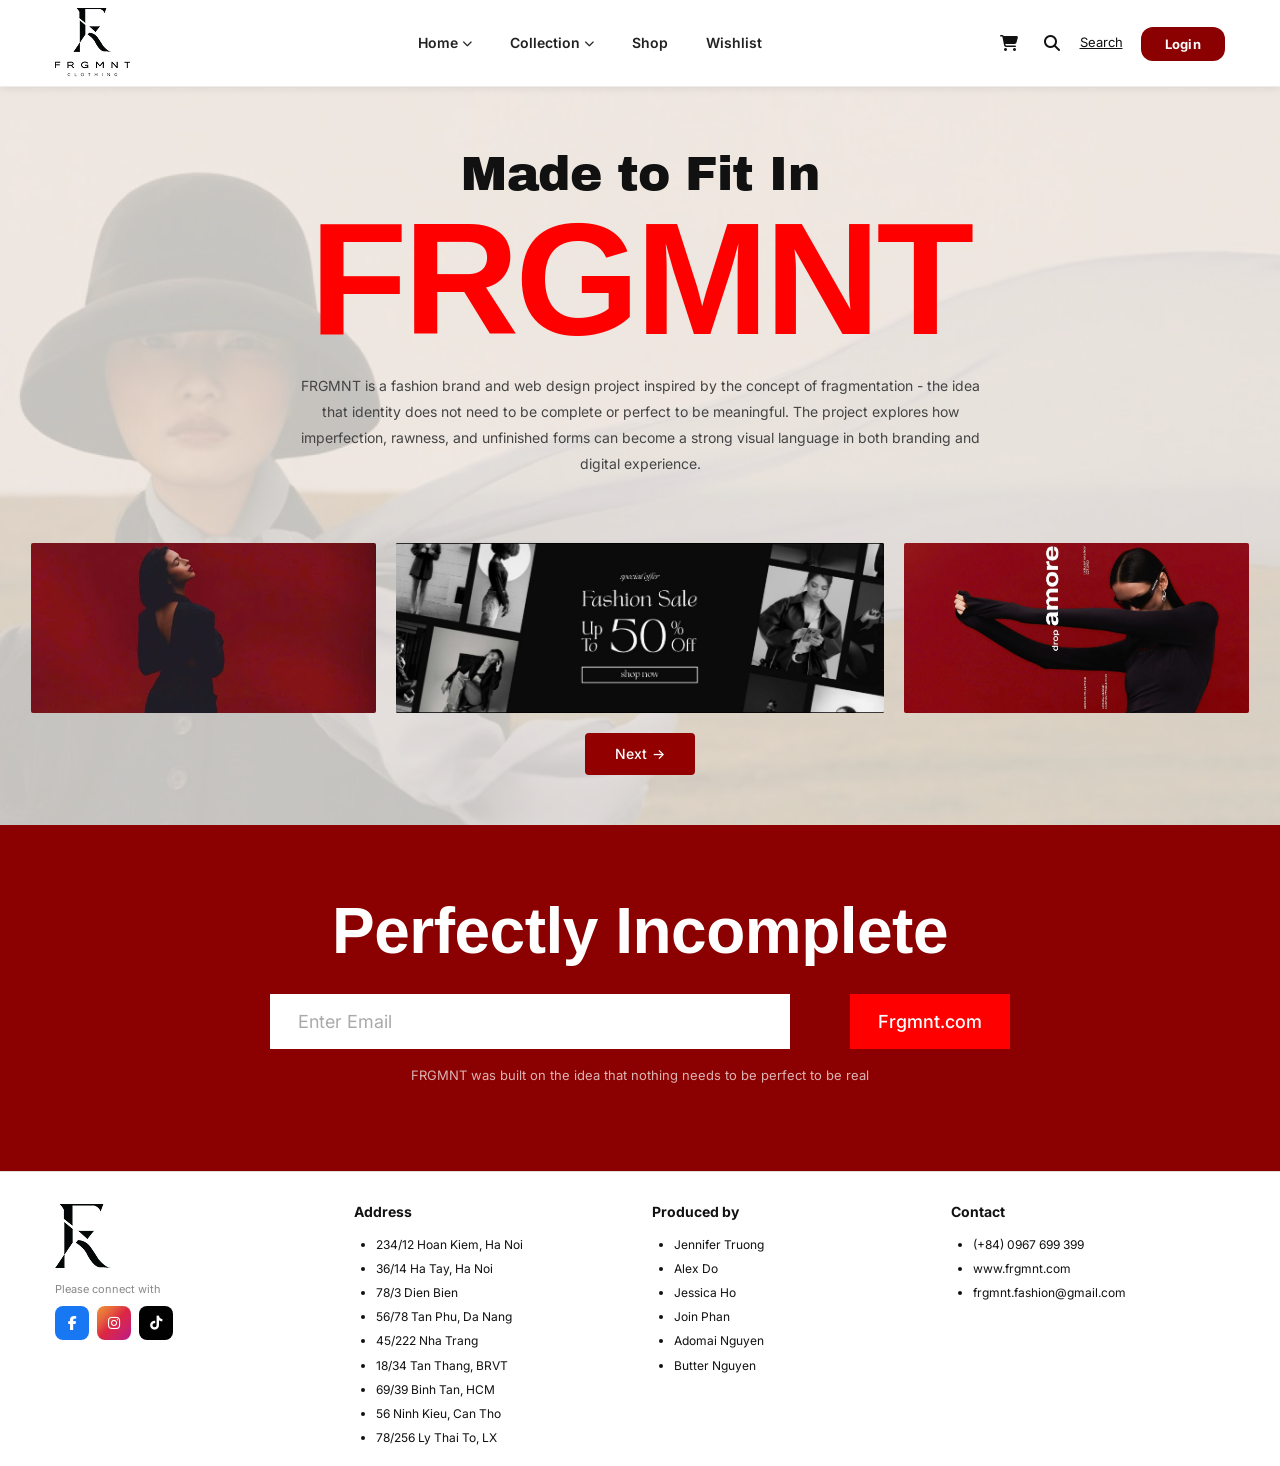
<file: index.html>
<!doctype html>
<html lang="en">
  <head>
    <meta charset="UTF-8" />
    <meta name="viewport" content="width=device-width, initial-scale=1.0" />
    <title>FRGMNT Made to Fit In</title>
    <meta
      name="description"
      content="FRGMNT is a fashion brand inspired by fragmentation – identity does not need to be complete to be meaningful."
    />

    <link
      rel="stylesheet"
      href="https://cdn.jsdelivr.net/npm/bootstrap@5.3.2/dist/css/bootstrap.min.css"
    />
    <link
      href="https://fonts.googleapis.com/css2?family=Archivo+Black&display=swap"
      rel="stylesheet"
    />
    <link
      rel="stylesheet"
      href="https://cdnjs.cloudflare.com/ajax/libs/font-awesome/6.5.0/css/all.min.css"
    />
    <link rel="stylesheet" href="assets/css/style.css" />
    <link rel="stylesheet" href="assets/css/responsive.css" />
    <style>
      .hero {
        position: relative;
        background: #f0ece6;
        overflow: hidden;
        min-height: 82vh;
        display: flex;
        flex-direction: column;
        align-items: center;
      }

      .hero-bg-img {
        position: absolute;
        inset: 0;
        background: url("assets/images/hero-bg.png") center/cover no-repeat;
        opacity: 0.18;
      }

      .hero-top {
        position: relative;
        z-index: 2;
        text-align: center;
        padding: 60px 20px 30px;
        width: 100%;
      }

      .hero-tagline {
        font-family: "Archivo Black", sans-serif;
        font-size: clamp(1.6rem, 3.8vw, 3.5rem);
        font-weight: 400;
        color: #111;
        letter-spacing: -0.5px;
        margin-bottom: 8px;
        line-height: 1.1;
      }

      .hero-brand {
        font-family: "Arial Black", "Impact", sans-serif;
        font-weight: 900;
        font-size: clamp(5rem, 14vw, 10rem);
        line-height: 0.88;
        color: #ff0000;
        letter-spacing: -4px;
        margin: 0 0 24px;
      }

      .hero-desc {
        font-size: 14px;
        color: #444;
        line-height: 1.85;
        max-width: 700px;
        margin: 0 auto 36px;
      }

      .hero-gallery {
        position: relative;
        z-index: 2;
        width: 100%;
        max-width: 1250px;
        padding: 0 16px;
      }

      .gallery-3 {
        display: grid;
        grid-template-columns: 1.7fr 2.4fr 1.7fr;
        gap: 20px;
        height: 170px;
      }

      .gallery-item {
        overflow: hidden;
        border-radius: 2px;
        cursor: pointer;
        background: #000;
      }

      .gallery-item img {
        width: 100%;
        height: 100%;
        background: #000;
        transition: transform 0.5s ease;
        display: block;
      }

      .gallery-item:nth-child(1) img {
        object-fit: cover;
        object-position: center;
      }

      .gallery-item:nth-child(2) img {
        object-fit: contain;
        object-position: center;
        transform: scale(1.04);
      }

      .gallery-item:nth-child(3) img {
        object-fit: cover;
        object-position: center;
      }

      .gallery-item:nth-child(1):hover img,
      .gallery-item:nth-child(3):hover img {
        transform: scale(1.03);
      }

      .gallery-item:nth-child(2):hover img {
        transform: scale(1.07);
      }

      .hero-next-row {
        position: relative;
        z-index: 2;
        padding: 20px 0 40px;
      }

      .btn-next {
        display: inline-flex;
        align-items: center;
        justify-content: center;
        gap: 8px;
        min-width: 110px;
        height: 42px;
        padding: 0 18px;
        border: 0;
        border-radius: 4px;
        background: #920000;
        color: #ffffff;
        font-size: 14px;
        font-weight: 500;
        cursor: pointer;
        letter-spacing: 0.3px;
        text-decoration: none;
        transition:
          background-color 0.2s ease,
          transform 0.2s ease;
      }

      .btn-next:hover {
        background: #700000;
        color: #ffffff;
        transform: translateY(-1px);
      }

      @media (max-width: 768px) {
        .hero-gallery {
          max-width: 100%;
        }

        .gallery-3 {
          grid-template-columns: 1.4fr 2fr 1.4fr;
          height: 130px;
          gap: 8px;
        }

        .gallery-item:nth-child(2) img {
          transform: scale(1.04);
        }

        .gallery-item:nth-child(2):hover img {
          transform: scale(1.07);
        }

        .hero-brand {
          letter-spacing: -2px;
        }
      }

      @media (max-width: 576px) {
        .gallery-3 {
          grid-template-columns: 1fr;
          height: auto;
        }

        .gallery-item {
          height: 220px;
        }

        .gallery-item:nth-child(1) img,
        .gallery-item:nth-child(2) img,
        .gallery-item:nth-child(3) img {
          object-fit: cover;
          object-position: center;
          transform: none;
        }

        .gallery-item:nth-child(1):hover img,
        .gallery-item:nth-child(2):hover img,
        .gallery-item:nth-child(3):hover img {
          transform: scale(1.03);
        }
      }

    </style>
  </head>

  <body>

    <div id="nav-root"></div>

    <section class="hero">
      <div class="hero-bg-img"></div>

      <div class="hero-top">
        <p class="hero-tagline">Made to Fit In</p>
        <h1 class="hero-brand">FRGMNT</h1>
        <p class="hero-desc">
          FRGMNT is a fashion brand and web design project inspired by the
          concept of fragmentation - the idea that identity does not need to be
          complete or perfect to be meaningful. The project explores how
          imperfection, rawness, and unfinished forms can become a strong visual
          language in both branding and digital experience.
        </p>
      </div>

      <div class="hero-gallery">
        <div class="gallery-3">
          <div class="gallery-item">
            <img src="assets/images/homepage/1.jpg" alt="FRGMNT Fashion" />
          </div>

          <div class="gallery-item">
            <img src="assets/images/homepage/3.png" alt="Fashion Sale" />
          </div>

          <div class="gallery-item">
            <img src="assets/images/homepage/2.jpg" alt="FRGMNT Collection" />
          </div>
        </div>
      </div>

      <div class="hero-next-row text-center">
        <a class="btn-next" href="pages/about.html">Next &rarr;</a>
      </div>
    </section>

    <div id="cta-root"></div>

    <div id="footer-root"></div>

    <script src="https://cdn.jsdelivr.net/npm/bootstrap@5.3.2/dist/js/bootstrap.bundle.min.js"></script>
    <script src="./assets/js/components.js"></script>
    <script src="assets/js/main.js"></script>

  </body>
</html>
</file>
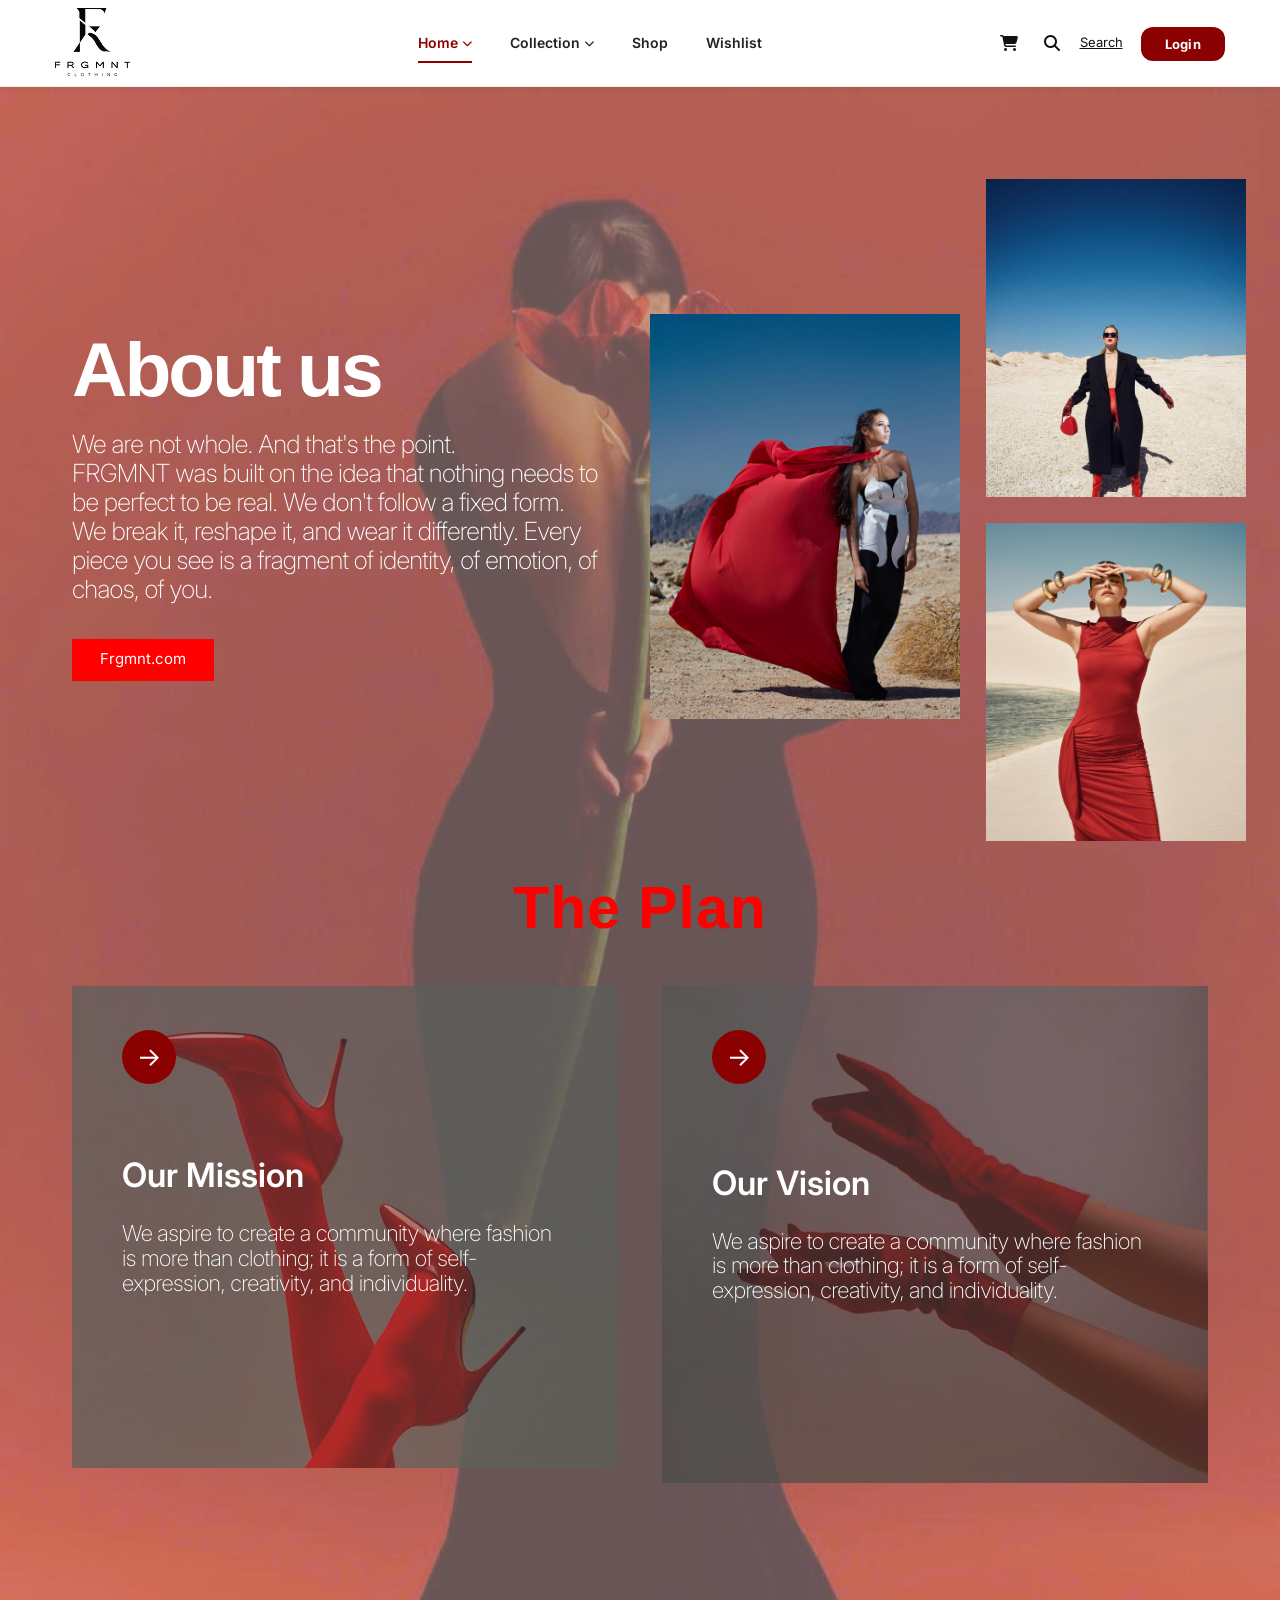
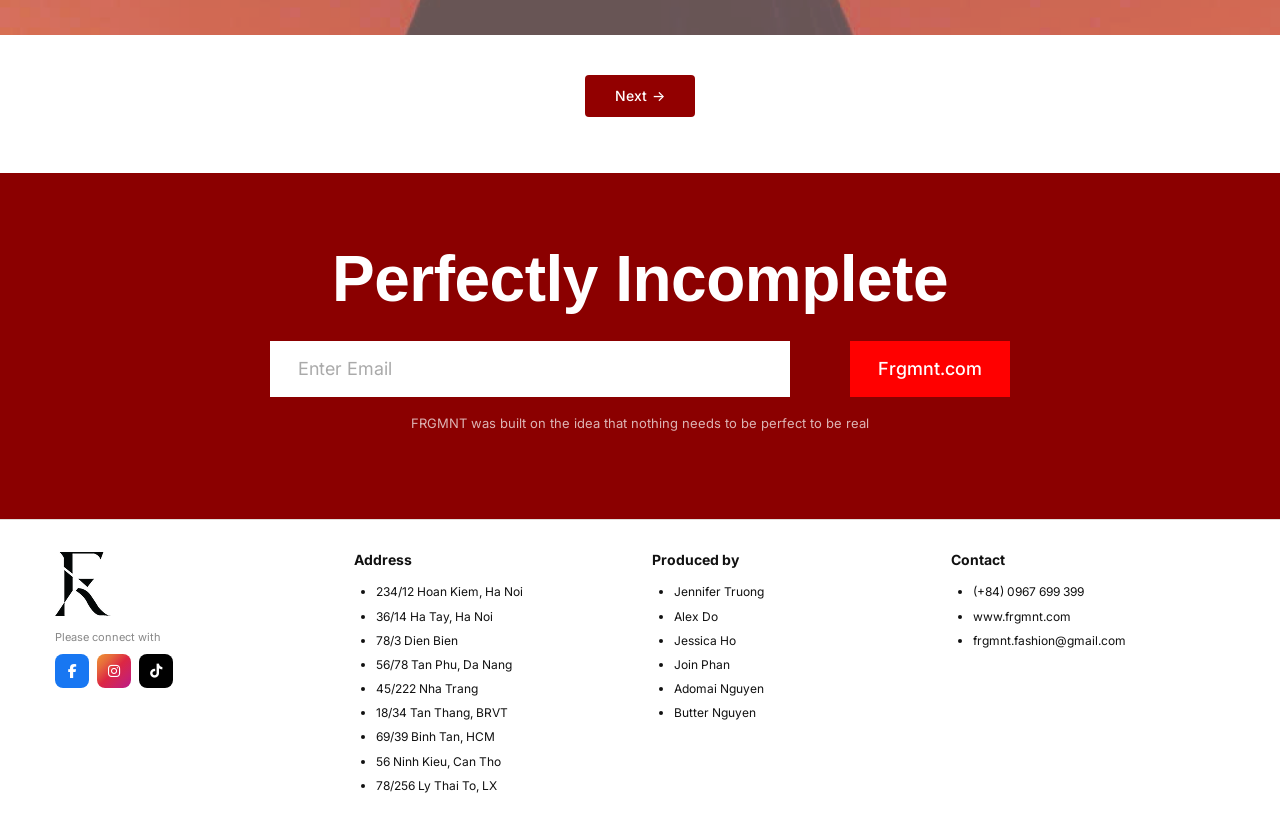
<file: pages/about.html>
<!doctype html>
<html lang="en">
  <head>
    <meta charset="UTF-8" />
    <meta name="viewport" content="width=device-width, initial-scale=1.0" />
    <title>About Us</title>
    <meta
      name="description"
      content="We are not whole. And that's the point. FRGMNT was built on the idea that nothing needs to be perfect to be real."
    />

    <link
      rel="stylesheet"
      href="https://cdn.jsdelivr.net/npm/bootstrap@5.3.2/dist/css/bootstrap.min.css"
    />
    <link
      rel="stylesheet"
      href="https://cdnjs.cloudflare.com/ajax/libs/font-awesome/6.5.0/css/all.min.css"
    />
    <link rel="stylesheet" href="../assets/css/style.css" />
    <link rel="stylesheet" href="../assets/css/responsive.css" />

    <style>
      html,
      body {
        margin: 0;
        padding: 0;
      }

      body {
        background: #fff;
      }

      .about-page {
        width: 100%;
        margin: 0;
        padding: 0;
        background: #fff;
        overflow: hidden;
      }

      .about-page .frgmnt-nav {
        position: sticky;
        top: 0;
        box-shadow: var(--shadow-sm);
        border-bottom: 1px solid rgba(0, 0, 0, 0.07);
        z-index: 1000;
      }
      .about-main {
        position: relative;
        width: 100%;
        overflow: hidden;
        background: #b65a52;
      }

      .about-main::before {
        content: "";
        position: absolute;
        inset: 0;
        background: url("../assets/images/about/4.jpg") center top / cover
          no-repeat;
        opacity: 0.72;
        z-index: 1;
      }

      .about-main::after {
        content: "";
        position: absolute;
        inset: 0;
        background: rgba(255, 255, 255, 0.26);
        z-index: 2;
      }

      .about-content {
        position: relative;
        z-index: 5;
        width: 100%;
        padding: 92px 72px 76px;
      }

      .about-hero {
        display: grid;
        grid-template-columns: 38% 62%;
        gap: 38px;
        align-items: start;
        min-height: 620px;
        margin-bottom: 34px;
      }

      .about-text {
        padding-top: 155px;
      }

      .about-title {
        font-family: "Arial Black", Impact, sans-serif;
        font-size: clamp(4.4rem, 6vw, 7rem);
        font-weight: 900;
        color: #fff;
        line-height: 0.92;
        letter-spacing: -3px;
        margin-bottom: 26px;
      }

      .about-desc {
        width: 900px;
        max-width: 900px;
        color: #fff;
        font-family: "Inter", sans-serif;
        font-size: 25px;
        font-weight: 200 !important;
        line-height: 1.16;
        letter-spacing: -0.7px;
        margin-bottom: 34px;
        -webkit-font-smoothing: antialiased;
        text-rendering: geometricPrecision;
      }

      .btn-about {
        width: 142px;
        height: 42px;
        background: #ff0000;
        color: #fff;
        font-family: "Inter", sans-serif;
        font-size: 15px;
        font-weight: 400;
        display: inline-flex;
        align-items: center;
        justify-content: center;
        text-decoration: none;
        border-radius: 0;
        transition: 0.25s ease;
      }

      .btn-about:hover {
        background: #cc0000;
        color: #fff;
      }
      .about-images {
        display: grid;
        grid-template-columns: 310px 260px;
        gap: 26px;
        justify-content: end;
        align-items: start;
        padding-right: 0;
      }

      .about-img {
        overflow: hidden;
        background: #ddd;
      }

      .about-img img {
        width: 100%;
        height: 100%;
        object-fit: cover;
        display: block;
        transition: transform 0.35s ease;
      }

      .about-img:hover img {
        transform: scale(1.04);
      }

      .about-img-main {
        width: 310px;
        height: 405px;
        margin-top: 135px;
      }

      .about-img-main img {
        object-position: center center;
      }

      .about-side-stack {
        display: grid;
        grid-template-columns: 1fr;
        gap: 26px;
      }

      .about-img-top,
      .about-img-bottom {
        width: 260px;
        height: 318px;
      }

      .about-img-top img,
      .about-img-bottom img {
        object-position: center top;
      }

      .the-plan-section {
        position: relative;
        z-index: 6;
        padding-top: 4px;
        padding-bottom: 76px;
      }

      .the-plan-title {
        font-family: "Arial Black", Impact, sans-serif;
        font-size: clamp(3rem, 4.6vw, 4.8rem);
        font-weight: 900;
        color: #ff0000;
        text-align: center;
        line-height: 1;
        letter-spacing: 1px;
        margin-bottom: 48px;
      }

      .plan-grid {
        display: grid;
        grid-template-columns: 1fr 1fr;
        gap: 44px;
        width: 100%;
        align-items: start;
      }

      .plan-card {
        position: relative;
        width: 100%;
        height: auto;
        overflow: hidden;
        background: transparent;
      }

      .plan-card-img {
        width: 100%;
        height: auto;
        display: block;
        object-fit: contain;
        object-position: center;
        filter: saturate(1.9) contrast(1.12) brightness(0.92);
      }

      .plan-card::after {
        content: "";
        position: absolute;
        inset: 0;
        background: rgba(65, 65, 65, 0.28);
        z-index: 2;
        pointer-events: none;
      }

      .plan-card-content {
        position: absolute;
        inset: 0;
        z-index: 3;
        padding: 0 50px;
        display: flex;
        flex-direction: column;
        justify-content: center;
        align-items: flex-start;
      }

      .plan-arrow-btn {
        position: absolute;
        top: 44px;
        left: 50px;
        width: 54px;
        height: 54px;
        border-radius: 50%;
        background: #8b0000;
        color: #fff;
        font-size: 26px;
        line-height: 1;
        display: inline-flex;
        align-items: center;
        justify-content: center;
        margin: 0;
      }

      .plan-card-title {
        font-family: "Inter", sans-serif;
        font-size: 2.1rem;
        font-weight: 600;
        color: #fff;
        line-height: 1.1;
        margin-bottom: 28px;
      }

      .plan-card-desc {
        width: 580px;
        max-width: 580px;
        color: #fff;
        font-family: "Inter", sans-serif;
        font-size: 22px;
        font-weight: 200 !important;
        line-height: 1.12;
        letter-spacing: -0.6px;
        margin: 0;
        -webkit-font-smoothing: antialiased;
        text-rendering: geometricPrecision;
      }

      .about-white-gap {
        height: 58px;
        background: #fff;
      }

      @media (max-width: 991.98px) {
        .about-content {
          padding: 56px 36px 60px;
        }

        .about-hero {
          grid-template-columns: 1fr;
          gap: 28px;
          min-height: auto;
          margin-bottom: 28px;
        }

        .about-text {
          padding-top: 32px;
        }

        .about-title {
          font-size: clamp(3.2rem, 8vw, 5.5rem);
          letter-spacing: -2px;
        }

        .about-desc {
          width: 100%;
          max-width: 100%;
          font-size: clamp(16px, 2.2vw, 22px);
        }

        .about-images {
          grid-template-columns: 1fr 1fr;
          justify-content: stretch;
          gap: 16px;
        }

        .about-img-main {
          width: 100%;
          height: 320px;
          margin-top: 0;
          grid-column: 1 / 3;
        }

        .about-side-stack {
          grid-column: 1 / 3;
          grid-template-columns: 1fr 1fr;
          gap: 16px;
        }

        .about-img-top,
        .about-img-bottom {
          width: 100%;
          height: 240px;
        }

        .plan-grid {
          grid-template-columns: 1fr;
          gap: 28px;
        }

        .plan-card-desc {
          width: 100%;
          max-width: 100%;
          font-size: clamp(16px, 2vw, 20px);
        }

        .plan-card-content {
          padding: 0 32px;
        }

        .plan-arrow-btn {
          left: 32px;
          top: 32px;
          width: 44px;
          height: 44px;
          font-size: 20px;
        }
      }
      @media (max-width: 767.98px) {
        .about-content {
          padding: 36px 20px 44px;
        }

        .about-text {
          padding-top: 16px;
        }

        .about-title {
          font-size: clamp(2.6rem, 10vw, 4rem);
          letter-spacing: -1px;
          margin-bottom: 16px;
        }

        .about-desc {
          font-size: 15px;
          line-height: 1.45;
          margin-bottom: 20px;
        }

        .about-desc br {
          display: none;
        }

        .btn-about {
          width: 120px;
          height: 38px;
          font-size: 13px;
        }

        .about-images {
          grid-template-columns: 1fr;
        }

        .about-img-main {
          grid-column: auto;
          height: 260px;
        }

        .about-side-stack {
          grid-column: auto;
          grid-template-columns: 1fr;
        }

        .about-img-top,
        .about-img-bottom {
          height: 220px;
        }

        .the-plan-section {
          padding-bottom: 44px;
        }

        .plan-card-title {
          font-size: 1.5rem;
          margin-bottom: 16px;
        }

        .plan-card-desc {
          font-size: 14px;
          line-height: 1.4;
        }

        .plan-card-desc br {
          display: none;
        }

        .plan-card-content {
          padding: 0 20px;
        }

        .plan-arrow-btn {
          left: 20px;
          top: 20px;
          width: 38px;
          height: 38px;
          font-size: 18px;
        }

        .about-white-gap {
          height: 32px;
        }

        .about-next-wrap {
          padding: 32px 20px 40px;
        }
      }
      @media (max-width: 479.98px) {
        .about-content {
          padding: 28px 16px 36px;
        }

        .about-title {
          font-size: clamp(2.2rem, 11vw, 3.2rem);
        }

        .about-images {
          gap: 10px;
        }

        .about-img-main,
        .about-img-top,
        .about-img-bottom {
          height: 190px;
        }
      }
    </style>
  </head>

  <body>
    <div class="about-page">
      <div id="nav-root"></div>

      <main class="about-main">
        <div class="about-content">

          <section class="about-hero">
            <div class="about-text">
              <h1 class="about-title">About us</h1>

              <p class="about-desc">
                We are not whole. And that's the point.<br />
                FRGMNT was built on the idea that nothing needs to<br />
                be perfect to be real. We don't follow a fixed form.<br />
                We break it, reshape it, and wear it differently. Every<br />
                piece you see is a fragment of identity, of emotion, of<br />
                chaos, of you.
              </p>

              <a href="#" class="btn-about">Frgmnt.com</a>
            </div>

            <div class="about-images">
              <div class="about-img about-img-main">
                <img
                  src="../assets/images/about/5.jpg"
                  alt="FRGMNT Red flowing dress"
                />
              </div>

              <div class="about-side-stack">
                <div class="about-img about-img-top">
                  <img
                    src="../assets/images/about/6.jpg"
                    alt="FRGMNT Desert outfit"
                  />
                </div>

                <div class="about-img about-img-bottom">
                  <img
                    src="../assets/images/about/1.jpg"
                    alt="FRGMNT Red dress"
                  />
                </div>
              </div>
            </div>
          </section>

          <section class="the-plan-section">
            <h2 class="the-plan-title">The Plan</h2>

            <div class="plan-grid">
              <div class="plan-card">
                <img
                  class="plan-card-img"
                  src="../assets/images/about/2.jpg"
                  alt="Our Mission"
                />

                <div class="plan-card-content">
                  <div class="plan-arrow-btn">&#8594;</div>

                  <h3 class="plan-card-title">Our Mission</h3>

                  <p class="plan-card-desc">
                    We aspire to create a community where fashion<br />
                    is more than clothing; it is a form of self-<br />
                    expression, creativity, and individuality.
                  </p>
                </div>
              </div>

              <div class="plan-card">
                <img
                  class="plan-card-img"
                  src="../assets/images/about/3.jpg"
                  alt="Our Vision"
                />

                <div class="plan-card-content">
                  <div class="plan-arrow-btn">&#8594;</div>

                  <h3 class="plan-card-title">Our Vision</h3>

                  <p class="plan-card-desc">
                    We aspire to create a community where fashion<br />
                    is more than clothing; it is a form of self-<br />
                    expression, creativity, and individuality.
                  </p>
                </div>
              </div>
            </div>
          </section>
        </div>
      </main>

      <div class="next-row">
        <a href="story.html" class="btn-next">Next &rarr;</a>
      </div>
      <div id="cta-root"></div>
      <div id="footer-root"></div>
    </div>

    <script src="https://cdn.jsdelivr.net/npm/bootstrap@5.3.2/dist/js/bootstrap.bundle.min.js"></script>
    <script src="../assets/js/components.js"></script>
    <script src="../assets/js/main.js"></script>
  </body>
</html>
</file>
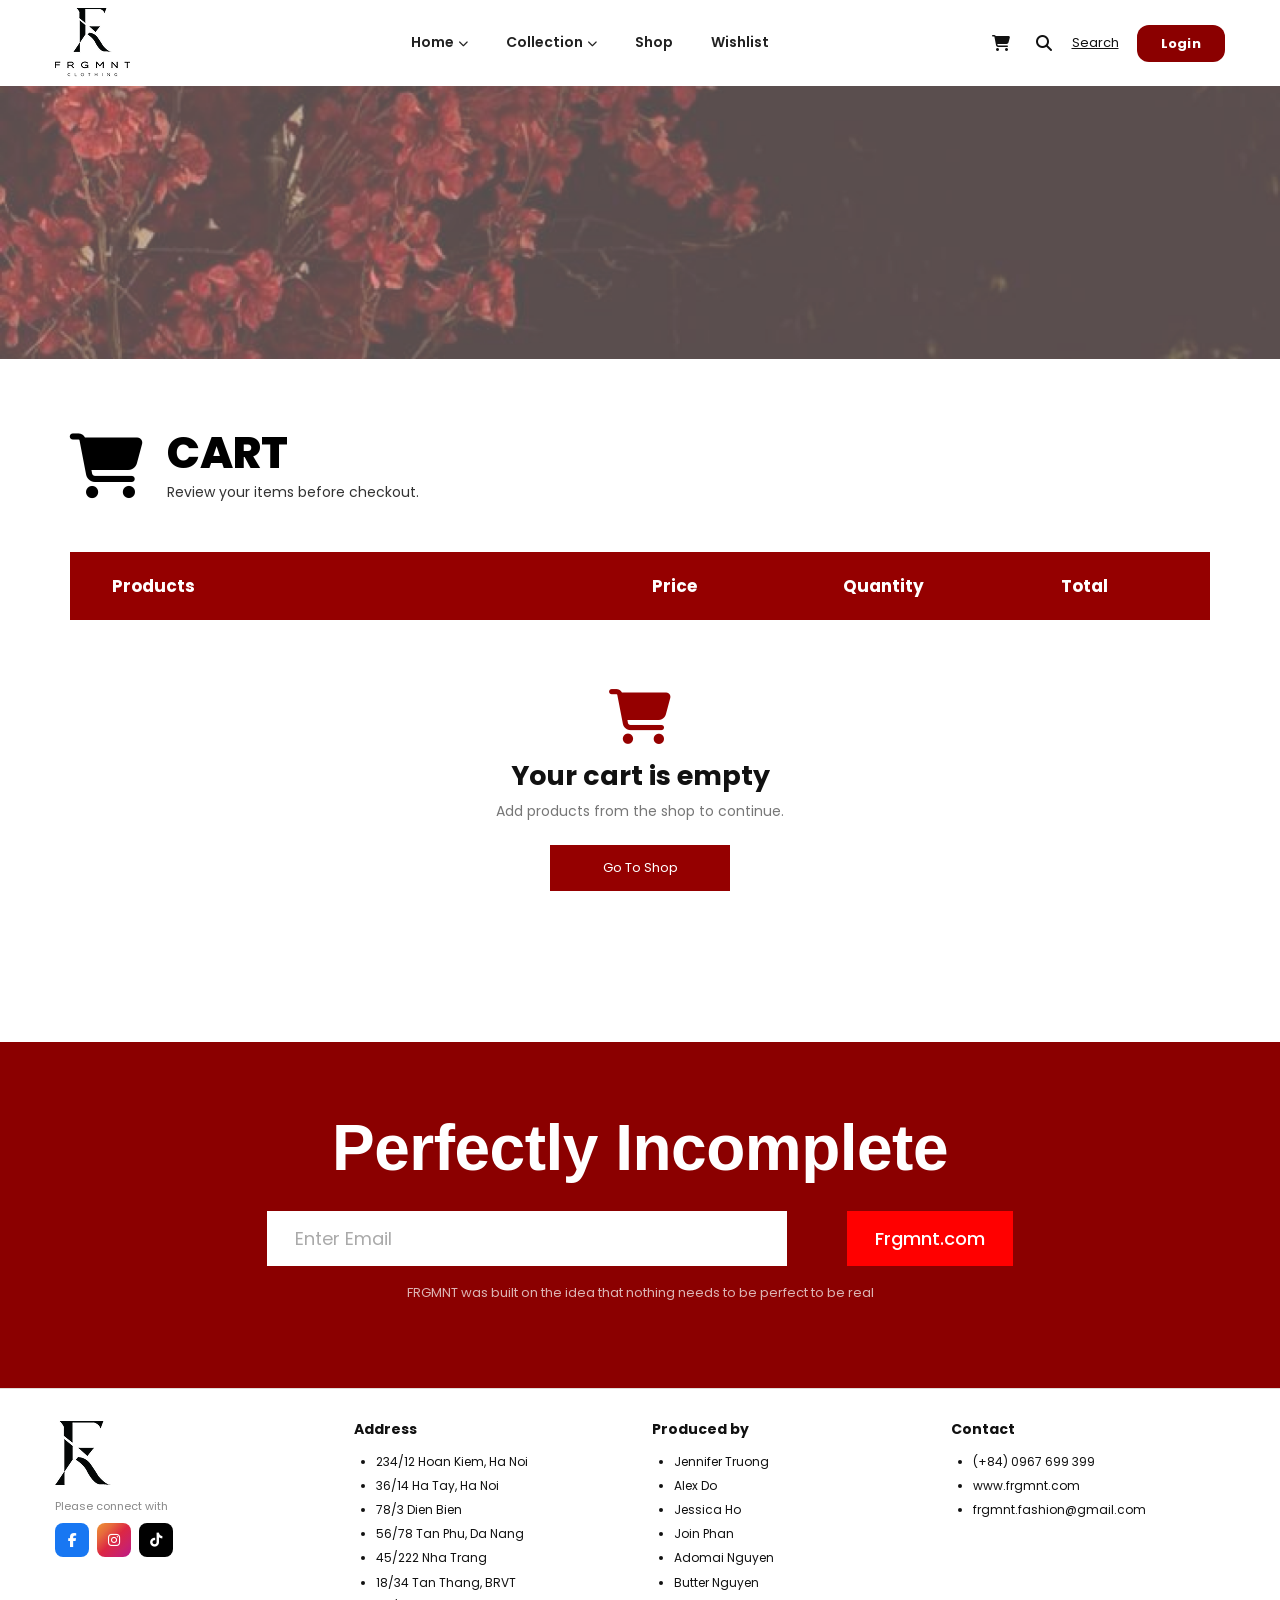
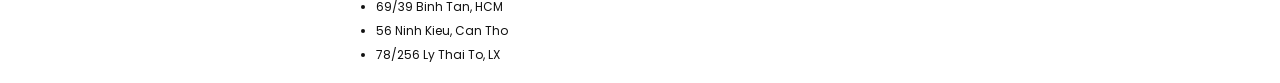
<file: pages/cart.html>
<!DOCTYPE html>
<html lang="en">

<head>
  <meta charset="UTF-8">

  <meta name="viewport" content="width=device-width, initial-scale=1.0">

  <title>Cart - FRGMNT</title>

  <meta name="description" content="Review your FRGMNT shopping cart before checkout.">

  <link rel="preconnect" href="https://fonts.googleapis.com">

  <link rel="preconnect" href="https://fonts.gstatic.com" crossorigin>

  <link href="https://fonts.googleapis.com/css2?family=Poppins:wght@300;400;500;600;700;800;900&display=swap"
    rel="stylesheet">

  <link rel="stylesheet" href="https://cdn.jsdelivr.net/npm/bootstrap@5.3.2/dist/css/bootstrap.min.css">

  <link rel="stylesheet" href="https://cdnjs.cloudflare.com/ajax/libs/font-awesome/6.5.0/css/all.min.css">

  <link rel="stylesheet" href="../assets/css/style.css">

  <link rel="stylesheet" href="../assets/css/responsive.css">

  <style>
    *,
    *::before,
    *::after {
      box-sizing: border-box;
    }

    html {
      scroll-behavior: smooth;
    }

    body {
      margin: 0;
      min-height: 100vh;
      overflow-x: hidden;

      background: #ffffff;
      color: #111111;

      font-family: "Poppins", sans-serif;
    }

    img {
      display: block;
      max-width: 100%;
    }

    button,
    input {
      font-family: "Poppins", sans-serif;
    }

    button {
      cursor: pointer;
    }

    a {
      color: inherit;
      text-decoration: none;
    }

    #nav-root,
    #nav-root>* {
      margin-bottom: 0 !important;

      border: 0 !important;
      border-bottom: 0 !important;

      box-shadow: none !important;
    }

    #cta-root,
    #footer-root {
      width: 100%;
    }

    .cart-page {
      width: 100%;
      min-height: 100vh;

      background: #ffffff;
    }

    .cart-hero {
      width: 100%;
      height: auto;
      overflow: hidden;
    }

    .cart-hero img {
      width: 100%;
      height: auto;
      object-fit: contain;
    }

    .cart-main {
      width: 100%;
      max-width: 1380px;

      margin: 0 auto;

      padding:
        72px 70px 82px;
    }

    .cart-heading {
      display: flex;
      align-items: center;

      gap: 24px;

      margin-bottom: 48px;
    }

    .cart-heading-icon {
      color: #000000;

      font-size: 65px;
      line-height: 1;
    }

    .cart-heading-text h1 {
      margin: 0 0 6px;

      color: #000000;

      font-size: 44px;
      font-weight: 800;
      line-height: 1;

      text-transform: uppercase;
    }

    .cart-heading-text p {
      margin: 0;

      color: #333333;

      font-size: 14px;
      font-weight: 400;
    }

    .cart-table-header {
      display: grid;

      grid-template-columns:
        minmax(0, 1.7fr) minmax(120px, 0.65fr) minmax(170px, 0.85fr) minmax(120px, 0.6fr);

      align-items: center;

      min-height: 68px;

      padding:
        0 42px;

      background: #950000;
      color: #ffffff;
    }

    .cart-table-header span {
      font-size: 17px;
      font-weight: 700;
    }

    .cart-table-header span:not(:first-child) {
      text-align: center;
    }

    .cart-item {
      display: grid;

      grid-template-columns:
        minmax(0, 1.7fr) minmax(120px, 0.65fr) minmax(170px, 0.85fr) minmax(120px, 0.6fr);

      align-items: center;

      min-height: 145px;

      padding:
        20px 42px;

      border-bottom:
        6px solid #950000;
    }

    .cart-product-cell {
      min-width: 0;

      display: grid;

      grid-template-columns:
        25px 96px minmax(0, 1fr);

      align-items: center;

      gap: 18px;
    }

    .cart-remove {
      width: 25px;
      height: 25px;

      display: inline-flex;
      align-items: center;
      justify-content: center;

      padding: 0;

      border: 0;
      border-radius: 50%;

      background: transparent;
      color: #111111;

      font-size: 13px;
    }

    .cart-remove:hover {
      background: #950000;
      color: #ffffff;
    }

    .cart-product-image-link {
      width: 96px;
      height: 96px;

      display: block;

      overflow: hidden;

      background: #eeeeee;
    }

    .cart-product-image {
      width: 100%;
      height: 100%;

      object-fit: contain;
      object-position: center;
    }

    .cart-product-info {
      min-width: 0;
    }

    .cart-product-name {
      display: inline-block;

      margin-bottom: 7px;

      color: #111111;

      font-size: 16px;
      font-weight: 700;
      line-height: 1.3;

      text-transform: uppercase;
    }

    .cart-product-name:hover {
      color: #950000;
    }

    .cart-product-meta {
      margin: 0;

      color: #555555;

      font-size: 10px;
      line-height: 1.5;
    }

    .cart-price,
    .cart-item-total {
      color: #111111;

      font-size: 18px;
      font-weight: 700;

      text-align: center;
    }

    .cart-quantity-wrapper {
      display: flex;
      justify-content: center;
    }

    .cart-quantity {
      width: 118px;
      height: 48px;

      display: grid;

      grid-template-columns:
        36px 1fr 36px;

      align-items: center;

      border:
        2px solid #222222;

      background: #ffffff;
    }

    .cart-quantity button {
      width: 100%;
      height: 100%;

      padding: 0;

      border: 0;

      background: transparent;
      color: #950000;

      font-size: 16px;
    }

    .cart-quantity button:hover {
      background: #950000;
      color: #ffffff;
    }

    .cart-quantity-value {
      color: #111111;

      font-size: 16px;
      font-weight: 500;

      text-align: center;
    }

    .cart-empty {
      display: none;

      min-height: 340px;

      align-items: center;
      justify-content: center;

      text-align: center;
    }

    .cart-empty.show {
      display: flex;
    }

    .cart-empty i {
      margin-bottom: 16px;

      color: #950000;

      font-size: 55px;
    }

    .cart-empty h2 {
      margin: 0 0 8px;

      font-size: 27px;
      font-weight: 700;
    }

    .cart-empty p {
      margin: 0 0 22px;

      color: #777777;

      font-size: 14px;
    }

    .cart-empty-link {
      min-width: 180px;
      height: 46px;

      display: inline-flex;
      align-items: center;
      justify-content: center;

      background: #950000;
      color: #ffffff;

      font-size: 13px;
    }

    .cart-empty-link:hover {
      background: #720000;
      color: #ffffff;
    }

    .cart-bottom {
      display: grid;

      grid-template-columns:
        minmax(0, 1fr) 460px;

      align-items: start;

      gap: 60px;

      margin-top: 54px;
    }

    .continue-shopping {
      min-width: 220px;
      height: 48px;

      display: inline-flex;
      align-items: center;
      justify-content: center;

      gap: 8px;

      padding:
        0 24px;

      background: #950000;
      color: #ffffff;

      font-size: 12px;
      font-weight: 500;
    }

    .continue-shopping:hover {
      background: #720000;
      color: #ffffff;
    }

    .cart-summary-box {
      padding:
        30px 45px;

      background: #dddddd;
    }

    .cart-summary-row {
      display: flex;
      align-items: center;
      justify-content: space-between;

      gap: 20px;

      margin-bottom: 28px;

      color: #222222;

      font-size: 17px;
    }

    .cart-summary-row:last-child {
      margin-bottom: 0;
    }

    .cart-summary-row.total strong {
      color: #950000;

      font-size: 20px;
      font-weight: 700;
    }

    .checkout-button {
      width: 100%;
      min-height: 64px;

      display: inline-flex;
      align-items: center;
      justify-content: center;

      margin-top: 28px;

      background: #950000;
      color: #ffffff;

      font-size: 15px;
      font-weight: 700;

      text-transform: uppercase;
    }

    .checkout-button:hover {
      background: #720000;
      color: #ffffff;
    }

    @media (max-width: 991.98px) {
      .cart-main {
        padding:
          55px 28px 65px;
      }

      .cart-table-header,
      .cart-item {
        grid-template-columns:
          minmax(0, 1.5fr) 100px 145px 100px;

        padding-left: 20px;
        padding-right: 20px;
      }

      .cart-product-cell {
        grid-template-columns:
          22px 76px minmax(0, 1fr);

        gap: 12px;
      }

      .cart-product-image-link {
        width: 76px;
        height: 82px;
      }

      .cart-bottom {
        grid-template-columns: 1fr;
      }

      .cart-summary {
        width: 100%;
        max-width: 520px;

        margin-left: auto;
      }
    }

    @media (max-width: 767.98px) {
      .cart-hero {
        height: 155px;
      }

      .cart-main {
        padding:
          40px 16px 55px;
      }

      .cart-heading {
        gap: 16px;
        margin-bottom: 35px;
      }

      .cart-heading-icon {
        font-size: 46px;
      }

      .cart-heading-text h1 {
        font-size: 32px;
      }

      .cart-heading-text p {
        font-size: 12px;
      }

      .cart-table-header {
        display: none;
      }

      .cart-item {
        grid-template-columns: 1fr;

        gap: 18px;

        padding:
          22px 8px;

        border-bottom-width: 4px;
      }

      .cart-product-cell {
        grid-template-columns:
          22px 82px minmax(0, 1fr);
      }

      .cart-product-image-link {
        width: 82px;
        height: 88px;
      }

      .cart-price,
      .cart-quantity-wrapper,
      .cart-item-total {
        display: flex;
        align-items: center;
        justify-content: space-between;

        padding:
          0 12px;

        text-align: left;
      }

      .cart-price::before {
        content: "Price";

        font-size: 13px;
        font-weight: 500;
      }

      .cart-quantity-wrapper::before {
        content: "Quantity";

        font-size: 13px;
        font-weight: 500;
      }

      .cart-item-total::before {
        content: "Total";

        font-size: 13px;
        font-weight: 500;
      }

      .cart-bottom {
        gap: 35px;
        margin-top: 40px;
      }

      .continue-shopping {
        width: 100%;
      }

      .cart-summary {
        max-width: none;
      }
    }

    @media (max-width: 479.98px) {
      .cart-product-cell {
        grid-template-columns:
          20px 70px minmax(0, 1fr);

        gap: 9px;
      }

      .cart-product-image-link {
        width: 70px;
        height: 78px;
      }

      .cart-product-name {
        font-size: 13px;
      }

      .cart-summary-box {
        padding:
          25px 26px;
      }
    }
  </style>
</head>

<body>

  <div class="cart-page">

    <div id="nav-root"></div>

    <main>

      <section class="cart-hero" aria-label="Shopping cart banner">
        <img src="../assets/images/cart/banner.png" alt="FRGMNT cart banner">
      </section>

      <section class="cart-main">

        <div class="cart-heading">

          <div class="cart-heading-icon">
            <i class="fa-solid fa-cart-shopping"></i>
          </div>

          <div class="cart-heading-text">

            <h1>
              Cart
            </h1>

            <p>
              Review your items before checkout.
            </p>

          </div>

        </div>

        <div class="cart-table">

          <div class="cart-table-header">

            <span>
              Products
            </span>

            <span>
              Price
            </span>

            <span>
              Quantity
            </span>

            <span>
              Total
            </span>

          </div>

          <div id="cartItems" class="cart-items"></div>

          <div id="cartEmpty" class="cart-empty">

            <div>

              <i class="fa-solid fa-cart-shopping"></i>

              <h2>
                Your cart is empty
              </h2>

              <p>
                Add products from the shop to continue.
              </p>

              <a href="shop.html" class="cart-empty-link">
                Go To Shop
              </a>

            </div>

          </div>

        </div>

        <div id="cartBottom" class="cart-bottom">

          <div>

            <a href="shop.html" class="continue-shopping">
              <i class="fa-solid fa-arrow-left"></i>

              Continue Shopping
            </a>

          </div>

          <aside class="cart-summary">

            <div class="cart-summary-box">

              <div class="cart-summary-row">

                <span>
                  Subtotal
                </span>

                <span id="cartSubtotal">
                  $0
                </span>

              </div>

              <div class="cart-summary-row">

                <span>
                  Shipping
                </span>

                <span id="cartShipping">
                  $0
                </span>

              </div>

              <div class="cart-summary-row total">

                <span>
                  Total
                </span>

                <strong id="cartTotal">
                  $0
                </strong>

              </div>

            </div>

            <a href="checkout.html" class="checkout-button">
              Check Out
            </a>

          </aside>

        </div>

      </section>

    </main>

    <div id="cta-root"></div>
    <div id="footer-root"></div>

  </div>

  <script src="https://cdn.jsdelivr.net/npm/bootstrap@5.3.2/dist/js/bootstrap.bundle.min.js"></script>

  <script src="../assets/js/components.js"></script>
  <script src="../assets/js/main.js"></script>

  <script>

    const CART_STORAGE_KEY =
      "frgmnt_cart";

    const SHIPPING_PRICE =
      10;

    const cartItems =
      document.getElementById(
        "cartItems"
      );

    const cartEmpty =
      document.getElementById(
        "cartEmpty"
      );

    const cartBottom =
      document.getElementById(
        "cartBottom"
      );

    const cartSubtotal =
      document.getElementById(
        "cartSubtotal"
      );

    const cartShipping =
      document.getElementById(
        "cartShipping"
      );

    const cartTotal =
      document.getElementById(
        "cartTotal"
      );

    function formatMoney(value) {
      return `$${(
        Number(value) || 0
      ).toLocaleString("en-US")}`;
    }

    function getProductUrl(product) {
      if (product.detailUrl) {
        return product.detailUrl;
      }

      if (product.id === "p01") {
        return "product.html?id=p01";
      }

      return "shop.html";
    }

    function readCart() {
      try {
        const saved =
          localStorage.getItem(
            CART_STORAGE_KEY
          );

        const parsed =
          saved
            ? JSON.parse(saved)
            : [];

        return Array.isArray(parsed)
          ? parsed
          : [];

      } catch (error) {
        console.error(
          "Cannot read cart:",
          error
        );

        return [];
      }
    }

    function saveCart(cart) {
      localStorage.setItem(
        CART_STORAGE_KEY,
        JSON.stringify(cart)
      );

      window.dispatchEvent(
        new CustomEvent(
          "frgmnt-cart-updated",
          {
            detail: {
              cart
            }
          }
        )
      );

      if (
        typeof updateCartCount ===
        "function"
      ) {
        updateCartCount();
      }
    }

    function renderCart() {
      const cart =
        readCart();

      const hasItems =
        cart.length > 0;

      cartItems.style.display =
        hasItems
          ? "block"
          : "none";

      cartEmpty.classList.toggle(
        "show",
        !hasItems
      );

      cartBottom.style.display =
        hasItems
          ? "grid"
          : "none";

      if (!hasItems) {
        cartItems.innerHTML =
          "";

        updateSummary([]);

        return;
      }

      cartItems.innerHTML =
        cart
          .map((product, index) => {
            const name =
              product.name ||
              "Product";

            const price =
              Number(
                product.price
              ) || 0;

            const quantity =
              Math.max(
                1,
                Number(
                  product.qty || product.quantity
                ) || 1
              );

            const image =
              product.image ||
              product.img ||
              "../assets/images/shop/product/FORM_TANK.png";

            const color =
              product.color ||
              "Red";

            const size =
              product.size ||
              "M";

            const itemTotal =
              price *
              quantity;

            const productUrl =
              getProductUrl(
                product
              );

            return `
              <article class="cart-item">

                <div class="cart-product-cell">

                  <button
                    type="button"
                    class="cart-remove"
                    data-remove-index="${index}"
                    aria-label="Remove ${name}"
                  >
                    <i class="fa-solid fa-xmark"></i>
                  </button>

                  <a
                    href="${productUrl}"
                    class="cart-product-image-link"
                  >
                    <img
                      src="${image}"
                      alt="${name}"
                      class="cart-product-image"
                    >
                  </a>

                  <div class="cart-product-info">

                    <a
                      href="${productUrl}"
                      class="cart-product-name"
                    >
                      ${name}
                    </a>

                    <p class="cart-product-meta">
                      Color: ${color} · Size: ${size}
                    </p>

                  </div>

                </div>

                <div class="cart-price">
                  ${formatMoney(price)}
                </div>

                <div class="cart-quantity-wrapper">

                  <div class="cart-quantity">

                    <button
                      type="button"
                      data-cart-index="${index}"
                      data-action="decrease"
                      aria-label="Decrease ${name} quantity"
                    >
                      −
                    </button>

                    <span class="cart-quantity-value">
                      ${quantity}
                    </span>

                    <button
                      type="button"
                      data-cart-index="${index}"
                      data-action="increase"
                      aria-label="Increase ${name} quantity"
                    >
                      +
                    </button>

                  </div>

                </div>

                <div class="cart-item-total">
                  ${formatMoney(itemTotal)}
                </div>

              </article>
            `;
          })
          .join("");

      updateSummary(
        cart
      );

      bindCartEvents();
    }

    function updateSummary(cart) {
      const subtotal =
        cart.reduce(
          (sum, product) => {
            const price =
              Number(
                product.price
              ) || 0;

            const quantity =
              Math.max(
                1,
                Number(
                  product.qty || product.quantity
                ) || 1
              );

            return (
              sum +
              price *
              quantity
            );
          },
          0
        );

      const shipping =
        subtotal > 0
          ? SHIPPING_PRICE
          : 0;

      const total =
        subtotal +
        shipping;

      cartSubtotal.textContent =
        formatMoney(
          subtotal
        );

      cartShipping.textContent =
        formatMoney(
          shipping
        );

      cartTotal.textContent =
        formatMoney(
          total
        );
    }

    function updateQuantity(
      index,
      amount
    ) {
      const cart =
        readCart();

      const product =
        cart[index];

      if (!product) {
        return;
      }

      const currentQuantity =
        Math.max(
          1,
          Number(
            product.qty || product.quantity
          ) || 1
        );

      const newQuantity =
        currentQuantity +
        amount;

      if (newQuantity < 1) {
        return;
      }

      if ('qty' in product) {
        product.qty = newQuantity;
      } else {
        product.quantity = newQuantity;
      }

      saveCart(
        cart
      );

      renderCart();
    }

    function removeProduct(index) {
      const cart =
        readCart();

      if (!cart[index]) {
        return;
      }

      cart.splice(
        index,
        1
      );

      saveCart(
        cart
      );

      renderCart();
    }

    function bindCartEvents() {
      document
        .querySelectorAll(
          "[data-remove-index]"
        )
        .forEach((button) => {
          button.addEventListener(
            "click",
            () => {
              removeProduct(
                Number(
                  button.dataset
                    .removeIndex
                )
              );
            }
          );
        });

      document
        .querySelectorAll(
          "[data-action]"
        )
        .forEach((button) => {
          button.addEventListener(
            "click",
            () => {
              const index =
                Number(
                  button.dataset
                    .cartIndex
                );

              const amount =
                button.dataset.action ===
                  "increase"
                  ? 1
                  : -1;

              updateQuantity(
                index,
                amount
              );
            }
          );
        });
    }

    window.addEventListener(
      "storage",
      (event) => {
        if (
          event.key ===
          CART_STORAGE_KEY
        ) {
          renderCart();
        }
      }
    );

    window.addEventListener(
      "pageshow",
      renderCart
    );

    renderCart();
  </script>

</body>

</html>
</file>
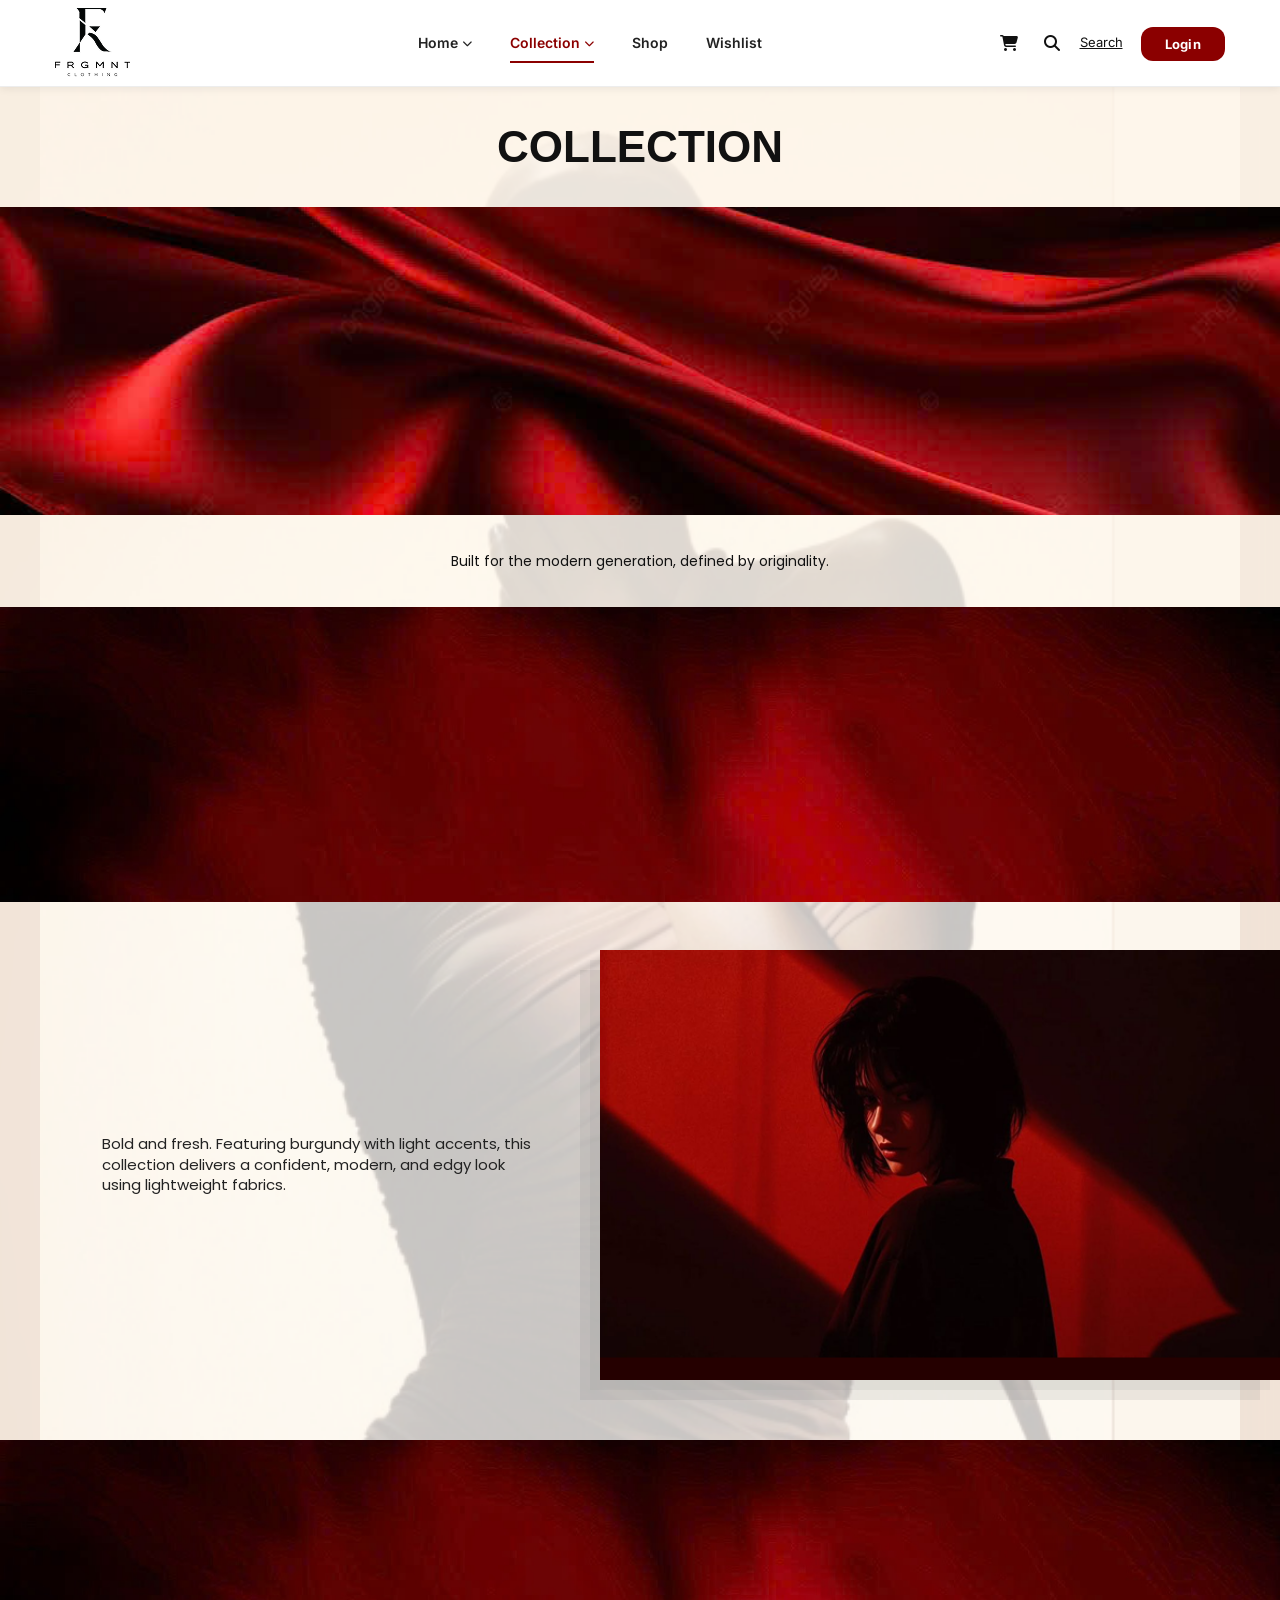
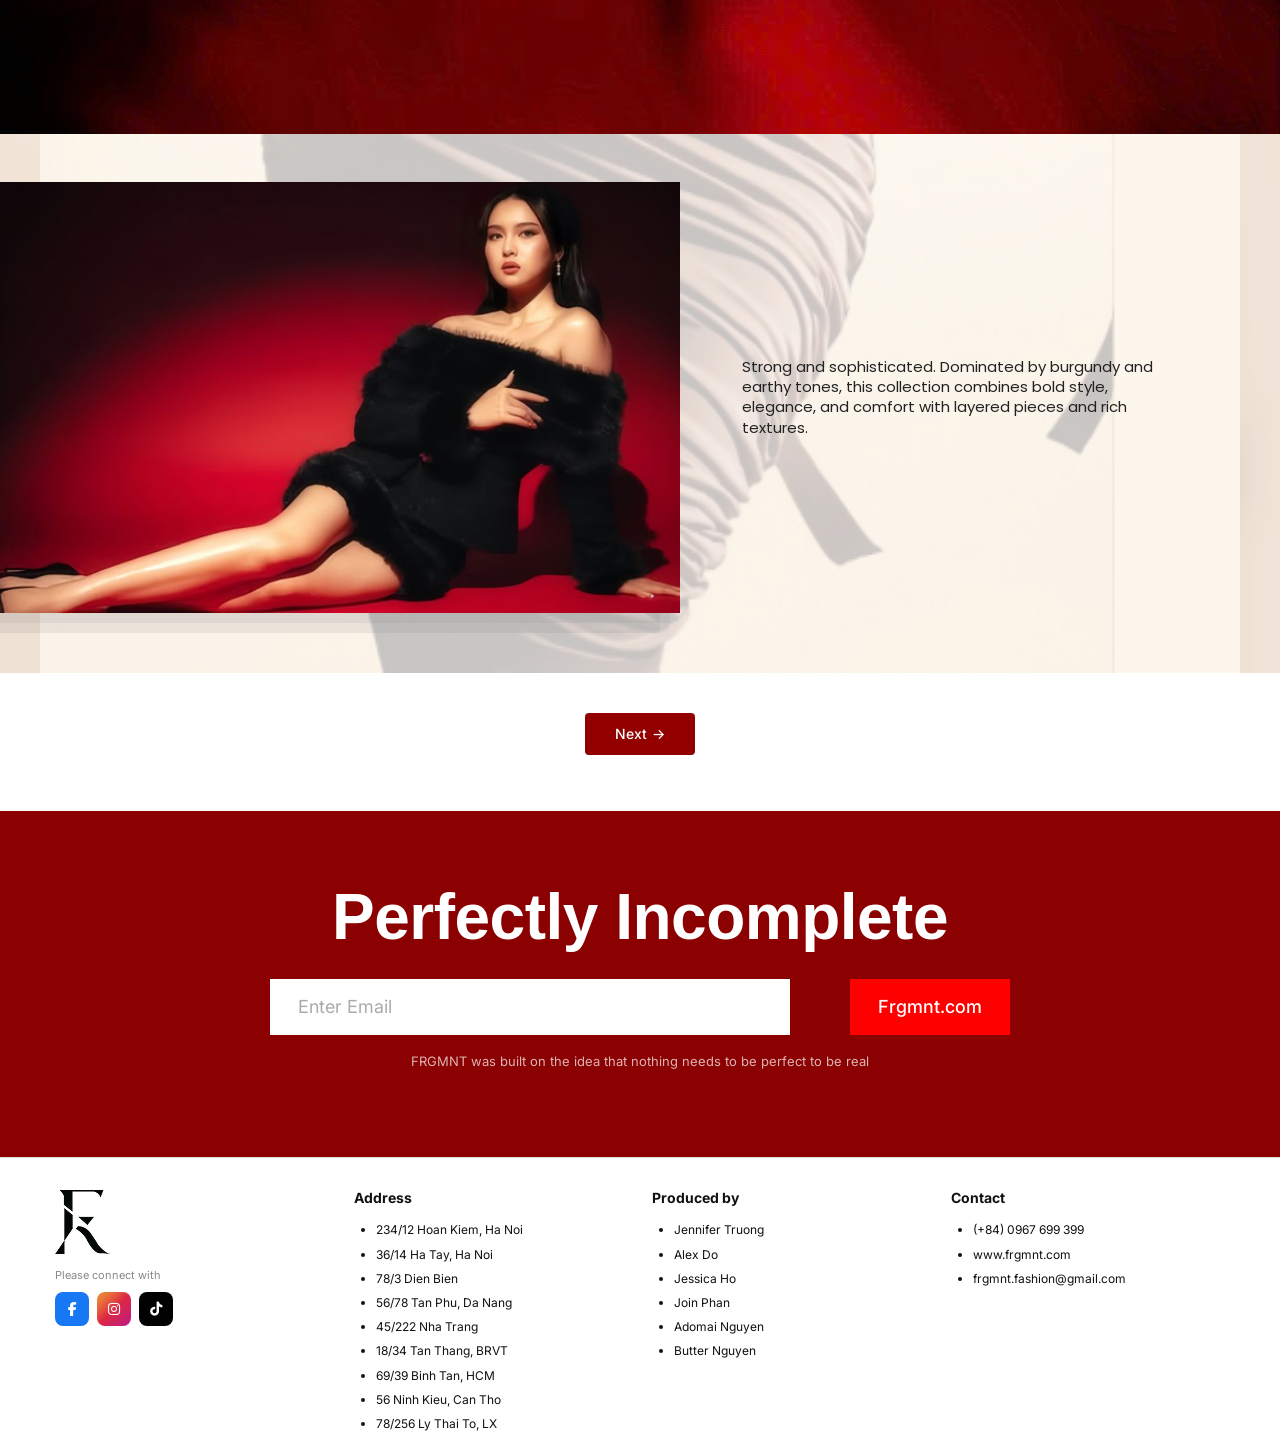
<file: pages/collection.html>
<!doctype html>
<html lang="en">
  <head>
    <meta charset="UTF-8" />

    <meta name="viewport" content="width=device-width, initial-scale=1.0" />

    <title>Collection</title>

    <meta
      name="description"
      content="Built for the modern generation, defined by originality. Explore FRGMNT collections."
    />

    <link
      rel="stylesheet"
      href="https://cdn.jsdelivr.net/npm/bootstrap@5.3.2/dist/css/bootstrap.min.css"
    />

    <link
      rel="stylesheet"
      href="https://cdnjs.cloudflare.com/ajax/libs/font-awesome/6.5.0/css/all.min.css"
    />

    <link
      rel="stylesheet"
      href="https://fonts.googleapis.com/css2?family=Poppins:wght@300;400;500;600;700;800&display=swap"
    />

    <link rel="stylesheet" href="../assets/css/style.css" />
    <link rel="stylesheet" href="../assets/css/responsive.css" />

    <style>
      :root {
        --collection-red: #790101;
        --collection-cream: #fff7ec;
        --collection-text: #111111;
        --collection-font: "Poppins", Arial, sans-serif;

        --collection-background-width: 1200px;
      }

      *,
      *::before,
      *::after {
        box-sizing: border-box;
      }

      html,
      body {
        margin: 0;
        padding: 0;
        overflow-x: hidden;
      }

      body {
        background: #ffffff;
      }

      .collection-page,
      .collection-page * {
        font-family: var(--collection-font);
      }

      .collection-page {
        position: relative;
        isolation: isolate;

        width: 100%;
        overflow: hidden;

        background: #b98d73;
      }

      .collection-background {
        position: absolute;
        inset: 0;
        z-index: -3;

        width: 100%;
        height: 100%;

        overflow: hidden;
        pointer-events: none;
      }

      .collection-background::before {
        content: "";

        position: absolute;
        inset: -35px;
        z-index: 1;

        background-image: url("../assets/images/collection/1.png");
        background-position: center top;
        background-size: cover;
        background-repeat: no-repeat;

        filter: blur(24px);
        transform: scale(1.08);
        opacity: 0.75;
      }

      .collection-background-image {
        position: absolute;
        top: 0;
        left: 50%;
        z-index: 2;

        display: block;

        width: min(100%, var(--collection-background-width));
        height: 100%;

        transform: translateX(-50%);

        object-fit: fill;
        object-position: center top;

        pointer-events: none;
        user-select: none;
      }

      .collection-page::after {
        content: "";

        position: absolute;
        inset: 0;
        z-index: -1;

        background: rgba(255, 255, 255, 0.08);

        pointer-events: none;
      }

      .collection-title-section {
        position: relative;
        z-index: 1;

        width: 100%;
        min-height: 120px;

        display: flex;
        align-items: center;
        justify-content: center;

        padding: 28px 20px;

        background: rgba(255, 247, 236, 0.72);
      }

      .collection-title {
        margin: 0;

        color: var(--collection-text);

        font-family: "Arial Black", Arial, sans-serif;
        font-size: 44px;
        font-weight: 900;
        line-height: 1;
        letter-spacing: 0;
        text-align: center;
      }

      .collection-main-banner {
        position: relative;
        z-index: 1;

        width: 100%;
        aspect-ratio: 4.15 / 1;

        overflow: hidden;
        background: #250000;
      }

      .collection-main-banner img {
        display: block;

        width: 100%;
        height: 100%;

        object-fit: cover;
        object-position: center;
      }

      .collection-tagline-section {
        position: relative;
        z-index: 1;

        min-height: 92px;

        display: flex;
        align-items: center;
        justify-content: center;

        padding: 22px 20px;

        background: rgba(255, 247, 236, 0.52);
      }

      .collection-tagline {
        margin: 0;

        color: var(--collection-text);

        font-size: 14px;
        font-weight: 400;
        line-height: 1.5;
        text-align: center;
      }

      .collection-season-banner {
        position: relative;
        z-index: 1;

        width: 100%;
        aspect-ratio: 4.35 / 1;

        overflow: hidden;
        background: #220000;
      }

      .collection-season-banner img {
        display: block;

        width: 100%;
        height: 100%;

        object-fit: cover;
        object-position: center;
      }

      .collection-detail {
        position: relative;
        z-index: 1;

        width: 100%;
        min-height: 340px;

        display: flex;
        align-items: center;

        padding: 48px 0 60px;

        background: rgba(255, 247, 236, 0.24);
      }

      .collection-detail-inner {
        width: 100%;
        max-width: none;
        margin: 0;

        display: grid;
        align-items: center;

        gap: 62px;
      }

      .collection-copy {
        position: relative;
        z-index: 2;
      }

      .collection-description {
        max-width: 430px;
        margin: 0;

        color: #222222;

        font-size: 15px;
        font-weight: 400;
        line-height: 1.35;
      }

      .collection-photo {
        position: relative;

        width: 100%;
        aspect-ratio: 1.58 / 1;

        overflow: hidden;
        background: #250000;

        box-shadow:
          -20px 20px 0 rgba(120, 120, 120, 0.13),
          -10px 10px 0 rgba(120, 120, 120, 0.1);
      }

      .collection-photo img {
        display: block;

        width: 100%;
        height: 100%;

        object-fit: cover;
        object-position: center;

        transition: transform 0.45s ease;
      }

      .collection-photo:hover img {
        transform: scale(1.035);
      }

      .collection-detail.spring .collection-detail-inner {
        grid-template-columns:
          minmax(300px, 42%)
          minmax(0, 58%);
      }

      .collection-detail.spring .collection-copy {
        padding-left: clamp(30px, 8vw, 130px);
      }

      .collection-detail.spring .collection-photo {
        width: min(100%, 680px);

        justify-self: end;

        margin-left: auto;
        margin-right: 0;
      }

      .collection-detail.spring .collection-photo img {
        object-position: center 30%;
      }

      .collection-detail.autumn .collection-detail-inner {
        grid-template-columns:
          minmax(0, 58%)
          minmax(300px, 42%);
      }

      .collection-detail.autumn .collection-photo {
        width: min(100%, 680px);

        justify-self: start;

        margin-left: 0;
        margin-right: auto;
      }

      .collection-detail.autumn .collection-copy {
        padding-right: clamp(30px, 8vw, 130px);
      }

      .collection-detail.autumn .collection-photo img {
        object-position: center 35%;
      }
      @media (max-width: 1199.98px) {

        .collection-background-image {
          width: 100%;
        }

        .collection-title-section {
          min-height: 105px;
        }

        .collection-title {
          font-size: 40px;
        }

        .collection-detail {
          min-height: 320px;
        }

        .collection-detail-inner {
          gap: 44px;
        }

        .collection-detail.spring .collection-copy {
          padding-left: clamp(28px, 6vw, 80px);
        }

        .collection-detail.autumn .collection-copy {
          padding-right: clamp(28px, 6vw, 80px);
        }

        .collection-description {
          font-size: 14px;
        }
      }

      @media (max-width: 991.98px) {
        .collection-title-section {
          min-height: 90px;
          padding: 22px 16px;
        }

        .collection-title {
          font-size: 34px;
        }

        .collection-tagline-section {
          min-height: 75px;
        }

        .collection-tagline {
          font-size: 13px;
        }

        .collection-detail {
          min-height: 285px;
          padding: 38px 0 55px;
        }

        .collection-detail.spring .collection-detail-inner {
          grid-template-columns:
            minmax(240px, 42%)
            minmax(0, 58%);
        }

        .collection-detail.autumn .collection-detail-inner {
          grid-template-columns:
            minmax(0, 58%)
            minmax(240px, 42%);
        }

        .collection-detail-inner {
          gap: 30px;
        }

        .collection-detail.spring .collection-copy {
          padding-left: 30px;
        }

        .collection-detail.autumn .collection-copy {
          padding-right: 30px;
        }

        .collection-description {
          font-size: 13px;
          line-height: 1.45;
        }

        .collection-photo {
          box-shadow:
            -12px 12px 0 rgba(120, 120, 120, 0.12),
            -6px 6px 0 rgba(120, 120, 120, 0.08);
        }
      }

      @media (max-width: 767.98px) {
        .collection-background::before {
          display: none;
        }

        .collection-background-image {
          width: 100%;
          height: 100%;

          object-fit: fill;
        }

        .collection-title-section {
          min-height: 75px;
          padding: 18px 14px;
        }

        .collection-title {
          font-size: 28px;
        }

        .collection-main-banner {
          aspect-ratio: 3.1 / 1;
        }

        .collection-season-banner {
          aspect-ratio: 3.4 / 1;
        }

        .collection-tagline-section {
          min-height: 68px;
          padding: 18px 16px;
        }

        .collection-tagline {
          font-size: 11px;
        }

        .collection-detail {
          min-height: auto;
          padding: 35px 0 58px;
        }

        .collection-detail-inner,
        .collection-detail.spring .collection-detail-inner,
        .collection-detail.autumn .collection-detail-inner {
          grid-template-columns: 1fr;
          gap: 24px;
        }

        .collection-detail.spring .collection-copy,
        .collection-detail.autumn .collection-copy {
          padding: 0 20px;
        }

        .collection-description {
          max-width: 100%;

          font-size: 12px;
          line-height: 1.5;
        }

        .collection-detail.spring .collection-copy {
          order: 1;
        }

        .collection-detail.spring .collection-photo {
          order: 2;

          width: calc(100% - 20px);

          justify-self: end;

          margin-left: 20px;
          margin-right: 0;
        }

        .collection-detail.autumn .collection-photo {
          order: 1;

          width: calc(100% - 20px);

          justify-self: start;

          margin-left: 0;
          margin-right: 20px;
        }

        .collection-detail.autumn .collection-copy {
          order: 2;
        }

        .collection-photo {
          aspect-ratio: 1.65 / 1;

          box-shadow: -9px 9px 0 rgba(120, 120, 120, 0.11);
        }

        .collection-next {
          bottom: 16px;
        }
      }

      @media (max-width: 479.98px) {
        .collection-title-section {
          min-height: 65px;
        }

        .collection-title {
          font-size: 24px;
        }

        .collection-main-banner {
          aspect-ratio: 2.8 / 1;
        }

        .collection-season-banner {
          aspect-ratio: 3 / 1;
        }

        .collection-detail {
          padding: 30px 0 54px;
        }

        .collection-detail-inner,
        .collection-detail.spring .collection-detail-inner,
        .collection-detail.autumn .collection-detail-inner {
          gap: 20px;
        }

        .collection-description {
          font-size: 11px;
        }

        .collection-next-button {
          min-width: 62px;
          height: 25px;

          font-size: 9px;
        }
      }
    </style>
  </head>

  <body>

    <div id="nav-root"></div>

    <main class="collection-page">

      <div class="collection-background" aria-hidden="true">
        <img
          class="collection-background-image"
          src="../assets/images/collection/1.png"
          alt=""
        />
      </div>

      <section class="collection-title-section">
        <h1 class="collection-title">COLLECTION</h1>
      </section>

      <section class="collection-main-banner">
        <img
          src="../assets/images/collection/2.jpg"
          alt="FRGMNT red fabric collection"
        />
      </section>

      <section class="collection-tagline-section">
        <p class="collection-tagline">
          Built for the modern generation, defined by originality.
        </p>
      </section>

      <section class="collection-season-banner">
        <img
          src="../assets/images/collection/3.jpg"
          alt="FRGMNT Spring Collection"
        />
      </section>

      <section class="collection-detail spring">
        <div class="collection-detail-inner">
          <div class="collection-copy">
            <p class="collection-description">
              Bold and fresh. Featuring burgundy with light accents, this
              collection delivers a confident, modern, and edgy look using
              lightweight fabrics.
            </p>
          </div>

          <div class="collection-photo">
            <img
              src="../assets/images/collection/4.jpg"
              alt="FRGMNT Spring fashion"
            />
          </div>
        </div>
      </section>

      <section class="collection-season-banner">
        <img
          src="../assets/images/collection/3.jpg"
          alt="FRGMNT Autumn Collection"
        />
      </section>

      <section class="collection-detail autumn">
        <div class="collection-detail-inner">

          <div class="collection-photo">
            <img
              src="../assets/images/collection/6.jpg"
              alt="FRGMNT Autumn fashion"
            />
          </div>

          <div class="collection-copy">
            <p class="collection-description">
              Strong and sophisticated. Dominated by burgundy and earthy tones,
              this collection combines bold style, elegance, and comfort with
              layered pieces and rich textures.
            </p>
          </div>
        </div>
      </section>
    </main>

    <div class="next-row">
      <a href="lookbook.html" class="btn-next">Next &rarr;</a>
    </div>

    <div id="cta-root"></div>
    <div id="footer-root"></div>

    <script src="https://cdn.jsdelivr.net/npm/bootstrap@5.3.2/dist/js/bootstrap.bundle.min.js"></script>
    <script src="../assets/js/components.js"></script>
    <script src="../assets/js/main.js"></script>
  </body>
</html>
</file>
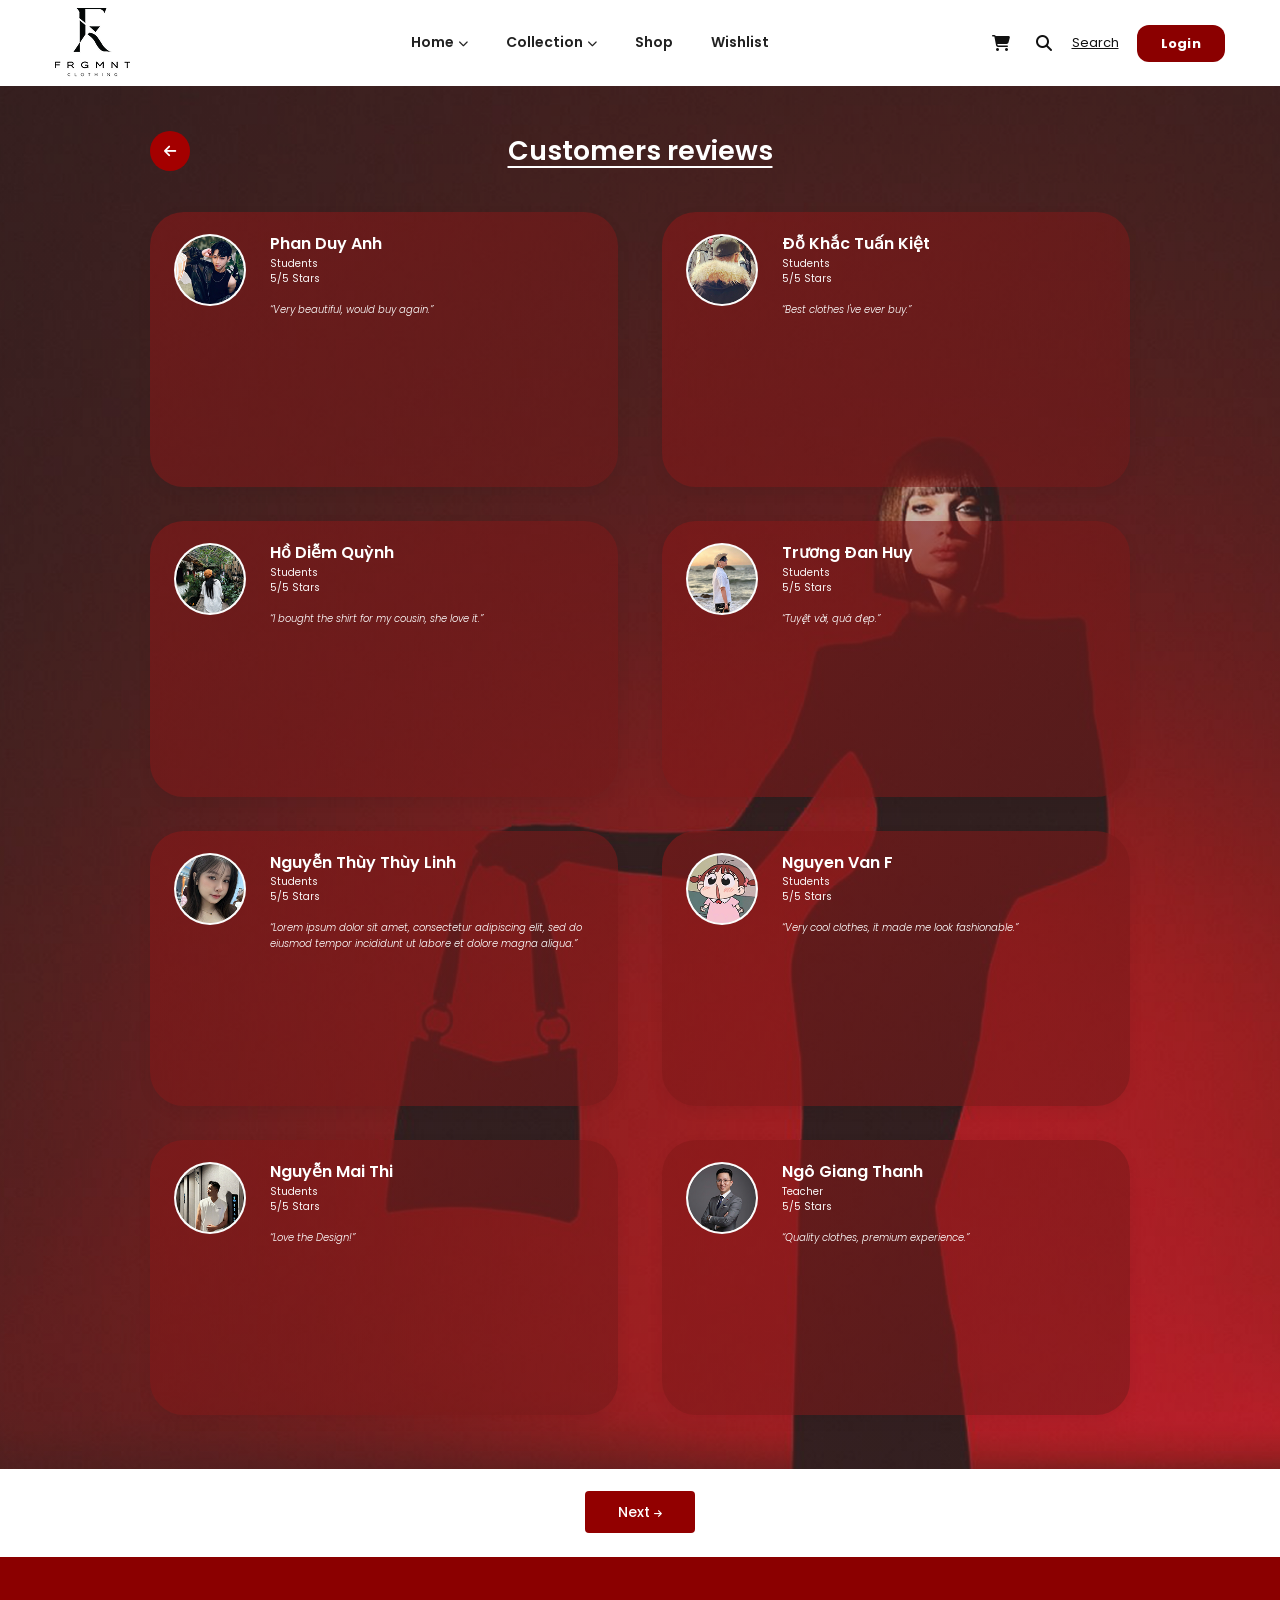
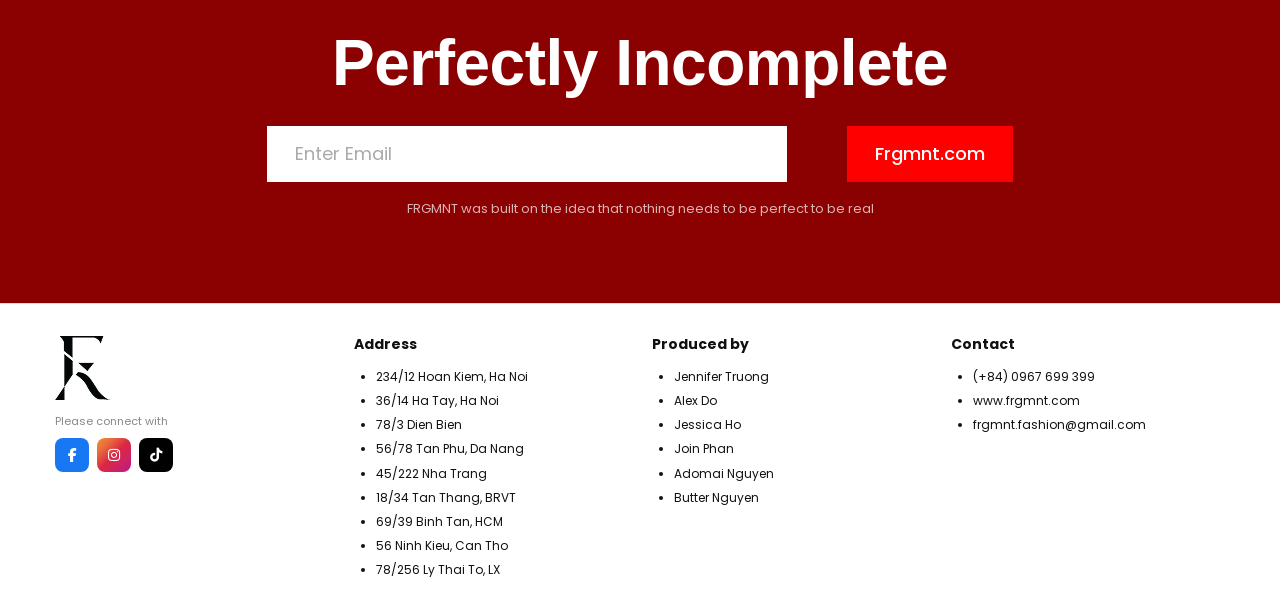
<file: pages/customer-review.html>
<!DOCTYPE html>
<html lang="en">

<head>
    <meta charset="UTF-8">

    <meta name="viewport" content="width=device-width, initial-scale=1.0">

    <title>Customers Reviews - FRGMNT</title>

    <meta name="description" content="Customer reviews for FORM TANK by FRGMNT.">

    <link rel="preconnect" href="https://fonts.googleapis.com">

    <link rel="preconnect" href="https://fonts.gstatic.com" crossorigin>

    <link href="https://fonts.googleapis.com/css2?family=Poppins:wght@300;400;500;600;700;800&display=swap"
        rel="stylesheet">

    <link rel="stylesheet" href="https://cdn.jsdelivr.net/npm/bootstrap@5.3.2/dist/css/bootstrap.min.css">

    <link rel="stylesheet" href="https://cdnjs.cloudflare.com/ajax/libs/font-awesome/6.5.0/css/all.min.css">

    <link rel="stylesheet" href="../assets/css/style.css">

    <link rel="stylesheet" href="../assets/css/responsive.css">

    <style>
        *,
        *::before,
        *::after {
            box-sizing: border-box;
        }

        html {
            scroll-behavior: smooth;
        }

        body {
            margin: 0;
            min-height: 100vh;
            overflow-x: hidden;

            background: #ffffff;
            color: #111111;

            font-family: "Poppins", sans-serif;
        }

        img {
            display: block;
            max-width: 100%;
        }

        button,
        input,
        select,
        textarea {
            font-family: "Poppins", sans-serif;
        }

        button {
            cursor: pointer;
        }

        .customer-review-page {
            width: 100%;
            min-height: 100vh;

            background: #ffffff;
        }

        #nav-root,
        #nav-root>* {
            width: 100%;

            margin-bottom: 0 !important;

            border: 0 !important;
            border-bottom: 0 !important;

            box-shadow: none !important;
        }

        .customer-review-section {
            position: relative;

            width: 100%;

            overflow: hidden;

            background: #805757;
        }

        .customer-review-background {
            position: absolute;
            inset: 0;
            z-index: 0;

            width: 100%;
            height: 100%;

            object-fit: cover;
            object-position: center top;

            pointer-events: none;
        }

        .customer-review-section::after {
            content: "";

            position: absolute;
            inset: 0;
            z-index: 1;

            background:
                linear-gradient(to bottom,
                    rgba(64, 32, 32, 0.08),
                    rgba(95, 34, 34, 0.13));

            pointer-events: none;
        }

        .customer-review-overlay {
            position: relative;
            z-index: 2;

            width: 100%;

            padding:
                42px 42px 54px;
        }

        .customer-review-container {
            width: 100%;
            max-width: 980px;

            margin: 0 auto;
        }

        .customer-review-header {
            position: relative;

            min-height: 46px;

            display: flex;
            align-items: center;
            justify-content: center;

            margin-bottom: 38px;
        }

        .customer-review-back {
            position: absolute;
            top: 50%;
            left: 0;

            width: 40px;
            height: 40px;

            display: inline-flex;
            align-items: center;
            justify-content: center;

            padding: 0;

            border: 0;
            border-radius: 50%;

            background: #a40000;
            color: #ffffff;

            font-size: 14px;

            transform: translateY(-50%);

            transition:
                background-color 0.2s ease,
                transform 0.2s ease;
        }

        .customer-review-back:hover {
            background: #7c0000;

            transform:
                translateY(-50%) translateX(-2px);
        }

        .customer-review-title {
            margin: 0;

            color: #ffffff;

            font-size: 27px;
            font-weight: 600;
            line-height: 1.2;

            text-align: center;

            text-decoration: underline;
            text-decoration-thickness: 2px;
            text-underline-offset: 6px;
        }

        .customer-review-grid {
            display: grid;

            grid-template-columns:
                repeat(2, minmax(0, 1fr));

            gap:
                34px 44px;
        }

        .customer-review-card {
            min-width: 0;

            aspect-ratio: 1.7 / 1;

            display: grid;

            grid-template-columns:
                76px minmax(0, 1fr);

            align-content: start;

            column-gap: 20px;

            padding:
                22px 24px;

            border: 0;
            border-radius: 34px;

            background:
                linear-gradient(135deg,
                    rgba(133, 24, 24, 0.64),
                    rgba(114, 25, 25, 0.55));

            color: #ffffff;

            box-shadow:
                0 5px 15px rgba(0, 0, 0, 0.06);

            transition:
                transform 0.22s ease,
                background-color 0.22s ease;
        }

        .customer-review-card:hover {
            transform: translateY(-3px);
        }

        .customer-review-avatar {
            width: 72px;
            height: 72px;

            overflow: hidden;

            border:
                2px solid rgba(255, 255, 255, 0.92);

            border-radius: 50%;

            background: #dddddd;
        }

        .customer-review-avatar img {
            width: 100%;
            height: 100%;

            object-fit: cover;
            object-position: center;
        }

        .customer-review-content {
            min-width: 0;
        }

        .customer-review-name {
            margin:
                0 0 2px;

            color: #ffffff;

            font-size: 16px;
            font-weight: 600;
            line-height: 1.3;
        }

        .customer-review-role {
            margin:
                0 0 1px;

            color:
                rgba(255, 255, 255, 0.96);

            font-size: 10px;
            font-weight: 400;
            line-height: 1.4;
        }

        .customer-review-rating {
            margin:
                0 0 16px;

            color:
                rgba(255, 255, 255, 0.96);

            font-size: 10px;
            font-weight: 400;
            line-height: 1.4;
        }

        .customer-review-text {
            margin: 0;

            color: #ffffff;

            font-size: 10px;
            font-style: italic;
            font-weight: 300;
            line-height: 1.55;
        }

        .customer-review-navigation {
            width: 100%;

            display: flex;
            align-items: center;
            justify-content: center;

            padding:
                22px 20px 24px;

            background: #ffffff;
        }

        .customer-review-next {
            min-width: 110px;
            height: 42px;

            padding:
                0 18px;

            border: 0;
            border-radius: 4px;

            background: #920000;
            color: #ffffff;

            font-size: 14px;
            font-weight: 500;

            transition:
                background-color 0.2s ease,
                transform 0.2s ease;
        }

        .customer-review-next:hover {
            background: #780000;

            transform: translateY(-1px);
        }

        .customer-review-next i {
            font-size: 9px;
        }

        #cta-root,
        #footer-root {
            width: 100%;
        }

        @media (max-width: 1199.98px) {
            .customer-review-overlay {
                padding:
                    40px 34px 50px;
            }

            .customer-review-container {
                max-width: 900px;
            }

            .customer-review-grid {
                gap:
                    30px 32px;
            }

            .customer-review-card {
                grid-template-columns:
                    70px minmax(0, 1fr);

                column-gap: 18px;

                padding:
                    21px 21px;
            }

            .customer-review-avatar {
                width: 66px;
                height: 66px;
            }

            .customer-review-name {
                font-size: 14px;
            }

            .customer-review-text {
                font-size: 9.5px;
            }
        }

        @media (max-width: 991.98px) {
            .customer-review-overlay {
                padding:
                    38px 28px 46px;
            }

            .customer-review-container {
                max-width: 690px;
            }

            .customer-review-title {
                font-size: 24px;
            }

            .customer-review-grid {
                grid-template-columns: 1fr;

                gap: 26px;
            }

            .customer-review-card {
                aspect-ratio: auto;
                min-height: 230px;
            }

            .customer-review-background {
                object-position: center top;
            }
        }

        @media (max-width: 767.98px) {
            .customer-review-overlay {
                padding:
                    31px 17px 40px;
            }

            .customer-review-header {
                margin-bottom: 30px;
            }

            .customer-review-title {
                width:
                    calc(100% - 92px);

                font-size: 20px;
            }

            .customer-review-back {
                width: 37px;
                height: 37px;

                font-size: 13px;
            }

            .customer-review-card {
                aspect-ratio: auto;
                min-height: 190px;

                grid-template-columns:
                    62px minmax(0, 1fr);

                column-gap: 16px;

                padding:
                    20px 18px;

                border-radius: 27px;
            }

            .customer-review-avatar {
                width: 58px;
                height: 58px;
            }

            .customer-review-name {
                font-size: 13px;
            }

            .customer-review-role,
            .customer-review-rating {
                font-size: 9px;
            }

            .customer-review-rating {
                margin-bottom: 11px;
            }

            .customer-review-text {
                font-size: 9.5px;
            }
        }

        @media (max-width: 479.98px) {
            .customer-review-title {
                font-size: 18px;
            }

            .customer-review-card {
                grid-template-columns: 1fr;

                row-gap: 12px;

                min-height: 215px;

                text-align: center;
            }

            .customer-review-avatar {
                margin: 0 auto;
            }

            .customer-review-grid {
                gap: 20px;
            }
        }
    </style>
</head>

<body>

    <div class="customer-review-page">

        <div id="nav-root"></div>

        <main>

            <section class="customer-review-section" aria-labelledby="customerReviewTitle">

                <img class="customer-review-background" src="../assets/images/customer-review/background.png" alt=""
                    aria-hidden="true">

                <div class="customer-review-overlay">

                    <div class="customer-review-container">

                        <div class="customer-review-header">

                            <button id="customerReviewBack" type="button" class="customer-review-back"
                                aria-label="Back to product">
                                <i class="fa-solid fa-arrow-left"></i>
                            </button>

                            <h1 id="customerReviewTitle" class="customer-review-title">
                                Customers reviews
                            </h1>

                        </div>

                        <div class="customer-review-grid">

                            <article class="customer-review-card">

                                <div class="customer-review-avatar">

                                    <img src="../assets/images/customer-review/1.png" alt="Phan Duy Anh">

                                </div>

                                <div class="customer-review-content">

                                    <h2 class="customer-review-name">
                                        Phan Duy Anh
                                    </h2>

                                    <p class="customer-review-role">
                                        Students
                                    </p>

                                    <p class="customer-review-rating">
                                        5/5 Stars
                                    </p>

                                    <p class="customer-review-text">
                                        “Very beautiful, would buy again.”
                                    </p>

                                </div>

                            </article>

                            <article class="customer-review-card">

                                <div class="customer-review-avatar">

                                    <img src="../assets/images/customer-review/2.png" alt="Đỗ Khắc Tuấn Kiệt">

                                </div>

                                <div class="customer-review-content">

                                    <h2 class="customer-review-name">
                                        Đỗ Khắc Tuấn Kiệt
                                    </h2>

                                    <p class="customer-review-role">
                                        Students
                                    </p>

                                    <p class="customer-review-rating">
                                        5/5 Stars
                                    </p>

                                    <p class="customer-review-text">
                                        “Best clothes I've ever buy.”
                                    </p>

                                </div>

                            </article>

                            <article class="customer-review-card">

                                <div class="customer-review-avatar">

                                    <img src="../assets/images/customer-review/3.png" alt="Hồ Diễm Quỳnh">

                                </div>

                                <div class="customer-review-content">

                                    <h2 class="customer-review-name">
                                        Hồ Diễm Quỳnh
                                    </h2>

                                    <p class="customer-review-role">
                                        Students
                                    </p>

                                    <p class="customer-review-rating">
                                        5/5 Stars
                                    </p>

                                    <p class="customer-review-text">
                                        “I bought the shirt for my cousin,
                                        she love it.”
                                    </p>

                                </div>

                            </article>

                            <article class="customer-review-card">

                                <div class="customer-review-avatar">

                                    <img src="../assets/images/customer-review/4.png" alt="Trương Đan Huy">

                                </div>

                                <div class="customer-review-content">

                                    <h2 class="customer-review-name">
                                        Trương Đan Huy
                                    </h2>

                                    <p class="customer-review-role">
                                        Students
                                    </p>

                                    <p class="customer-review-rating">
                                        5/5 Stars
                                    </p>

                                    <p class="customer-review-text">
                                        “Tuyệt vời, quá đẹp.”
                                    </p>

                                </div>

                            </article>

                            <article class="customer-review-card">

                                <div class="customer-review-avatar">

                                    <img src="../assets/images/customer-review/5.png" alt="Nguyễn Thùy Thùy Linh">

                                </div>

                                <div class="customer-review-content">

                                    <h2 class="customer-review-name">
                                        Nguyễn Thùy Thùy Linh
                                    </h2>

                                    <p class="customer-review-role">
                                        Students
                                    </p>

                                    <p class="customer-review-rating">
                                        5/5 Stars
                                    </p>

                                    <p class="customer-review-text">
                                        “Lorem ipsum dolor sit amet,
                                        consectetur adipiscing elit,
                                        sed do eiusmod tempor incididunt
                                        ut labore et dolore magna aliqua.”
                                    </p>

                                </div>

                            </article>

                            <article class="customer-review-card">

                                <div class="customer-review-avatar">

                                    <img src="../assets/images/customer-review/6.png" alt="Nguyen Van F">

                                </div>

                                <div class="customer-review-content">

                                    <h2 class="customer-review-name">
                                        Nguyen Van F
                                    </h2>

                                    <p class="customer-review-role">
                                        Students
                                    </p>

                                    <p class="customer-review-rating">
                                        5/5 Stars
                                    </p>

                                    <p class="customer-review-text">
                                        “Very cool clothes, it made me
                                        look fashionable.”
                                    </p>

                                </div>

                            </article>

                            <article class="customer-review-card">

                                <div class="customer-review-avatar">

                                    <img src="../assets/images/customer-review/7.png" alt="Nguyễn Mai Thi">

                                </div>

                                <div class="customer-review-content">

                                    <h2 class="customer-review-name">
                                        Nguyễn Mai Thi
                                    </h2>

                                    <p class="customer-review-role">
                                        Students
                                    </p>

                                    <p class="customer-review-rating">
                                        5/5 Stars
                                    </p>

                                    <p class="customer-review-text">
                                        “Love the Design!”
                                    </p>

                                </div>

                            </article>

                            <article class="customer-review-card">

                                <div class="customer-review-avatar">

                                    <img src="../assets/images/customer-review/8.png" alt="Ngô Giang Thanh">

                                </div>

                                <div class="customer-review-content">

                                    <h2 class="customer-review-name">
                                        Ngô Giang Thanh
                                    </h2>

                                    <p class="customer-review-role">
                                        Teacher
                                    </p>

                                    <p class="customer-review-rating">
                                        5/5 Stars
                                    </p>

                                    <p class="customer-review-text">
                                        “Quality clothes, premium experience.”
                                    </p>

                                </div>

                            </article>

                        </div>

                    </div>

                </div>

            </section>

            <div class="customer-review-navigation">

                <button id="customerReviewNext" type="button" class="customer-review-next">
                    Next

                    <i class="fa-solid fa-arrow-right"></i>
                </button>

            </div>

        </main>

        <div id="cta-root"></div>
        <div id="footer-root"></div>

    </div>

    <script src="https://cdn.jsdelivr.net/npm/bootstrap@5.3.2/dist/js/bootstrap.bundle.min.js"></script>

    <script src="../assets/js/components.js"></script>
    <script src="../assets/js/main.js"></script>

    <script>

        const urlParams = new URLSearchParams(window.location.search);
        const fromPage = urlParams.get('from') || 'product.html?id=p01';

        const customerReviewBack =
            document.getElementById(
                "customerReviewBack"
            );

        const customerReviewNext =
            document.getElementById(
                "customerReviewNext"
            );

        customerReviewBack.addEventListener(
            "click",
            () => {
                window.location.href = fromPage;
            }
        );

        customerReviewNext.addEventListener(
            "click",
            () => {
                window.location.href = fromPage;
            }
        );
    </script>

</body>

</html>
</file>
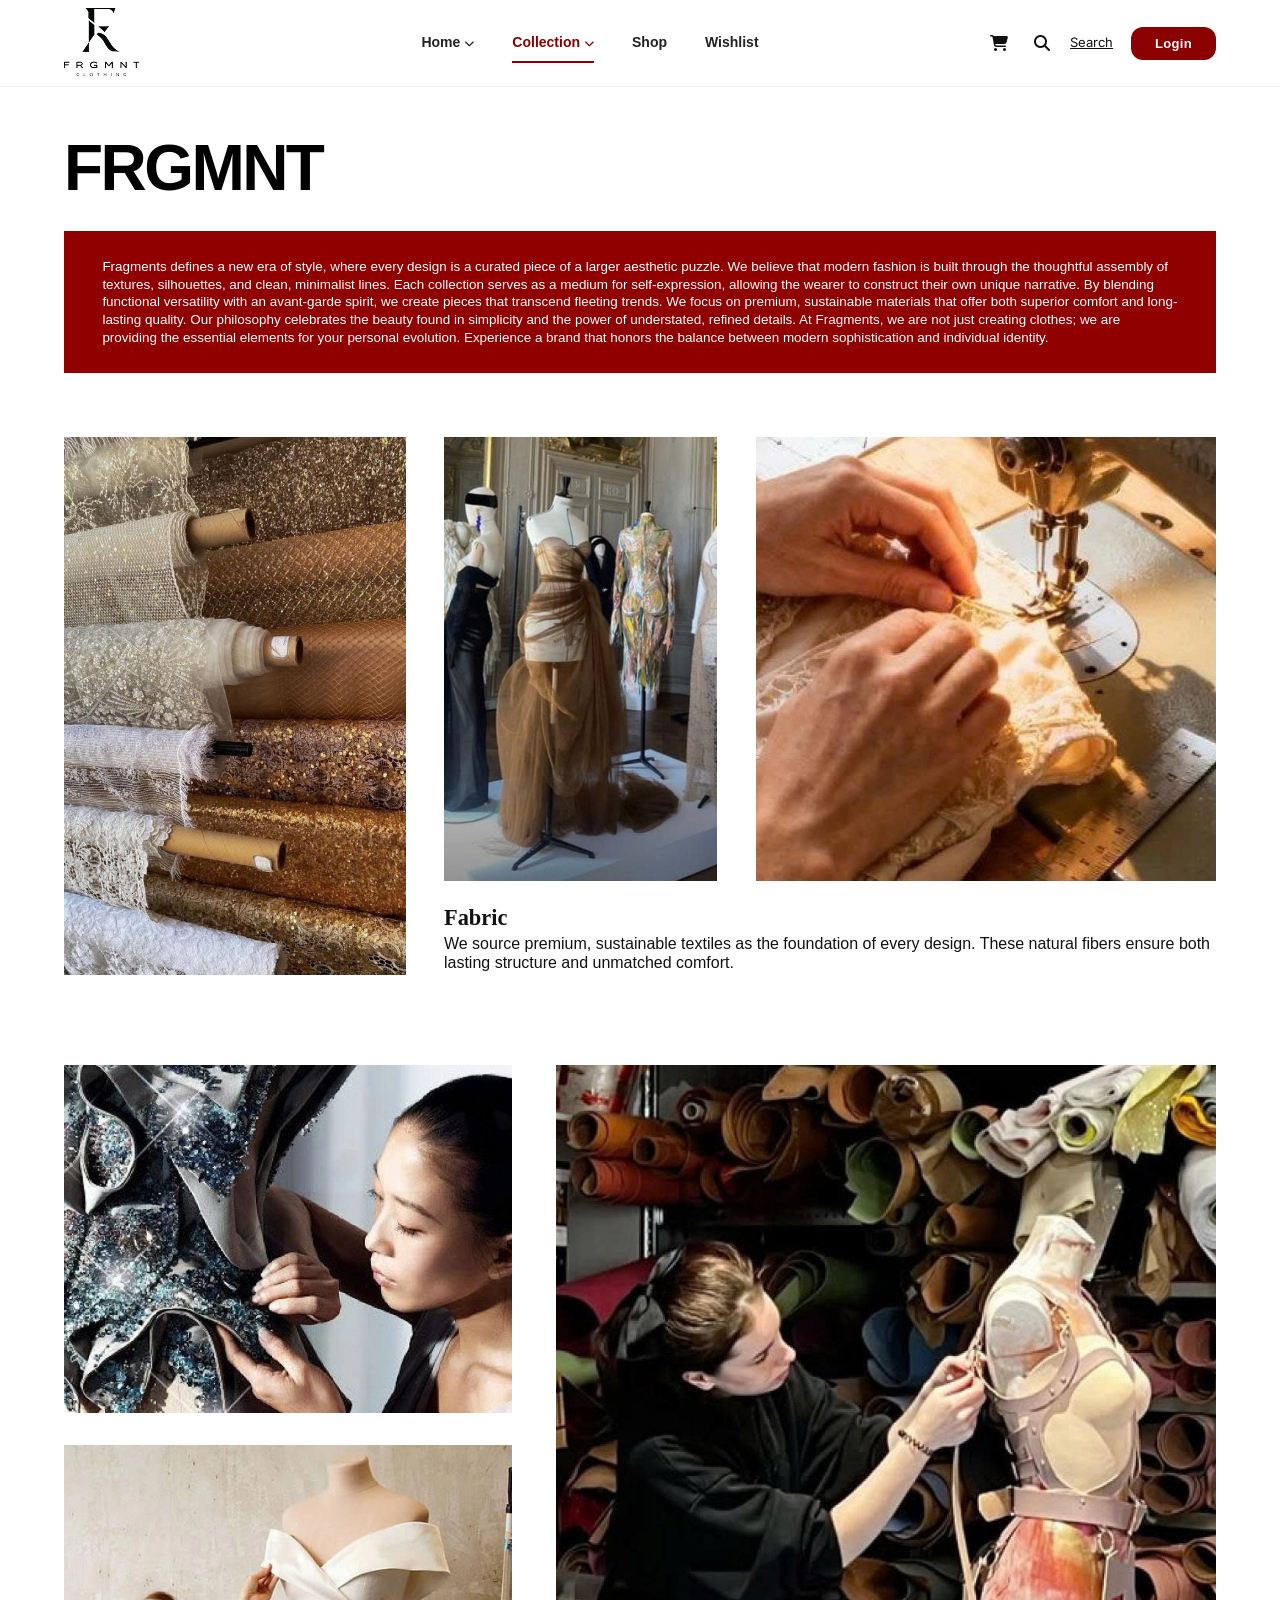
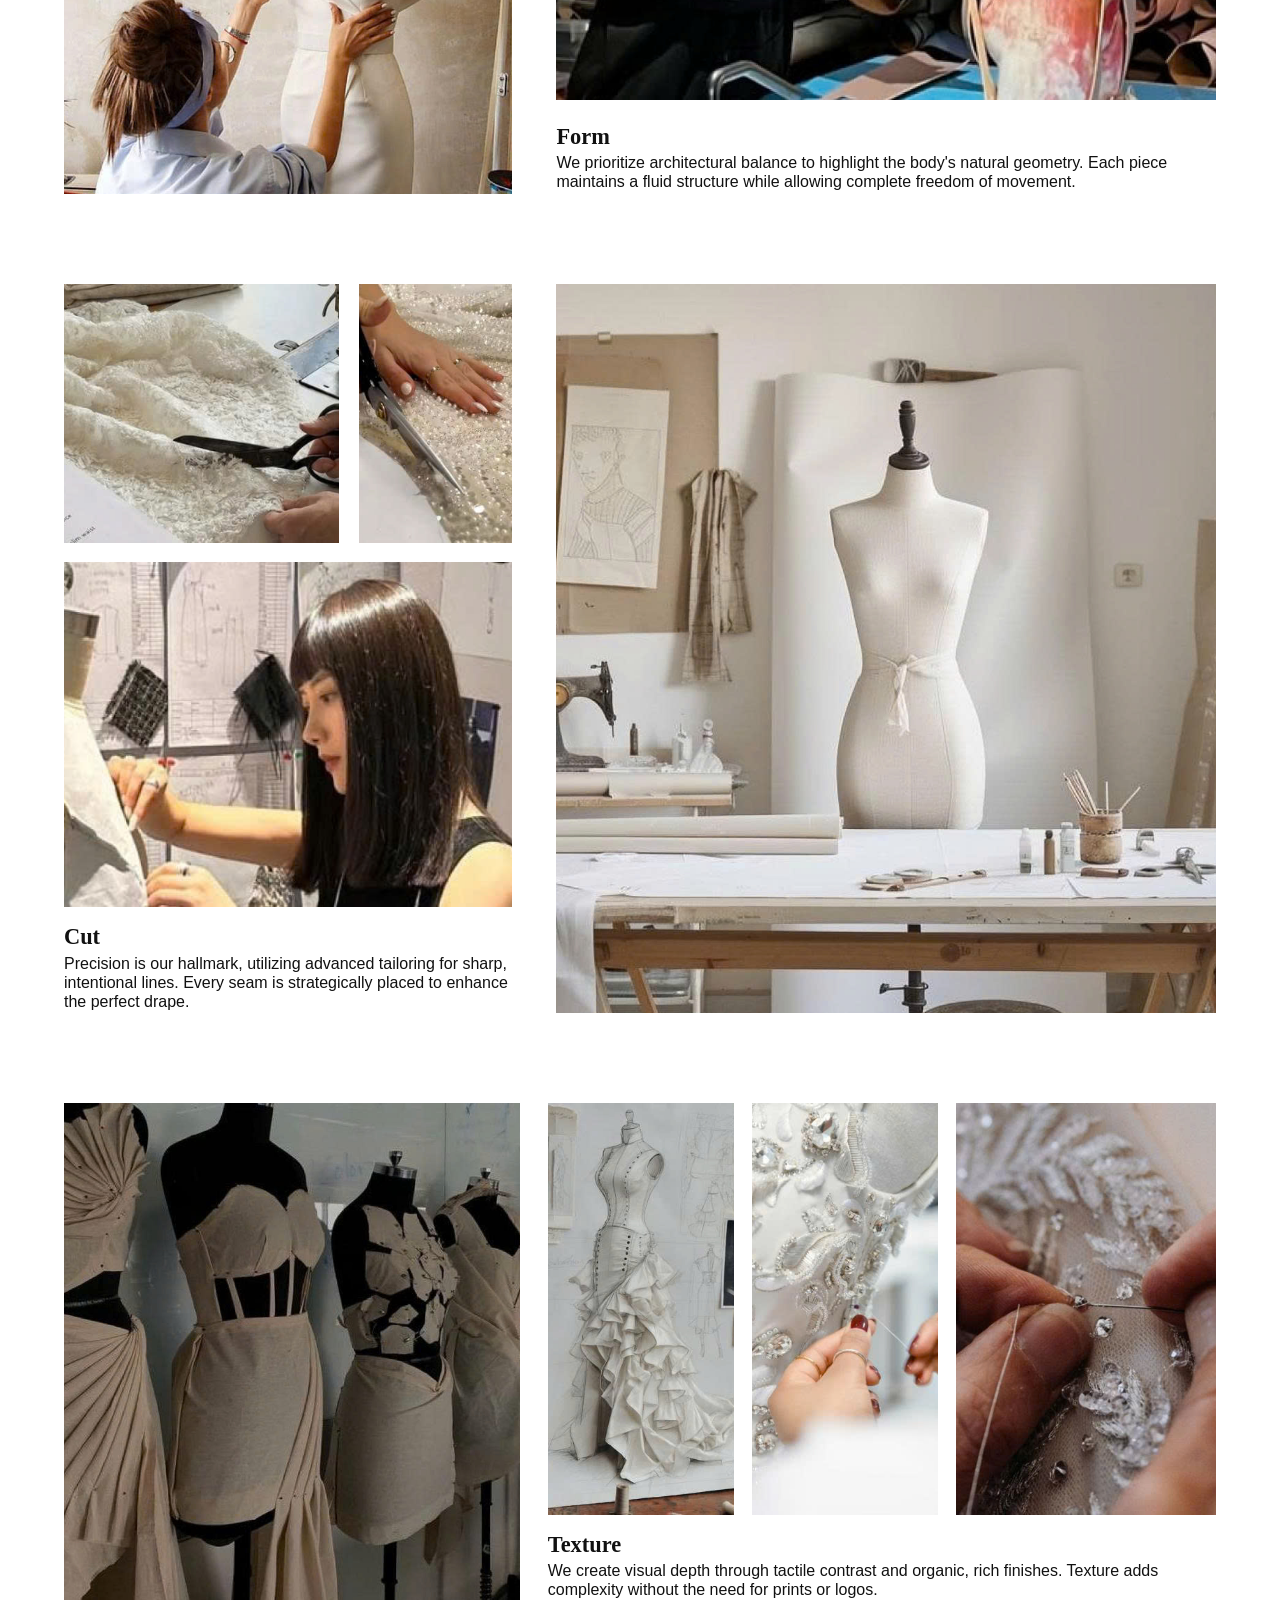
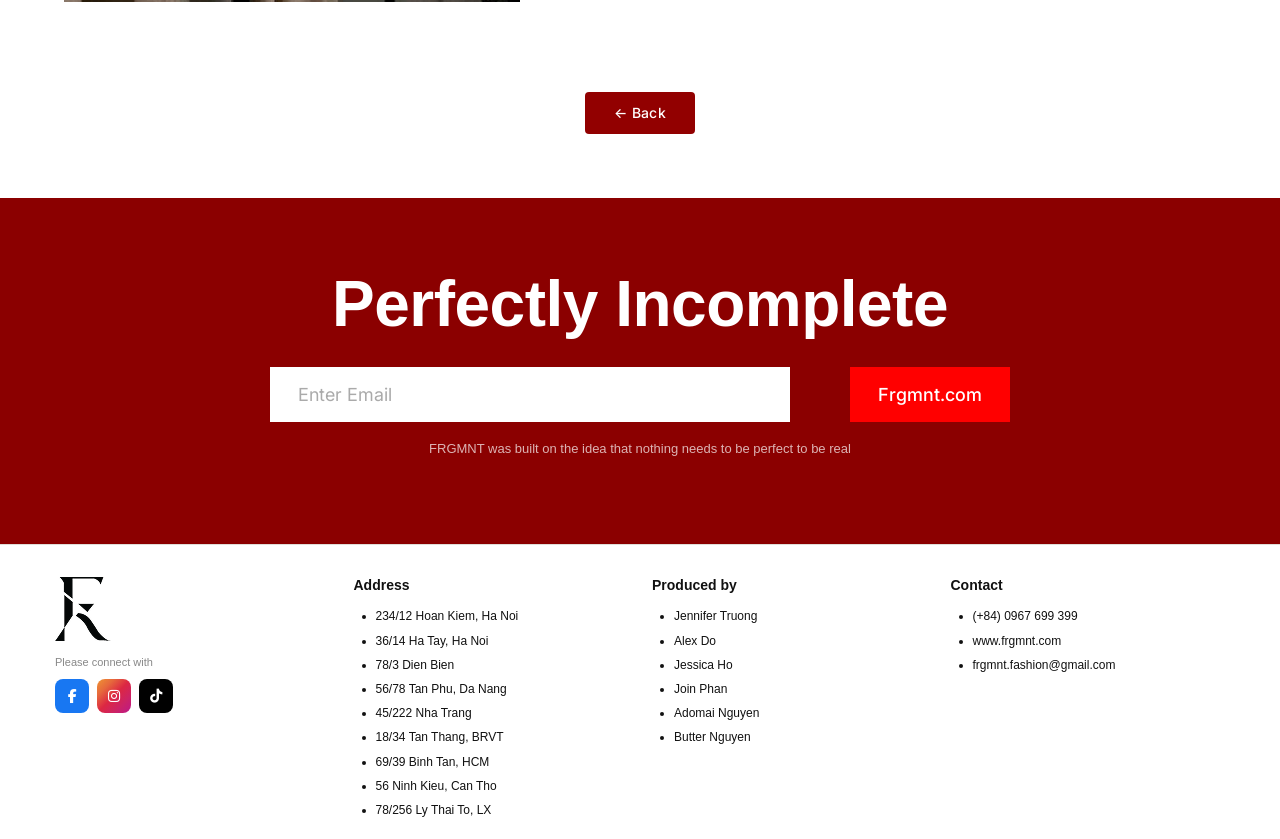
<file: pages/frgmnt.html>
<!doctype html>
<html lang="en">
  <head>
    <meta charset="UTF-8" />
    <meta name="viewport" content="width=device-width, initial-scale=1.0" />
    <title>FRGMNT - Brand Philosophy</title>
    <meta
      name="description"
      content="Fragments define a new era of style, where every design is a curated piece of a larger aesthetic puzzle."
    />
    <link
      rel="stylesheet"
      href="https://cdn.jsdelivr.net/npm/bootstrap@5.3.2/dist/css/bootstrap.min.css"
    />
    <link
      rel="stylesheet"
      href="https://cdnjs.cloudflare.com/ajax/libs/font-awesome/6.5.0/css/all.min.css"
    />

    <link rel="stylesheet" href="../assets/css/style.css" />
    <link rel="stylesheet" href="../assets/css/responsive.css" />

    <style>
      *,
      *::before,
      *::after {
        box-sizing: border-box;
      }

      html {
        scroll-behavior: smooth;
      }

      body {
        margin: 0;
        overflow-x: hidden;
        background: #ffffff;
        color: #111111;
        font-family: Arial, Helvetica, sans-serif;
      }

      img {
        max-width: 100%;
      }

      .frgmnt-page {
        width: 100%;
        min-height: 100vh;
        overflow-x: hidden;
        background: #ffffff;
      }

      .frgmnt-sheet {
        width: 100%;
        margin: 0;
        background: #ffffff;
      }

      .frgmnt-page .frgmnt-nav {
        position: relative;
        z-index: 100;
        width: 100%;
        background: #ffffff;
        box-shadow: none;
      }

      .frgmnt-page .frgmnt-nav .container {
        width: 100%;
        max-width: none;
        padding-left: clamp(24px, 5vw, 90px);
        padding-right: clamp(24px, 5vw, 90px);
      }

      .frgmnt-main {
        width: 100%;
        background: #ffffff;
      }

      .frgmnt-inner {
        width: 100%;

        padding: clamp(30px, 4vw, 64px) clamp(24px, 5vw, 90px) 0;
      }

      .frgmnt-heading {
        margin: 0 0 clamp(24px, 2.5vw, 42px);

        color: #000000;

        font-family: "Arial Black", Impact, Arial, sans-serif;
        font-size: clamp(42px, 5vw, 82px);
        font-weight: 900;
        line-height: 0.95;
        letter-spacing: -0.04em;

        text-transform: uppercase;
      }

      .frgmnt-intro-panel {
        width: 100%;

        margin: 0 0 clamp(42px, 5vw, 78px);

        padding: clamp(20px, 2.1vw, 36px) clamp(22px, 3vw, 50px);

        background: #900000;
        color: #ffffff;
      }

      .frgmnt-intro-panel p {
        width: 100%;
        margin: 0;

        color: #ffffff;

        font-size: clamp(13px, 1.05vw, 18px);
        font-weight: 400;
        line-height: 1.32;
      }

      .frgmnt-img {
        width: 100%;
        min-width: 0;

        overflow: hidden;

        background: #eeeeee;
      }

      .frgmnt-img img {
        width: 100%;
        height: 100%;

        display: block;

        object-fit: cover;
        object-position: center;

        transition: transform 0.45s ease;
      }

      .frgmnt-img:hover img {
        transform: scale(1.02);
      }

      .section-note {
        width: 100%;
        min-width: 0;
      }

      .section-note h2 {
        margin: 0 0 6px;
        color: #111111;
        font-family: "Times New Roman", Times, serif;
        font-size: clamp(22px, 1.75vw, 34px);
        font-weight: 700;
        line-height: 1;
      }

      .section-note p {
        margin: 0;
        color: #111111;
        font-size: clamp(14px, 1.25vw, 22px);
        font-weight: 400;
        line-height: 1.18;
      }

      .frgmnt-block {
        width: 100%;

        margin-bottom: clamp(58px, 7vw, 110px);
      }
      .fabric-grid {
        display: grid;

        grid-template-columns:
          minmax(0, 1.15fr)
          minmax(0, 0.92fr)
          minmax(0, 1.55fr);

        grid-template-rows:
          minmax(0, 1fr)
          auto;

        grid-template-areas:
          "fabric-rolls fabric-form fabric-stitch"
          "fabric-rolls fabric-copy fabric-copy";

        column-gap: clamp(20px, 3vw, 56px);
        row-gap: clamp(18px, 2vw, 32px);

        align-items: stretch;

        height: clamp(420px, 42vw, 760px);
      }

      .fabric-rolls {
        grid-area: fabric-rolls;
        width: 100%;
        height: 100%;
      }

      .fabric-form-img {
        grid-area: fabric-form;
        width: 100%;
        height: 100%;
      }

      .fabric-stitch-img {
        grid-area: fabric-stitch;
        width: 100%;
        height: 100%;
      }

      .fabric-copy {
        grid-area: fabric-copy;
        display: flex;
        flex-direction: column;
        justify-content: flex-end;
        align-self: stretch;
        padding-bottom: 2px;
      }

      .form-grid {
        display: grid;

        grid-template-columns:
          minmax(0, 0.95fr)
          minmax(0, 1.4fr);

        gap: clamp(26px, 3.5vw, 64px);

        align-items: stretch;

        height: clamp(610px, 57vw, 980px);
      }

      .form-left {
        min-width: 0;
        height: 100%;

        display: grid;

        grid-template-columns: 1fr;

        grid-template-rows:
          minmax(0, 1fr)
          minmax(0, 1fr);

        gap: clamp(22px, 2.5vw, 42px);
      }

      .form-embroidery,
      .form-drape {
        width: 100%;
        height: 100%;
      }

      .form-right {
        min-width: 0;
        height: 100%;
        display: grid;
        grid-template-columns: 1fr;
        grid-template-rows:
          minmax(0, 1fr)
          auto;
        gap: clamp(18px, 2vw, 32px);
      }

      .form-workshop {
        width: 100%;
        height: 100%;
      }

      .form-copy {
        width: 100%;
        align-self: end;
        margin: 0;
        padding: 0 0 2px;
      }
      .cut-grid {
        display: grid;

        grid-template-columns:
          minmax(0, 0.95fr)
          minmax(0, 1.4fr);

        gap: clamp(26px, 3.5vw, 64px);

        align-items: stretch;

        height: clamp(610px, 57vw, 980px);
      }

      .cut-left {
        min-width: 0;
        height: 100%;

        display: grid;

        grid-template-columns:
          minmax(0, 1.35fr)
          minmax(0, 0.75fr);

        grid-template-rows:
          minmax(0, 0.75fr)
          minmax(0, 1fr)
          auto;

        column-gap: clamp(14px, 1.5vw, 26px);
        row-gap: clamp(14px, 1.5vw, 26px);
      }

      .cut-detail-wide {
        grid-column: 1;
        grid-row: 1;

        width: 100%;
        height: 100%;
      }

      .cut-detail-square {
        grid-column: 2;
        grid-row: 1;

        width: 100%;
        height: 100%;
      }

      .cut-main {
        grid-column: 1 / 3;
        grid-row: 2;

        width: 100%;
        height: 100%;
      }

      .cut-copy {
        grid-column: 1 / 3;
        grid-row: 3;

        display: flex;
        flex-direction: column;
        justify-content: flex-end;

        align-self: end;

        padding-bottom: 2px;
      }

      .cut-studio {
        width: 100%;
        height: 100%;
      }

      .texture-grid {
        display: grid;

        grid-template-columns:
          minmax(0, 0.9fr)
          minmax(0, 1.32fr);

        gap: clamp(20px, 2.2vw, 40px);

        align-items: stretch;

        height: clamp(400px, 39vw, 700px);
      }

      .texture-dresses {
        width: 100%;
        height: 100%;
      }

      .texture-side {
        min-width: 0;
        height: 100%;

        display: grid;

        grid-template-columns: 1fr;

        grid-template-rows:
          minmax(0, 1fr)
          auto;

        gap: clamp(14px, 1.5vw, 26px);
      }

      .texture-strip {
        width: 100%;
        height: 100%;

        display: grid;

        grid-template-columns:
          minmax(0, 1fr)
          minmax(0, 1fr)
          minmax(0, 1.4fr);

        gap: clamp(12px, 1.4vw, 24px);
      }

      .texture-small {
        width: 100%;
        height: 100%;
      }

      .texture-copy {
        display: flex;
        flex-direction: column;
        justify-content: flex-end;

        align-self: end;

        margin: 0;
        padding-bottom: 2px;
      }

      .frgmnt-back {
        width: 100%;

        display: flex;
        justify-content: center;

        padding: 0 0 clamp(42px, 5vw, 76px);
      }

      @media (max-width: 1199.98px) {
        .fabric-grid {
          grid-template-columns:
            minmax(0, 1.05fr)
            minmax(0, 0.9fr)
            minmax(0, 1.4fr);
        }

        .form-grid,
        .cut-grid {
          grid-template-columns:
            minmax(0, 0.92fr)
            minmax(0, 1.28fr);
        }

        .texture-grid {
          grid-template-columns:
            minmax(0, 0.82fr)
            minmax(0, 1.18fr);
        }

        .section-note p {
          font-size: clamp(14px, 1.35vw, 19px);
        }
      }

      @media (max-width: 991.98px) {
        .frgmnt-inner {
          padding: 32px 34px 0;
        }

        .frgmnt-page .frgmnt-nav .container {
          padding-left: 34px;
          padding-right: 34px;
        }

        .frgmnt-heading {
          font-size: clamp(42px, 7vw, 64px);
        }

        .frgmnt-intro-panel p {
          font-size: 14px;
        }

        .fabric-grid {
          height: clamp(330px, 44vw, 500px);

          grid-template-columns:
            minmax(0, 1fr)
            minmax(0, 0.85fr)
            minmax(0, 1.25fr);

          column-gap: 26px;
        }

        .form-grid,
        .cut-grid {
          height: clamp(520px, 68vw, 700px);

          gap: 28px;
        }

        .texture-grid {
          height: clamp(350px, 43vw, 490px);
        }

        .section-note h2 {
          font-size: 23px;
        }

        .section-note p {
          font-size: 15px;
        }
      }

      @media (max-width: 767.98px) {
        .frgmnt-inner {
          padding: 28px 24px 0;
        }

        .frgmnt-page .frgmnt-nav .container {
          padding-left: 24px;
          padding-right: 24px;
        }

        .frgmnt-heading {
          font-size: 48px;
        }

        .frgmnt-intro-panel {
          margin-bottom: 42px;
          padding: 22px;
        }

        .frgmnt-intro-panel p {
          font-size: 13px;
          line-height: 1.35;
        }

        .frgmnt-block {
          margin-bottom: 56px;
        }

        .fabric-grid {
          height: auto;

          grid-template-columns: 1fr 1fr;

          grid-template-rows: auto;

          grid-template-areas:
            "fabric-rolls fabric-rolls"
            "fabric-form fabric-stitch"
            "fabric-copy fabric-copy";

          gap: 20px;
        }

        .fabric-rolls {
          height: auto;
          aspect-ratio: 16 / 9;
        }

        .fabric-form-img,
        .fabric-stitch-img {
          height: auto;
          aspect-ratio: 4 / 3;
        }

        .fabric-copy {
          justify-content: flex-start;
          padding-bottom: 0;
        }

        .form-grid {
          height: auto;

          grid-template-columns: 1fr;

          gap: 20px;
        }

        .form-left {
          height: auto;

          grid-template-columns: 1fr 1fr;
          grid-template-rows: auto;

          gap: 18px;
        }

        .form-embroidery,
        .form-drape {
          height: auto;
          aspect-ratio: 4 / 3;
        }

        .form-right {
          height: auto;

          grid-template-rows: auto auto;

          gap: 18px;
        }

        .form-workshop {
          height: auto;
          aspect-ratio: 16 / 10;
        }

        .form-copy {
          align-self: start;
          padding-bottom: 0;
        }

        .cut-grid {
          height: auto;

          grid-template-columns: 1fr;

          gap: 20px;
        }

        .cut-left {
          height: auto;

          grid-template-columns:
            minmax(0, 1.35fr)
            minmax(0, 0.75fr);

          grid-template-rows: auto auto auto;
        }

        .cut-detail-wide,
        .cut-detail-square {
          height: auto;
          aspect-ratio: 4 / 3;
        }

        .cut-main {
          height: auto;
          aspect-ratio: 16 / 8;
        }

        .cut-copy {
          align-self: start;
          justify-content: flex-start;

          padding-bottom: 0;
        }

        .cut-studio {
          height: auto;
          aspect-ratio: 16 / 11;
        }

        .texture-grid {
          height: auto;

          grid-template-columns: 1fr;

          gap: 20px;
        }

        .texture-dresses {
          height: auto;
          aspect-ratio: 16 / 10;
        }

        .texture-side {
          height: auto;

          grid-template-rows: auto auto;

          gap: 20px;
        }

        .texture-strip {
          height: auto;
        }

        .texture-small {
          height: auto;
          aspect-ratio: 4 / 5;
        }

        .texture-copy {
          align-self: start;
          justify-content: flex-start;

          padding-bottom: 0;
        }

        .section-note h2 {
          font-size: 24px;
        }

        .section-note p {
          font-size: 16px;
          line-height: 1.25;
        }
      }

      @media (max-width: 575.98px) {
        .frgmnt-inner {
          padding: 24px 16px 0;
        }

        .frgmnt-page .frgmnt-nav .container {
          padding-left: 16px;
          padding-right: 16px;
        }

        .frgmnt-heading {
          margin-bottom: 22px;

          font-size: 40px;
          letter-spacing: -1.5px;
        }

        .frgmnt-intro-panel {
          margin-bottom: 34px;
          padding: 18px;
        }

        .frgmnt-intro-panel p {
          font-size: 12px;
          line-height: 1.4;
        }

        .frgmnt-block {
          margin-bottom: 42px;
        }

        .fabric-grid {
          grid-template-columns: 1fr;

          grid-template-areas:
            "fabric-rolls"
            "fabric-form"
            "fabric-stitch"
            "fabric-copy";

          gap: 16px;
        }

        .fabric-rolls {
          aspect-ratio: 4 / 5;
        }

        .fabric-form-img,
        .fabric-stitch-img {
          aspect-ratio: 4 / 3;
        }

        .form-left {
          grid-template-columns: 1fr;

          gap: 16px;
        }

        .form-embroidery,
        .form-drape {
          aspect-ratio: 4 / 3;
        }

        .form-workshop {
          aspect-ratio: 16 / 10;
        }

        .cut-left {
          grid-template-columns: 1fr 1fr;

          gap: 12px;
        }

        .cut-detail-wide,
        .cut-detail-square {
          aspect-ratio: 1 / 1;
        }

        .cut-main {
          grid-column: 1 / 3;

          aspect-ratio: 16 / 8;
        }

        .cut-copy {
          grid-column: 1 / 3;
        }

        .cut-studio {
          aspect-ratio: 4 / 3;
        }

        .texture-dresses {
          aspect-ratio: 4 / 3;
        }

        .texture-strip {
          grid-template-columns: 1fr 1fr 1fr;

          gap: 8px;
        }

        .texture-small {
          aspect-ratio: 3 / 4;
        }

        .section-note h2 {
          margin-bottom: 5px;

          font-size: 21px;
        }

        .section-note p {
          font-size: 14px;
          line-height: 1.32;
        }

        .frgmnt-back {
          padding-bottom: 36px;
        }
      }

      @media (max-width: 390px) {
        .frgmnt-heading {
          font-size: 36px;
        }

        .texture-strip {
          grid-template-columns: 1fr;
        }

        .texture-small {
          aspect-ratio: 16 / 10;
        }
      }
    </style>
  </head>

  <body>
    <div class="frgmnt-page">
      <div class="frgmnt-sheet">

        <div id="nav-root"></div>

        <main class="frgmnt-main">
          <div class="frgmnt-inner">

            <h1 class="frgmnt-heading">FRGMNT</h1>

            <section class="frgmnt-intro-panel" aria-label="FRGMNT statement">
              <p>
                Fragments defines a new era of style, where every design is a
                curated piece of a larger aesthetic puzzle. We believe that
                modern fashion is built through the thoughtful assembly of
                textures, silhouettes, and clean, minimalist lines. Each
                collection serves as a medium for self-expression, allowing the
                wearer to construct their own unique narrative. By blending
                functional versatility with an avant-garde spirit, we create
                pieces that transcend fleeting trends. We focus on premium,
                sustainable materials that offer both superior comfort and
                long-lasting quality. Our philosophy celebrates the beauty found
                in simplicity and the power of understated, refined details. At
                Fragments, we are not just creating clothes; we are providing
                the essential elements for your personal evolution. Experience a
                brand that honors the balance between modern sophistication and
                individual identity.
              </p>
            </section>

            <section class="frgmnt-block fabric-grid" aria-label="Fabric">
              <div class="frgmnt-img fabric-rolls">
                <img
                  src="../assets/images/frgmnt/1.jpg"
                  alt="Premium textile rolls"
                />
              </div>

              <div class="frgmnt-img fabric-form-img">
                <img
                  src="../assets/images/frgmnt/2.jpg"
                  alt="Garments on mannequins"
                />
              </div>

              <div class="frgmnt-img fabric-stitch-img">
                <img
                  src="../assets/images/frgmnt/3.jpg"
                  alt="Hands stitching fabric"
                />
              </div>

              <div class="section-note fabric-copy">
                <h2>Fabric</h2>

                <p>
                  We source premium, sustainable textiles as the foundation of
                  every design. These natural fibers ensure both lasting
                  structure and unmatched comfort.
                </p>
              </div>
            </section>

            <section class="frgmnt-block form-grid" aria-label="Form">
              <div class="form-left">
                <div class="frgmnt-img form-embroidery">
                  <img
                    src="../assets/images/frgmnt/4.jpg"
                    alt="Artisan examining textured fabric"
                  />
                </div>

                <div class="frgmnt-img form-drape">
                  <img
                    src="../assets/images/frgmnt/6.jpg"
                    alt="Designer shaping fabric on a dress form"
                  />
                </div>
              </div>

              <div class="form-right">
                <div class="frgmnt-img form-workshop">
                  <img
                    src="../assets/images/frgmnt/5.jpg"
                    alt="Pattern work in a fashion studio"
                  />
                </div>

                <div class="section-note form-copy">
                  <h2>Form</h2>

                  <p>
                    We prioritize architectural balance to highlight the body's
                    natural geometry. Each piece maintains a fluid structure
                    while allowing complete freedom of movement.
                  </p>
                </div>
              </div>
            </section>

            <section class="frgmnt-block cut-grid" aria-label="Cut">
              <div class="cut-left">
                <div class="frgmnt-img cut-detail-wide">
                  <img
                    src="../assets/images/frgmnt/7.jpg"
                    alt="Cutting textured cloth"
                  />
                </div>

                <div class="frgmnt-img cut-detail-square">
                  <img
                    src="../assets/images/frgmnt/8.jpg"
                    alt="Cutting detailed textile"
                  />
                </div>

                <div class="frgmnt-img cut-main">
                  <img
                    src="../assets/images/frgmnt/9.jpg"
                    alt="Tailoring work on a dress form"
                  />
                </div>

                <div class="section-note cut-copy">
                  <h2>Cut</h2>

                  <p>
                    Precision is our hallmark, utilizing advanced tailoring for
                    sharp, intentional lines. Every seam is strategically placed
                    to enhance the perfect drape.
                  </p>
                </div>
              </div>

              <div class="frgmnt-img cut-studio">
                <img
                  src="../assets/images/frgmnt/10.jpg"
                  alt="Minimal atelier with a dress form"
                />
              </div>
            </section>

            <section class="frgmnt-block texture-grid" aria-label="Texture">
              <div class="frgmnt-img texture-dresses">
                <img
                  src="../assets/images/frgmnt/11.jpg"
                  alt="Textured dresses on mannequins"
                />
              </div>

              <div class="texture-side">
                <div class="texture-strip">
                  <div class="frgmnt-img texture-small">
                    <img
                      src="../assets/images/frgmnt/12.jpg"
                      alt="White sculptural textile study"
                    />
                  </div>

                  <div class="frgmnt-img texture-small">
                    <img
                      src="../assets/images/frgmnt/13.jpg"
                      alt="Hand sewing white embellishments"
                    />
                  </div>

                  <div class="frgmnt-img texture-small texture-small-wide">
                    <img
                      src="../assets/images/frgmnt/14.jpg"
                      alt="Beaded textile close-up"
                    />
                  </div>
                </div>

                <div class="section-note texture-copy">
                  <h2>Texture</h2>

                  <p>
                    We create visual depth through tactile contrast and organic,
                    rich finishes. Texture adds complexity without the need for
                    prints or logos.
                  </p>
                </div>
              </div>
            </section>

            <div class="next-row frgmnt-back">
              <a href="lookbook.html" class="btn-next"> &larr; Back </a>
            </div>
          </div>
        </main>

        <div id="cta-root"></div>

        <div id="footer-root"></div>
      </div>
    </div>

    <script src="https://cdn.jsdelivr.net/npm/bootstrap@5.3.2/dist/js/bootstrap.bundle.min.js"></script>

    <script src="../assets/js/components.js"></script>

    <script src="../assets/js/main.js"></script>
  </body>
</html>
</file>
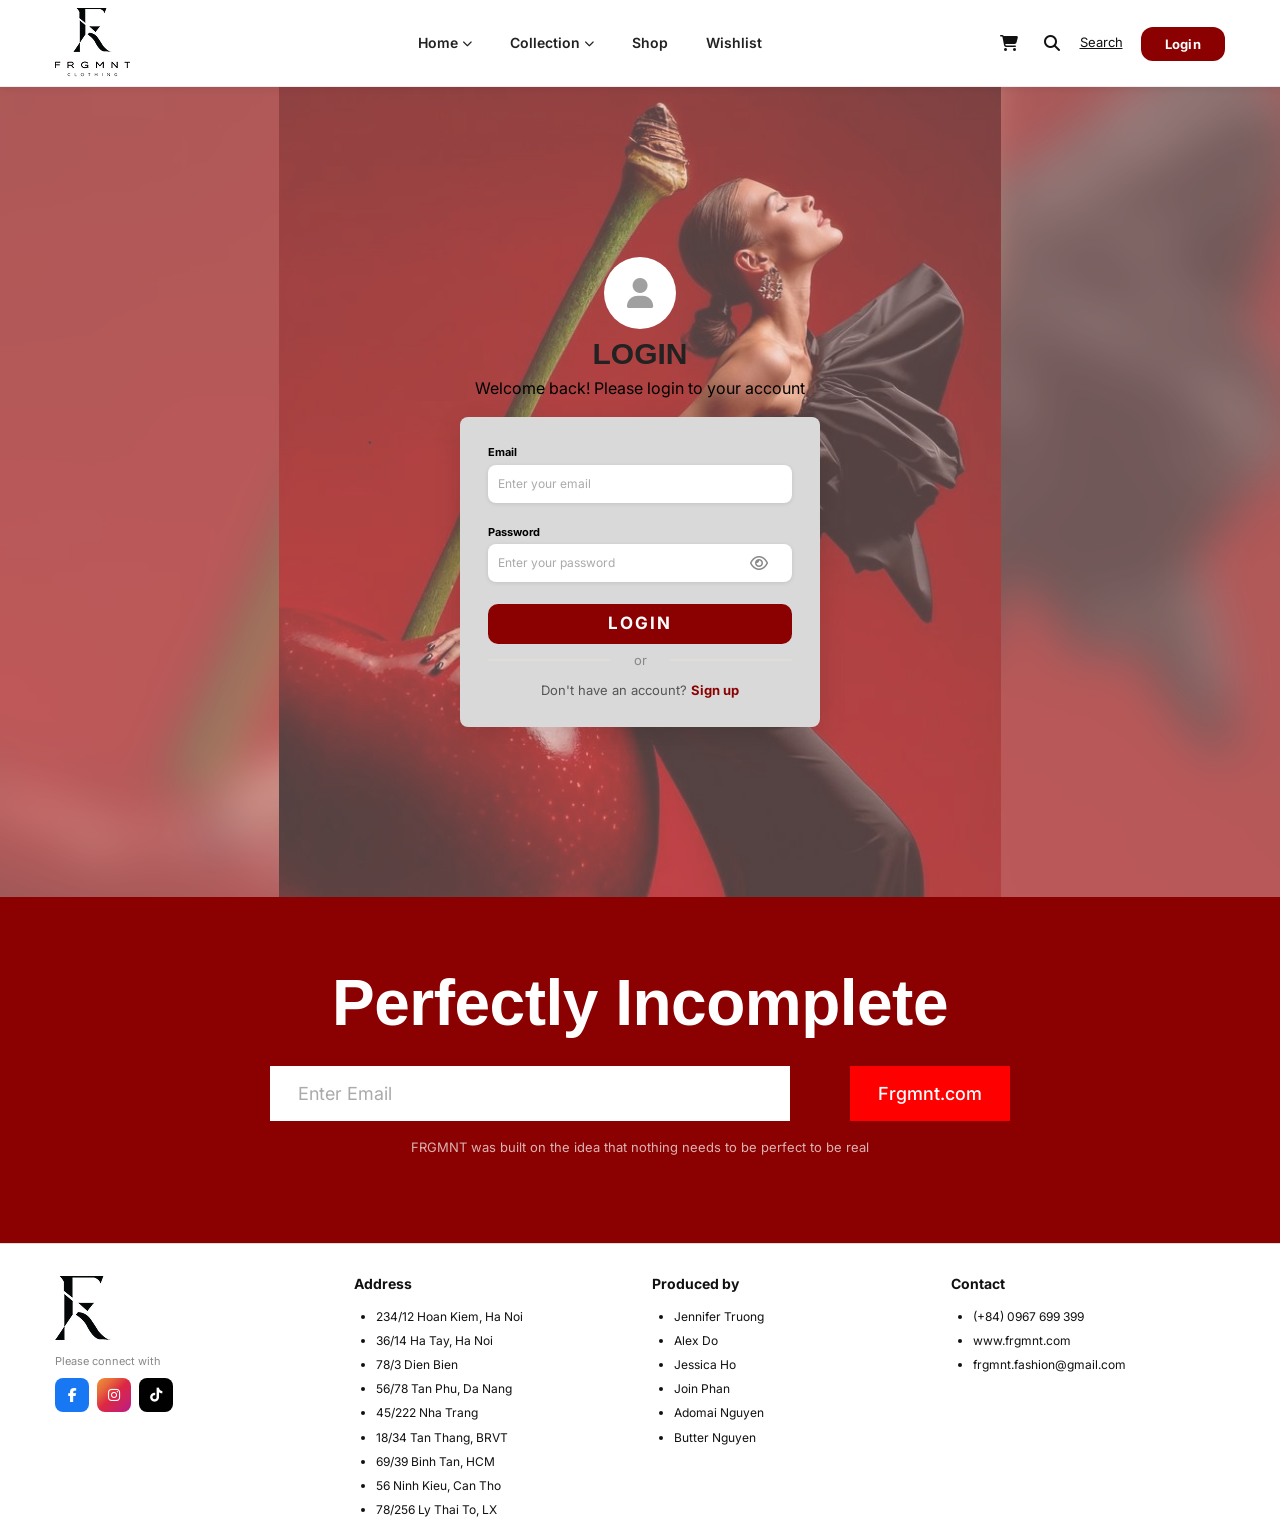
<file: pages/login.html>
<!doctype html>
<html lang="en">
  <head>
    <meta charset="UTF-8" />
    <meta name="viewport" content="width=device-width, initial-scale=1.0" />
    <title>Login</title>
    <meta name="description" content="Login to your FRGMNT account." />
    <link
      rel="stylesheet"
      href="https://cdn.jsdelivr.net/npm/bootstrap@5.3.2/dist/css/bootstrap.min.css"
    />
    <link
      rel="stylesheet"
      href="https://cdnjs.cloudflare.com/ajax/libs/font-awesome/6.5.0/css/all.min.css"
    />
    <link rel="stylesheet" href="../assets/css/style.css" />
    <link rel="stylesheet" href="../assets/css/responsive.css" />
    <style>
      :root {
        --login-red: #790101;
        --login-red-dark: #5f0000;
        --login-gray: #d9d9d9;
        --login-text: #222222;
        --login-muted: #777777;
        --login-border: #d0d0d0;
      }

      *,
      *::before,
      *::after {
        box-sizing: border-box;
      }

      html,
      body {
        margin: 0;
        padding: 0;
        overflow-x: hidden;
      }

      body {
        min-height: 100vh;
        background: #ffffff;
      }

      .login-hero {
        position: relative;
        isolation: isolate;

        width: 100%;
        min-height: 720px;
        height: calc(100svh - 90px);

        display: flex;
        align-items: center;
        justify-content: center;

        padding: 40px 20px;

        overflow: hidden;
        background: #d8aaaa;
      }

      .login-hero::before {
        content: "";

        position: absolute;
        inset: -35px;
        z-index: 0;

        background-image: url("../assets/images/login.jpg");
        background-position: center center;
        background-size: cover;
        background-repeat: no-repeat;

        filter: blur(22px);
        transform: scale(1.08);
        opacity: 0.78;

        pointer-events: none;
      }

      .login-hero > img {
        position: absolute;
        inset: 0;
        z-index: 1;

        display: block;

        width: 100%;
        height: 100%;

        object-fit: contain;
        object-position: center center;

        pointer-events: none;
        user-select: none;
      }

      .login-hero-overlay {
        position: absolute;
        inset: 0;
        z-index: 2;

        background: rgba(220, 170, 170, 0.38);

        pointer-events: none;
      }

      .login-wrapper {
        position: relative;
        z-index: 3;

        width: 100%;

        display: flex;
        flex-direction: column;
        align-items: center;
        justify-content: center;
      }

      .login-header {
        width: 100%;
        margin-bottom: 18px;

        text-align: center;
      }

      .login-avatar {
        width: 72px;
        height: 72px;

        display: flex;
        align-items: center;
        justify-content: center;

        margin: 0 auto 10px;

        border-radius: 50%;
        background: #ffffff;

        color: #a0a0a0;
        font-size: 30px;
      }

      .login-title {
        margin: 0 0 8px;

        color: var(--login-text);

        font-family: Arial, Helvetica, sans-serif;
        font-size: 30px;
        font-weight: 900;
        line-height: 1;
        letter-spacing: 0;
      }

      .login-subtitle {
        margin: 0;

        color: #000000;

        font-size: 16px;
        font-weight: 400;
        line-height: 1.4;
        text-align: center;
      }

      .login-card {
        width: min(360px, calc(100vw - 32px));

        padding: 28px;

        border-radius: 8px;
        background: var(--login-gray);

        box-shadow: 0 8px 28px rgba(0, 0, 0, 0.12);
      }

      .login-field {
        margin-bottom: 22px;
      }

      .login-label {
        display: block;

        margin-bottom: 5px;

        color: #000000;

        font-size: 11px;
        font-weight: 700;
        line-height: 1.3;
      }

      .login-input {
        width: 100%;
        height: 38px;

        padding: 10px 10px;

        border: none;
        border-radius: 8px;
        outline: none;

        background: #ffffff;
        color: #000000;

        font-size: 12px;
        line-height: 1.3;

        box-shadow: 0 1px 4px rgba(0, 0, 0, 0.1);

        transition:
          box-shadow 0.2s ease,
          background 0.2s ease;
      }

      .login-input:focus {
        background: #ffffff;

        box-shadow:
          0 0 0 3px rgba(121, 1, 1, 0.15),
          0 2px 7px rgba(0, 0, 0, 0.1);
      }

      .login-input::placeholder {
        color: #aaaaaa;
      }

      .login-field button[type="button"] {
        width: 38px;
        height: 38px;

        display: flex;
        align-items: center;
        justify-content: center;

        padding: 0;

        cursor: pointer;
      }

      .btn-login-submit {
        width: 100%;
        min-height: 40px;

        display: flex;
        align-items: center;
        justify-content: center;

        margin-bottom: 10px;
        padding: 10px 16px;

        border: none;
        border-radius: 10px;

        background: var(--primary, var(--login-red));
        color: #ffffff;

        font-size: 17px;
        font-weight: 700;
        line-height: 1;
        letter-spacing: 2px;

        cursor: pointer;

        transition:
          background 0.3s ease,
          transform 0.15s ease,
          box-shadow 0.2s ease;
      }

      .btn-login-submit:hover {
        background: var(--primary-dark, var(--login-red-dark));

        transform: translateY(-1px);

        box-shadow: 0 5px 14px rgba(121, 1, 1, 0.2);
      }

      .btn-login-submit:active {
        transform: translateY(0);
      }

      .login-or {
        position: relative;

        margin: 6px 0 14px;

        color: var(--muted, var(--login-muted));

        font-size: 13px;
        line-height: 1;
        text-align: center;
      }

      .login-or::before,
      .login-or::after {
        content: "";

        position: absolute;
        top: 50%;

        width: 40%;
        height: 2px;

        background: var(--border, var(--login-border));

        transform: translateY(-50%);
      }

      .login-or::before {
        left: 0;
      }

      .login-or::after {
        right: 0;
      }

      .login-register {
        margin: 0;

        color: #555555;

        font-size: 13px;
        line-height: 1.4;
        text-align: center;
      }

      .login-register a {
        color: var(--primary, var(--login-red));

        font-weight: 700;
        text-decoration: none;
      }

      .login-register a:hover {
        color: var(--primary-dark, var(--login-red-dark));
        text-decoration: underline;
      }

      .login-error {
        display: none;

        margin-bottom: 14px;
        padding: 10px 14px;

        border: 1px solid #ffcdd2;
        border-radius: 4px;

        background: #fff5f5;
        color: var(--primary, var(--login-red));

        font-size: 12px;
        line-height: 1.4;
      }

      .login-error.show {
        display: block;
      }

      @media (max-width: 991.98px) {
        .login-hero {
          min-height: 700px;
          height: auto;

          padding: 50px 20px;
        }

        .login-hero > img {
          object-fit: contain;
          object-position: center center;
        }

        .login-card {
          width: min(360px, calc(100vw - 40px));
        }
      }

      @media (max-width: 767.98px) {
        .login-hero {
          min-height: 680px;
          height: auto;

          padding: 38px 16px;
        }

        .login-hero::before {
          inset: -25px;

          filter: blur(18px);
          transform: scale(1.08);
        }

        .login-hero > img {
          object-fit: contain;
          object-position: center center;
        }

        .login-hero-overlay {
          background: rgba(220, 170, 170, 0.4);
        }

        .login-header {
          margin-bottom: 16px;
        }

        .login-avatar {
          width: 66px;
          height: 66px;

          margin-bottom: 9px;

          font-size: 27px;
        }

        .login-title {
          font-size: 27px;
        }

        .login-subtitle {
          padding: 0 10px;

          font-size: 14px;
        }

        .login-card {
          width: min(350px, calc(100vw - 32px));

          padding: 22px;
        }

        .login-field {
          margin-bottom: 20px;
        }

        .btn-login-submit {
          font-size: 16px;
        }
      }

      @media (max-width: 479.98px) {
        .login-hero {
          min-height: 650px;

          padding: 30px 14px;
        }

        .login-hero::before {
          filter: blur(16px);
        }

        .login-avatar {
          width: 62px;
          height: 62px;

          font-size: 25px;
        }

        .login-title {
          font-size: 25px;
        }

        .login-subtitle {
          font-size: 13px;
        }

        .login-card {
          width: min(340px, calc(100vw - 28px));

          padding: 20px;
        }

        .login-field {
          margin-bottom: 18px;
        }

        .login-input {
          height: 37px;
        }

        .btn-login-submit {
          min-height: 38px;

          font-size: 15px;
        }
      }

      @media (max-height: 760px) and (min-width: 768px) {
        .login-hero {
          min-height: 650px;
          height: auto;

          padding-top: 35px;
          padding-bottom: 35px;
        }

        .login-avatar {
          width: 62px;
          height: 62px;

          font-size: 26px;
        }

        .login-card {
          padding: 22px 26px;
        }

        .login-field {
          margin-bottom: 18px;
        }
      }
    </style>
  </head>

  <body>
    <div id="nav-root"></div>

    <section class="login-hero">

      <img src="../assets/images/login.jpg" alt="Fashion background" />
      <div class="login-hero-overlay"></div>

      <div class="login-wrapper">

        <div class="login-header">
          <div class="login-avatar">
            <i class="fas fa-user"></i>
          </div>

          <h1 class="login-title">LOGIN</h1>

          <p class="login-subtitle">
            Welcome back! Please login to your account
          </p>
        </div>

        <div class="login-card">

          <div class="login-error" id="loginError">
            <i class="fas fa-exclamation-circle me-1"></i>
            Incorrect email or password.
          </div>

          <form id="loginForm" onsubmit="handleLogin(event)">
            <div class="login-field">
              <label class="login-label" for="loginEmail"> Email </label>

              <input
                class="login-input"
                id="loginEmail"
                type="email"
                placeholder="Enter your email"
                required
              />
            </div>

            <div class="login-field">
              <label class="login-label" for="loginPassword"> Password </label>

              <div style="position: relative">
                <input
                  class="login-input"
                  id="loginPassword"
                  type="password"
                  placeholder="Enter your password"
                  required
                  style="padding-right: 45px"
                />

                <button
                  type="button"
                  onclick="togglePass()"
                  style="
                    position: absolute;
                    right: 14px;
                    top: 50%;
                    transform: translateY(-50%);
                    background: none;
                    border: none;
                    color: #888;
                  "
                >
                  <i class="far fa-eye" id="passEyeIcon"></i>
                </button>
              </div>
            </div>

            <button type="submit" class="btn-login-submit">LOGIN</button>
          </form>

          <div class="login-or">or</div>

          <p class="login-register">
            Don't have an account?
            <a href="#">Sign up</a>
          </p>
        </div>
      </div>
    </section>

    <div id="cta-root"></div>

    <div id="footer-root"></div>

    <script src="https://cdn.jsdelivr.net/npm/bootstrap@5.3.2/dist/js/bootstrap.bundle.min.js"></script>
    <script src="../assets/js/components.js"></script>
    <script src="../assets/js/main.js"></script>
    <script>
      function handleLogin(e) {
        e.preventDefault();
        var email = document.getElementById("loginEmail").value;
        var pass = document.getElementById("loginPassword").value;

        if (email && pass.length >= 4) {
          localStorage.setItem("frgmnt_user", JSON.stringify({ email: email }));
          window.location.href = "../index.html";
        } else {
          document.getElementById("loginError").classList.add("show");
        }
      }

      function togglePass() {
        var inp = document.getElementById("loginPassword");
        var icon = document.getElementById("passEyeIcon");
        if (inp.type === "password") {
          inp.type = "text";
          icon.className = "far fa-eye-slash";
        } else {
          inp.type = "password";
          icon.className = "far fa-eye";
        }
      }

      document
        .getElementById("loginEmail")
        .addEventListener("input", function () {
          document.getElementById("loginError").classList.remove("show");
        });
      document
        .getElementById("loginPassword")
        .addEventListener("input", function () {
          document.getElementById("loginError").classList.remove("show");
        });
    </script>
  </body>
</html>
</file>
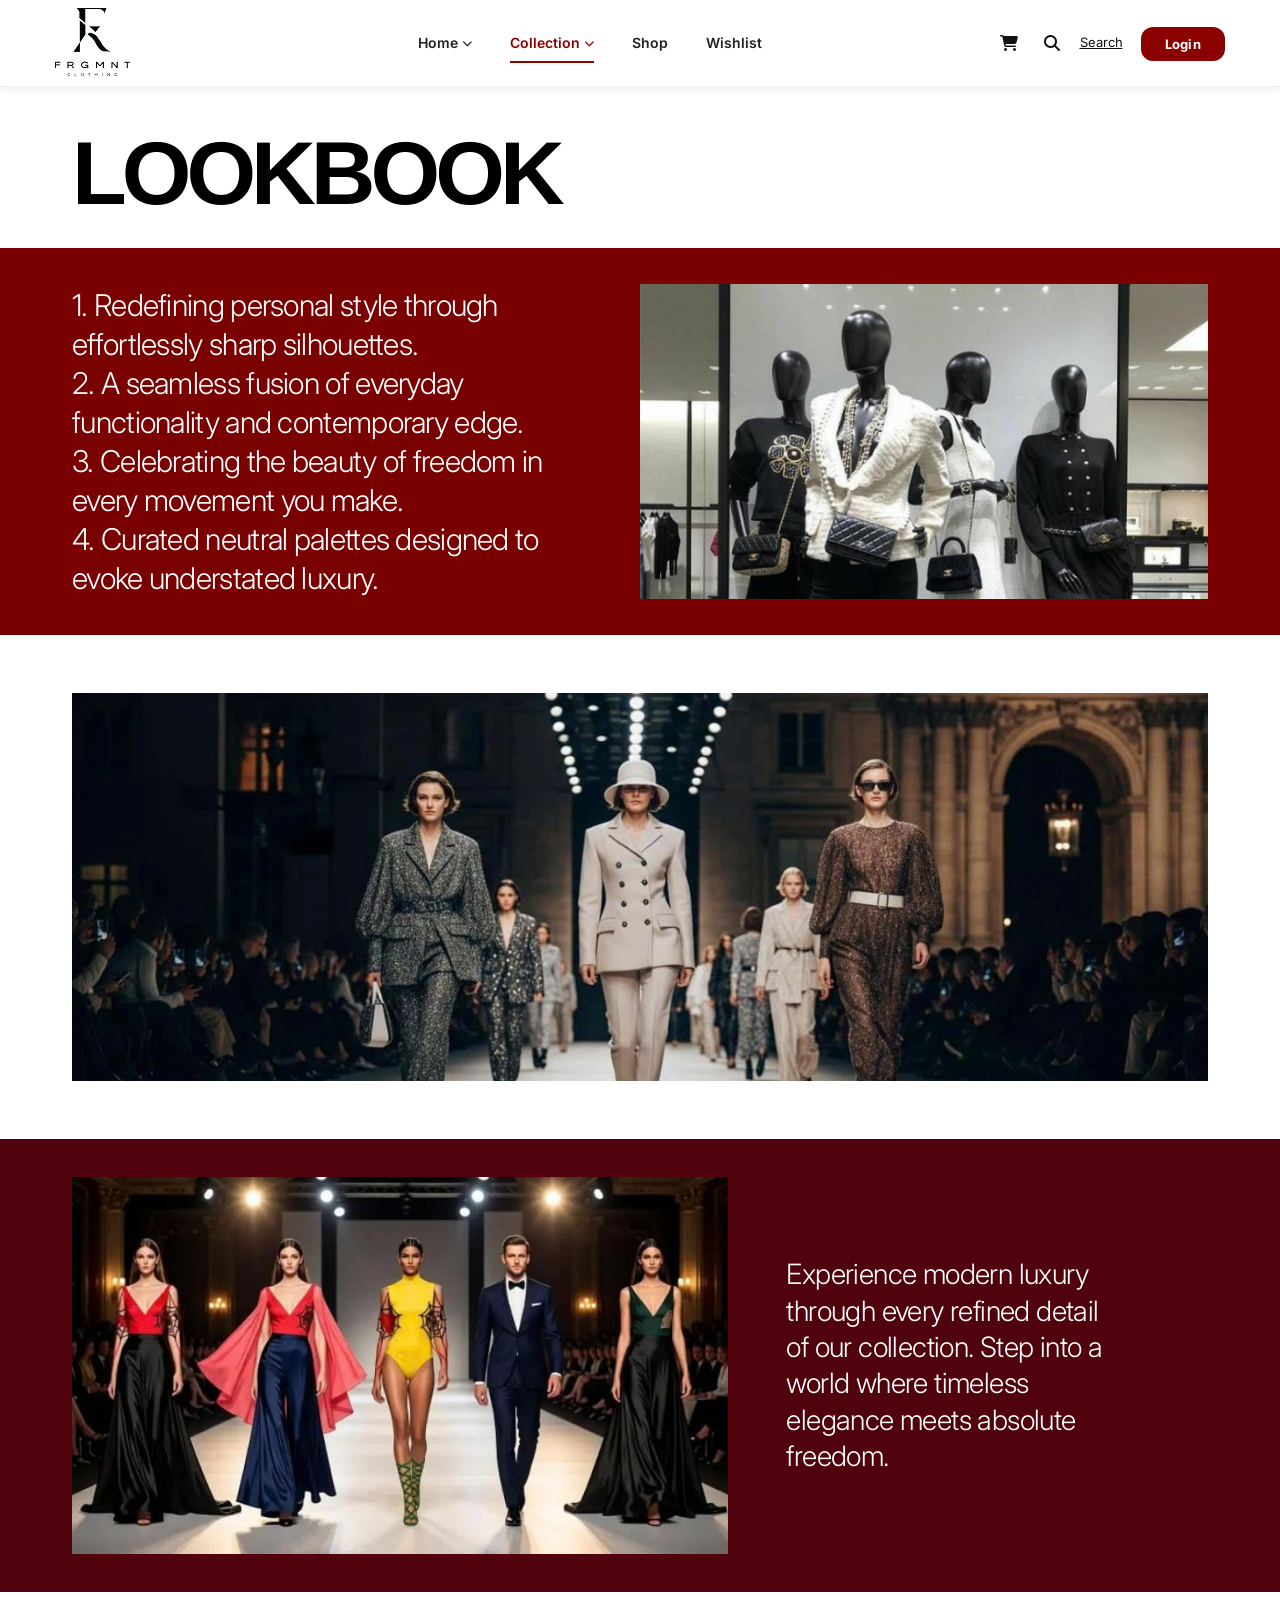
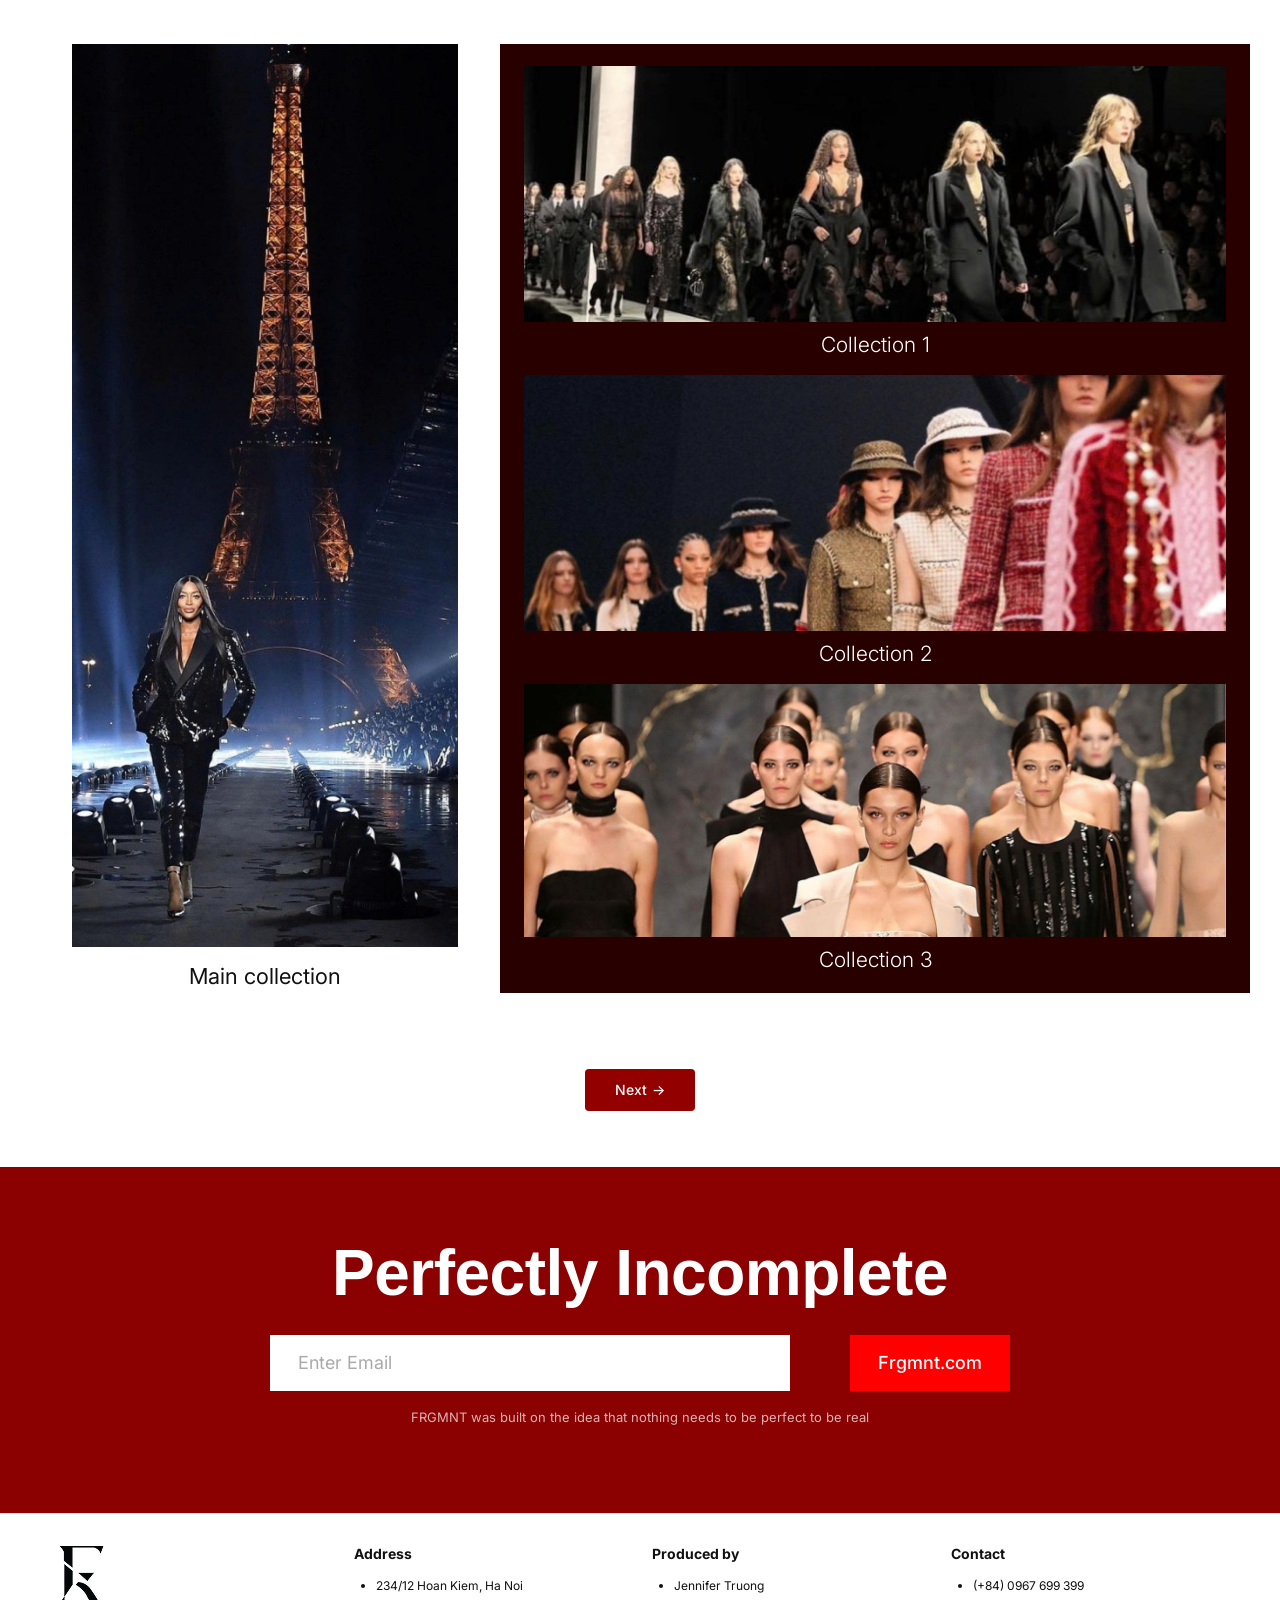
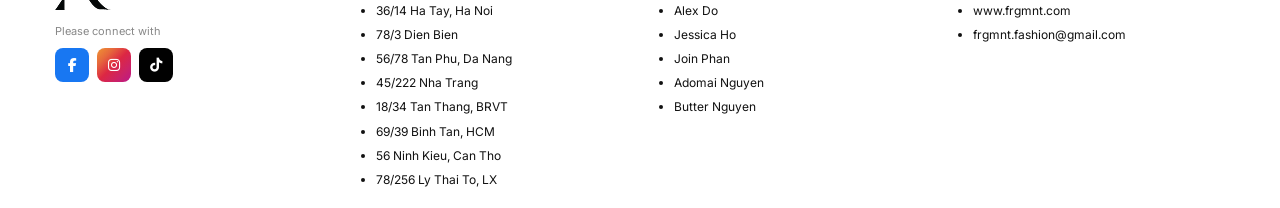
<file: pages/lookbook.html>
<!doctype html>
<html lang="en">
  <head>
    <meta charset="UTF-8" />
    <meta name="viewport" content="width=device-width, initial-scale=1.0" />

    <title>Lookbook</title>

    <link
      rel="stylesheet"
      href="https://cdn.jsdelivr.net/npm/bootstrap@5.3.2/dist/css/bootstrap.min.css"
    />

    <link
      rel="stylesheet"
      href="https://cdnjs.cloudflare.com/ajax/libs/font-awesome/6.5.0/css/all.min.css"
    />

    <link rel="stylesheet" href="../assets/css/style.css" />
    <link rel="stylesheet" href="../assets/css/responsive.css" />

    <style>
      * {
        box-sizing: border-box;
      }

      html {
        scroll-behavior: smooth;
      }

      body {
        margin: 0;
        background: #fff;
        color: #111;
        font-family: "Inter", Arial, sans-serif;
      }

      .lookbook-page {
        width: 100%;
        overflow-x: hidden;
        background: #fff;
      }

      .lookbook-page .frgmnt-nav {
        position: relative;
        z-index: 100;
      }

      .lookbook-main {
        width: 100%;
        max-width: none;
        margin: 0;
        background: #fff;
      }

      .lookbook-main img {
        width: 100%;
        height: auto;
        display: block;
      }

      .lookbook-header {
        padding: 46px 72px 34px;
        background: #fff;
      }

      .lookbook-title {
        margin: 0;
        color: #000;
        font-family: "Arial Black", Impact, sans-serif;
        font-size: clamp(4.5rem, 7vw, 7.5rem);
        font-weight: 900;
        line-height: 0.9;
        letter-spacing: -5px;
        text-transform: uppercase;
      }

      .lookbook-intro {
        display: grid;
        grid-template-columns: 50% 50%;
        align-items: center;
        background: #7a0102;
        padding: 36px 72px;
      }

      .lookbook-intro-copy {
        padding-right: 54px;
      }

      .intro-line {
        margin: 0;
        color: #fff;
        font-family: "Inter", sans-serif;
        font-size: 30px;
        font-weight: 300;
        line-height: 1.3;
        letter-spacing: -0.7px;
      }

      .lookbook-intro-image {
        width: 100%;
      }

      .lookbook-runway {
        padding: 58px 72px;
        background: #fff;
      }

      .lookbook-experience {
        display: grid;
        grid-template-columns: 62% 38%;
        align-items: center;
        background: #50030d;
        padding: 38px 72px;
      }

      .experience-image {
        padding-right: 48px;
      }

      .experience-copy {
        padding-left: 10px;
      }

      .experience-copy p {
        width: 100%;
        max-width: 430px;
        margin: 0;
        color: #fff;
        font-family: "Inter", sans-serif;
        font-size: 28px;
        font-weight: 300;
        line-height: 1.3;
        letter-spacing: -0.6px;
      }

      .lookbook-collections {
        display: grid;
        grid-template-columns: 34% 66%;
        gap: 42px;
        align-items: start;
        padding: 52px 72px 36px;
        background: #fff;
      }

      .main-collection {
        width: 100%;
        text-align: center;
      }

      .main-collection-title {
        margin: 16px 0 0;
        color: #111;
        font-family: "Inter", sans-serif;
        font-size: 22px;
        font-weight: 400;
        line-height: 1.2;
      }

      .collection-panel {
        width: 100%;
        padding: 22px 24px 20px;
        background: #280000;
      }

      .collection-card {
        width: 100%;
        margin-bottom: 18px;
        text-align: center;
      }

      .collection-card:last-child {
        margin-bottom: 0;
      }

      .collection-card-title {
        margin: 10px 0 0;
        color: #fff;
        font-family: "Inter", sans-serif;
        font-size: 21px;
        font-weight: 300;
        line-height: 1.2;
      }

      @media (max-width: 991.98px) {
        .lookbook-header {
          padding: 34px 32px 24px;
        }

        .lookbook-title {
          font-size: 4.8rem;
        }

        .lookbook-intro {
          grid-template-columns: 1fr;
          gap: 30px;
          padding: 36px 32px;
        }

        .lookbook-intro-copy {
          padding-right: 0;
        }

        .intro-line {
          font-size: 25px;
          line-height: 1.28;
        }

        .lookbook-runway {
          padding: 40px 32px;
        }

        .lookbook-experience {
          grid-template-columns: 1fr;
          gap: 30px;
          padding: 36px 32px;
        }

        .experience-image {
          padding-right: 0;
        }

        .experience-copy {
          padding-left: 0;
        }

        .experience-copy p {
          max-width: 100%;
          font-size: 25px;
        }

        .lookbook-collections {
          grid-template-columns: 1fr;
          gap: 34px;
          padding: 40px 32px;
        }

        .main-collection {
          max-width: 520px;
          margin: 0 auto;
        }
      }

      @media (max-width: 575.98px) {
        .lookbook-header {
          padding: 26px 20px 18px;
        }

        .lookbook-title {
          font-size: 3.3rem;
          letter-spacing: -2px;
        }

        .lookbook-intro {
          padding: 28px 20px;
        }

        .intro-line {
          font-size: 18px;
          line-height: 1.3;
          letter-spacing: -0.2px;
        }

        .lookbook-runway {
          padding: 28px 20px;
        }

        .lookbook-experience {
          padding: 28px 20px;
        }

        .experience-copy p {
          font-size: 18px;
          line-height: 1.3;
          letter-spacing: -0.2px;
        }

        .lookbook-collections {
          padding: 30px 20px;
        }

        .collection-panel {
          padding: 14px;
        }

        .main-collection-title,
        .collection-card-title {
          font-size: 16px;
        }
      }
    </style>
  </head>

  <body>
    <div class="lookbook-page">

      <div id="nav-root"></div>

      <main class="lookbook-main">

        <section class="lookbook-header">
          <h1 class="lookbook-title">LOOKBOOK</h1>
        </section>

        <section class="lookbook-intro">
          <div class="lookbook-intro-copy">
            <p class="intro-line">
              1. Redefining personal style through<br />
              effortlessly sharp silhouettes.<br />
              2. A seamless fusion of everyday<br />
              functionality and contemporary edge.<br />
              3. Celebrating the beauty of freedom in<br />
              every movement you make.<br />
              4. Curated neutral palettes designed to<br />
              evoke understated luxury.
            </p>
          </div>

          <div class="lookbook-intro-image">
            <img
              src="../assets/images/lookbook/1.jpg"
              alt="FRGMNT mannequin collection"
            />
          </div>
        </section>

        <section class="lookbook-runway">
          <img
            src="../assets/images/lookbook/2.jpg"
            alt="FRGMNT fashion runway"
          />
        </section>

        <section class="lookbook-experience">
          <div class="experience-image">
            <img
              src="../assets/images/lookbook/3.jpg"
              alt="FRGMNT modern luxury collection"
            />
          </div>

          <div class="experience-copy">
            <p>
              Experience modern luxury<br />
              through every refined detail<br />
              of our collection. Step into a<br />
              world where timeless<br />
              elegance meets absolute<br />
              freedom.
            </p>
          </div>
        </section>

        <section class="lookbook-collections">
          <div class="main-collection">
            <img
              src="../assets/images/lookbook/4.jpg"
              alt="FRGMNT main collection"
            />

            <h3 class="main-collection-title">Main collection</h3>
          </div>

          <div class="collection-panel">
            <article class="collection-card">
              <img
                src="../assets/images/lookbook/5.jpg"
                alt="FRGMNT collection 1"
              />

              <h3 class="collection-card-title">Collection 1</h3>
            </article>

            <article class="collection-card">
              <img
                src="../assets/images/lookbook/6.jpg"
                alt="FRGMNT collection 2"
              />

              <h3 class="collection-card-title">Collection 2</h3>
            </article>

            <article class="collection-card">
              <img
                src="../assets/images/lookbook/7.jpg"
                alt="FRGMNT collection 3"
              />

              <h3 class="collection-card-title">Collection 3</h3>
            </article>
          </div>
        </section>

        <div class="next-row">
          <a href="frgmnt.html" class="btn-next">Next &rarr;</a>
        </div>
      </main>

      <div id="cta-root"></div>

      <div id="footer-root"></div>
    </div>

    <script src="https://cdn.jsdelivr.net/npm/bootstrap@5.3.2/dist/js/bootstrap.bundle.min.js"></script>

    <script src="../assets/js/components.js"></script>
    <script src="../assets/js/main.js"></script>
  </body>
</html>
</file>
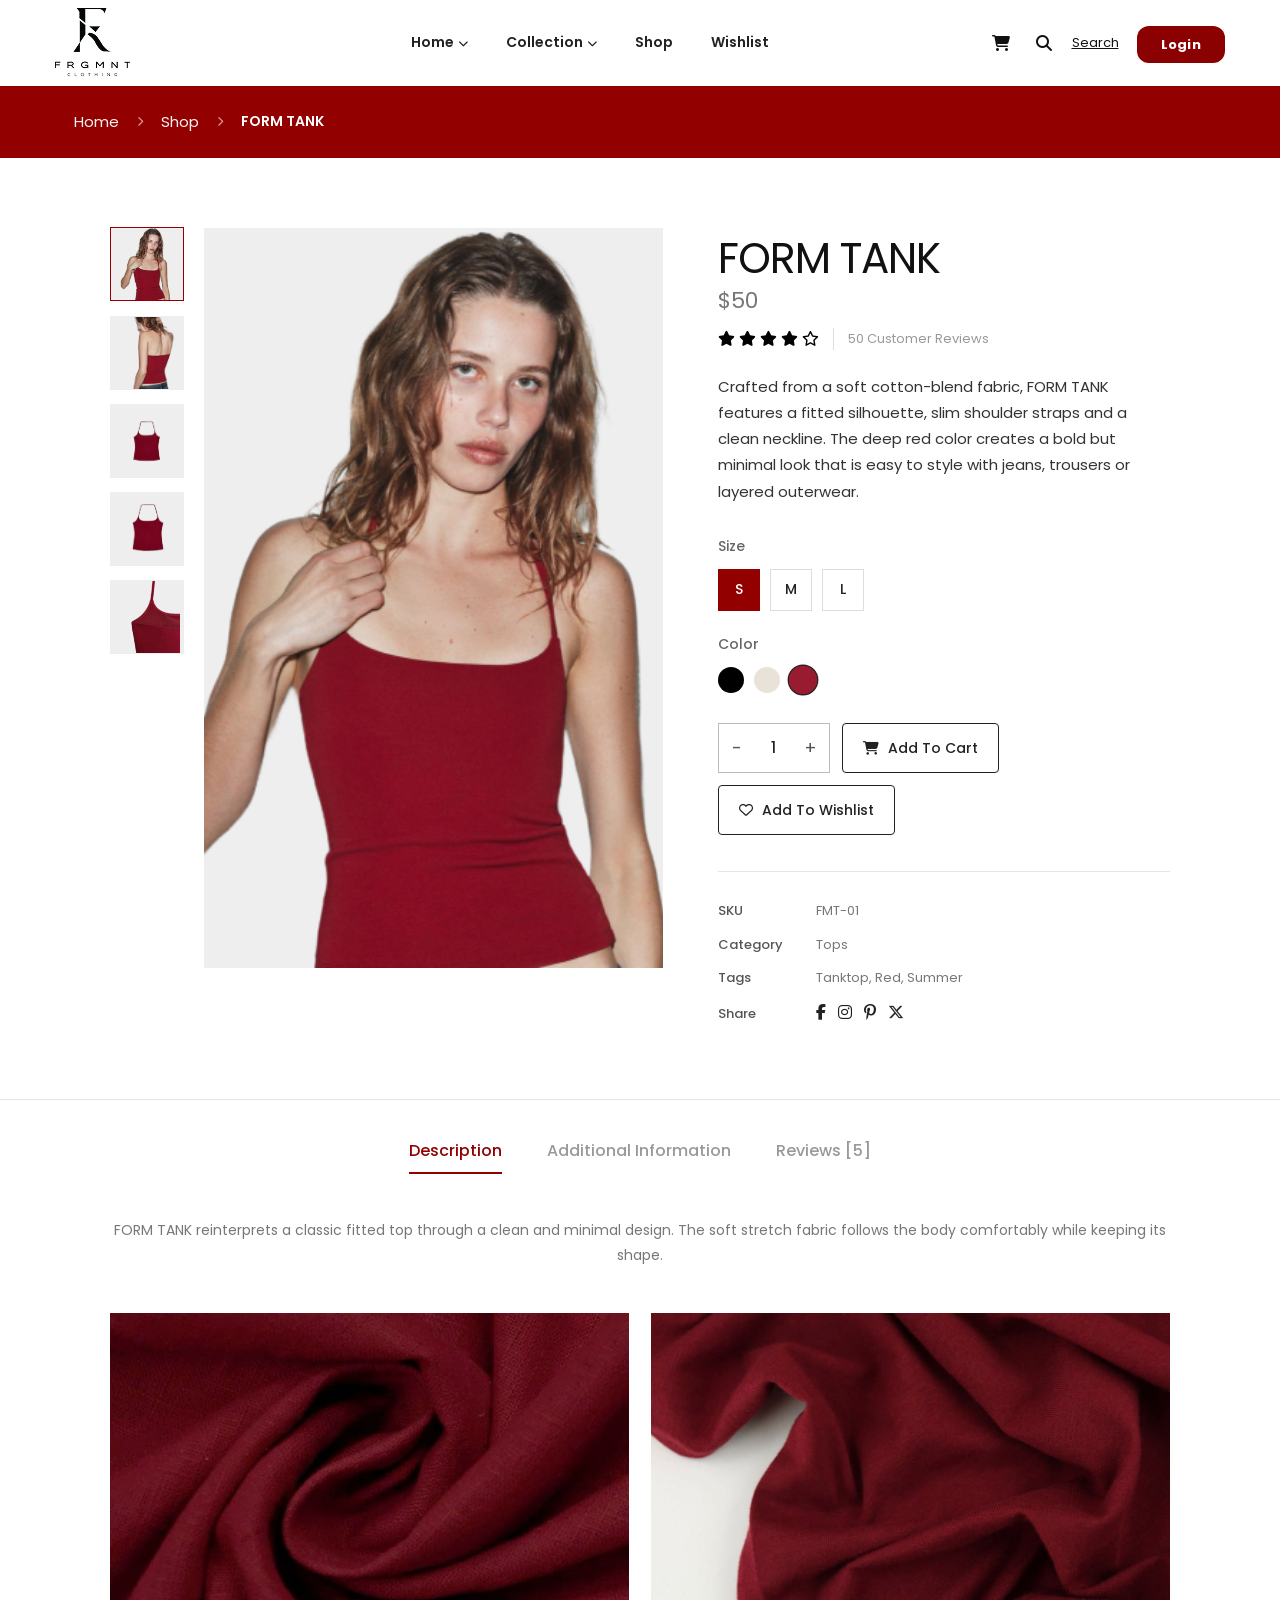
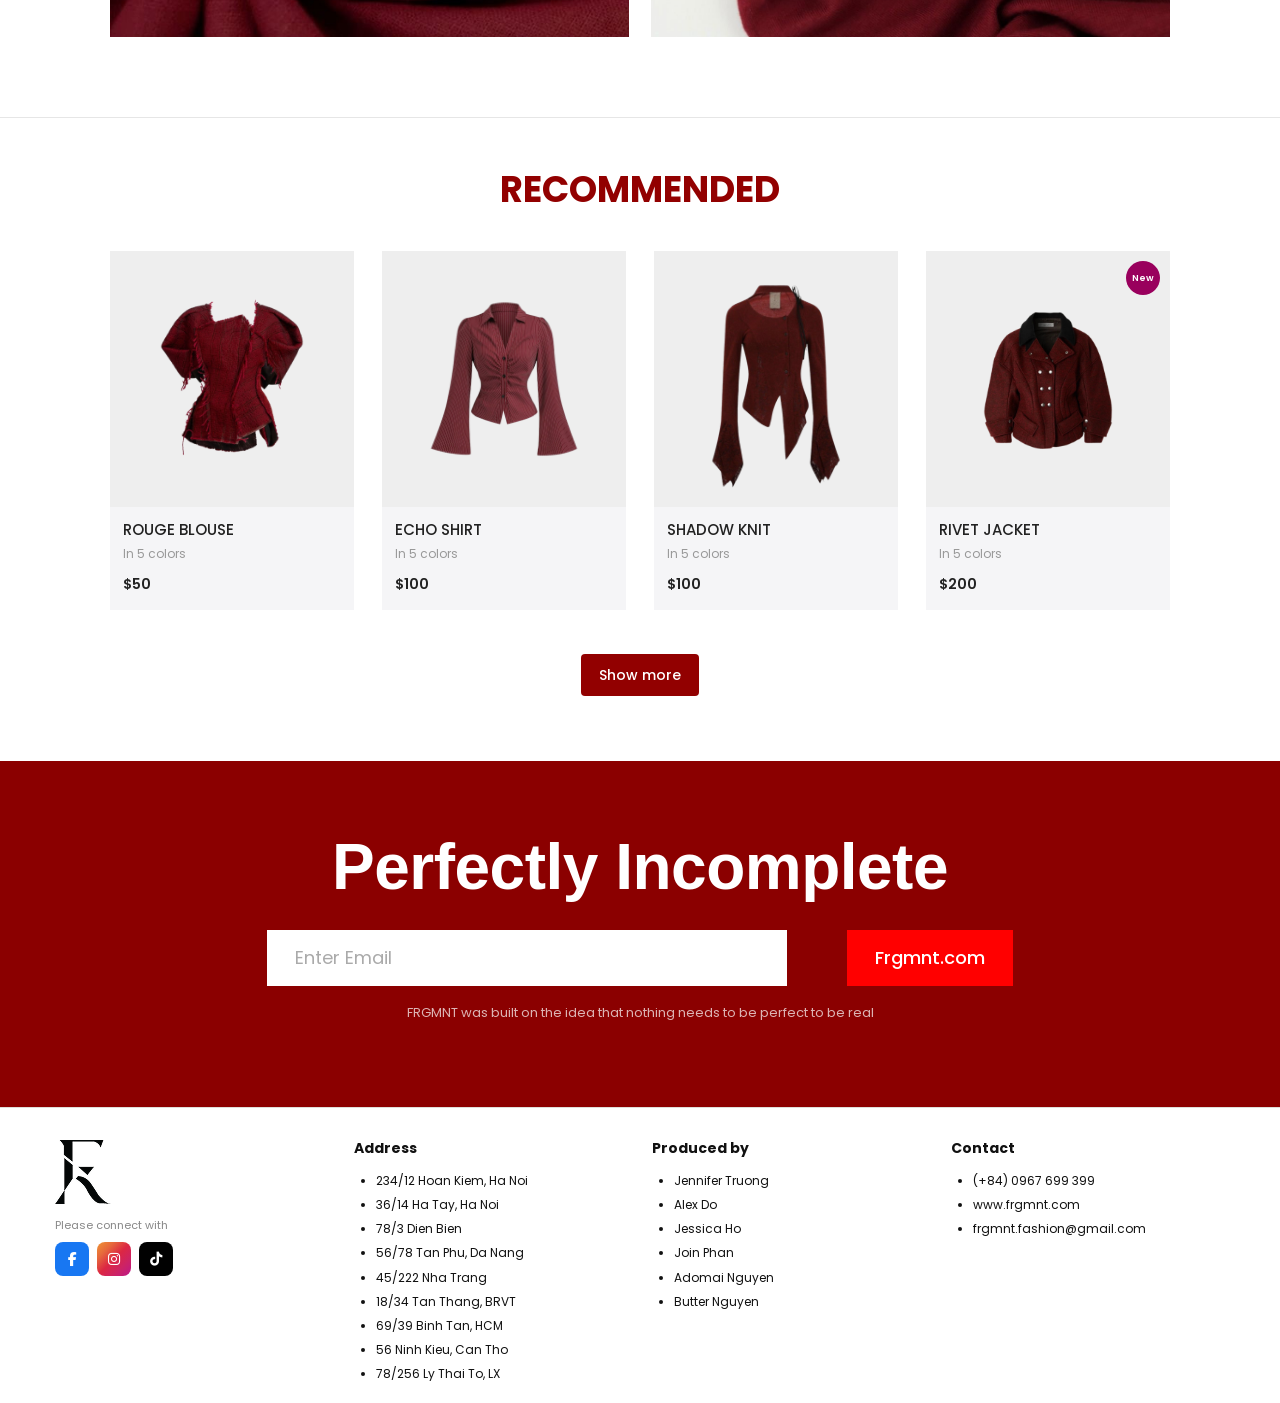
<file: pages/product.html>
<!doctype html>
<html lang="en">
  <head>
    <meta charset="UTF-8" />
    <meta name="viewport" content="width=device-width, initial-scale=1.0" />
    <title>FORM TANK</title>
    <meta name="description" content="FORM TANK product detail page." />
    <link rel="preconnect" href="https://fonts.googleapis.com" />
    <link rel="preconnect" href="https://fonts.gstatic.com" crossorigin />
    <link
      href="https://fonts.googleapis.com/css2?family=Poppins:wght@300;400;500;600;700;800;900&display=swap"
      rel="stylesheet"
    />
    <link
      rel="stylesheet"
      href="https://cdn.jsdelivr.net/npm/bootstrap@5.3.2/dist/css/bootstrap.min.css"
    />
    <link
      rel="stylesheet"
      href="https://cdnjs.cloudflare.com/ajax/libs/font-awesome/6.5.0/css/all.min.css"
    />
    <link rel="stylesheet" href="../assets/css/style.css" />
    <link rel="stylesheet" href="../assets/css/responsive.css" />

    <style>
      *,
      *::before,
      *::after {
        box-sizing: border-box;
      }

      html {
        scroll-behavior: smooth;
      }

      body {
        margin: 0;
        min-height: 100vh;
        overflow-x: hidden;

        background: #ffffff;
        color: #111111;

        font-family: "Poppins", sans-serif;
        font-size: 18px;
      }

      body.cart-popup-open {
        overflow: hidden;
      }

      img {
        display: block;
        max-width: 100%;
      }

      button,
      input,
      select,
      textarea {
        font-family: "Poppins", sans-serif;
      }

      button {
        cursor: pointer;
      }

      .product-page {
        width: 100%;
        min-height: 100vh;
        background: #ffffff;
      }

      .product-main {
        width: 100%;
        padding: 0;
        background: #ffffff;
      }

      #nav-root,
      #nav-root > * {
        margin-bottom: 0 !important;
        border: 0 !important;
        border-bottom: 0 !important;
        box-shadow: none !important;
      }

      .product-breadcrumb {
        width: 100%;
        min-height: 72px;

        display: flex;
        align-items: center;

        gap: 18px;
        margin: 0;
        padding: 0 74px;

        background: #920000;
        color: #ffffff;
      }

      .breadcrumb-link {
        padding: 0;
        border: 0;

        background: transparent;
        color: #ffffff;

        font-size: 15px;
        font-weight: 400;
        text-decoration: none;

        opacity: 0.95;
      }

      .breadcrumb-link:hover {
        color: #ffffff;
        opacity: 1;
      }

      .breadcrumb-separator {
        color: #ffffff;
        font-size: 10px;
        opacity: 0.6;
      }

      .breadcrumb-current {
        color: #ffffff;

        font-size: 14px;
        font-weight: 600;

        text-transform: uppercase;
      }

      .product-detail {
        width: 100%;

        display: grid;
        grid-template-columns:
          minmax(0, 1.1fr)
          minmax(320px, 0.9fr);

        gap: 55px;
        padding: 70px 110px 60px;
      }

      .product-gallery {
        min-width: 0;

        display: grid;
        grid-template-columns:
          74px
          minmax(0, 1fr);

        gap: 20px;
      }

      .product-thumbnails {
        display: flex;
        flex-direction: column;
        gap: 14px;
      }

      .thumbnail-button {
        width: 74px;
        height: 74px;

        padding: 0;
        overflow: hidden;

        border: 1px solid transparent;
        background: #eeeeee;

        transition:
          border-color 0.2s ease,
          transform 0.2s ease;
      }

      .thumbnail-button:hover,
      .thumbnail-button.active {
        border-color: #920000;
        transform: translateY(-1px);
      }

      .thumbnail-button img {
        width: 100%;
        height: 100%;

        object-fit: contain;
        object-position: center;
      }

      .product-main-image {
        width: 100%;
        height: 740px;

        overflow: hidden;
        background: #eeeeee;
      }

      .product-main-image img {
        width: 100%;
        height: 100%;

        object-fit: cover;
        object-position: center;

        transition: transform 0.3s ease;
      }

      .product-main-image:hover img {
        transform: scale(1.025);
      }

      .product-information {
        min-width: 0;
        padding-top: 8px;
      }

      .detail-product-name {
        margin: 0 0 8px;

        color: #111111;

        font-size: 42px;
        font-weight: 400;
        line-height: 1.1;
        letter-spacing: -1px;

        text-transform: uppercase;
      }

      .detail-product-price {
        margin-bottom: 16px;

        color: #777777;

        font-size: 22px;
        font-weight: 400;
        line-height: 1;
      }

      .product-rating-row {
        display: flex;
        align-items: center;

        gap: 14px;
        margin-bottom: 24px;
      }

      .product-stars {
        display: flex;
        align-items: center;

        gap: 4px;

        color: #000000;
        font-size: 15px;
      }

      .product-reviews {
        padding-left: 14px;

        border-left: 1px solid #dddddd;

        color: #999999;

        font-size: 13px;
        font-weight: 400;
      }

      .product-description-short {
        max-width: 560px;

        margin: 0 0 30px;

        color: #333333;

        font-size: 15px;
        font-weight: 400;
        line-height: 1.75;
      }

      .product-option-group {
        margin-bottom: 22px;
      }

      .product-option-title {
        margin: 0 0 11px;

        color: #666666;

        font-size: 14px;
        font-weight: 500;
      }

      .size-options,
      .color-options {
        display: flex;
        align-items: center;
        gap: 10px;
      }

      .size-button {
        min-width: 42px;
        height: 42px;

        display: inline-flex;
        align-items: center;
        justify-content: center;

        padding: 0 10px;

        border: 1px solid #dddddd;

        background: #ffffff;
        color: #222222;

        font-size: 14px;
        font-weight: 500;

        transition:
          border-color 0.2s ease,
          background-color 0.2s ease,
          color 0.2s ease;
      }

      .size-button:hover,
      .size-button.active {
        border-color: #920000;
        background: #920000;
        color: #ffffff;
      }

      .color-button {
        width: 26px;
        height: 26px;

        padding: 0;

        border: 2px solid transparent;
        border-radius: 50%;

        box-shadow: 0 0 0 1px transparent;

        transition:
          transform 0.2s ease,
          box-shadow 0.2s ease;
      }

      .color-button:hover,
      .color-button.active {
        transform: scale(1.1);
        box-shadow: 0 0 0 1px #222222;
      }

      .color-black {
        background: #000000;
      }

      .color-cream {
        background: #e8e2d9;
      }

      .color-red {
        background: #991b2f;
      }

      .product-actions {
        display: flex;
        align-items: stretch;
        flex-wrap: wrap;

        gap: 12px;
        margin: 30px 0 36px;
      }

      .quantity-control {
        height: 50px;

        display: inline-flex;
        align-items: center;

        border: 1px solid #bcbcbc;
        background: #ffffff;
      }

      .quantity-button {
        width: 36px;
        height: 100%;

        display: inline-flex;
        align-items: center;
        justify-content: center;

        padding: 0;
        border: 0;

        background: transparent;
        color: #555555;

        font-size: 17px;
      }

      .quantity-button:hover {
        color: #920000;
      }

      .quantity-value {
        width: 38px;

        padding: 0;
        border: 0;
        outline: none;

        background: transparent;
        color: #222222;

        font-size: 15px;
        font-weight: 500;
        text-align: center;
      }

      .product-action-button {
        height: 50px;

        display: inline-flex;
        align-items: center;
        justify-content: center;

        gap: 9px;
        padding: 0 20px;

        border: 1px solid #222222;
        border-radius: 4px;

        background: #ffffff;
        color: #222222;

        font-size: 14px;
        font-weight: 500;

        transition:
          background-color 0.2s ease,
          color 0.2s ease,
          border-color 0.2s ease,
          transform 0.2s ease;
      }

      .product-action-button:hover {
        border-color: #920000;
        background: #920000;
        color: #ffffff;

        transform: translateY(-1px);
      }

      .wishlist-detail-button.active {
        border-color: #920000;
        background: #920000;
        color: #ffffff;
      }

      .product-meta {
        padding-top: 28px;
        border-top: 1px solid #e5e5e5;
      }

      .meta-row {
        display: flex;
        align-items: center;
        flex-wrap: wrap;

        gap: 10px;
        margin-bottom: 12px;

        color: #999999;
        font-size: 13px;
      }

      .meta-label {
        min-width: 88px;

        color: #555555;
        font-weight: 500;
      }

      .meta-value {
        color: #777777;
        font-weight: 400;
      }

      .product-socials {
        display: flex;
        align-items: center;
        gap: 12px;
      }

      .product-social-link {
        color: #222222;

        font-size: 16px;
        text-decoration: none;
      }

      .product-social-link:hover {
        color: #920000;
      }

      .product-tabs-section {
        width: 100%;

        padding: 0 110px 60px;

        border-top: 1px solid #e6e6e6;
      }

      .product-tabs-navigation {
        display: flex;
        align-items: center;
        justify-content: center;
        flex-wrap: wrap;

        gap: 45px;
        padding: 30px 0 24px;
      }

      .tab-button,
      .reviews-link {
        padding: 8px 0;

        border: 0;
        border-bottom: 2px solid transparent;

        background: transparent;
        color: #999999;

        font-size: 16px;
        font-weight: 500;
        text-decoration: none;
      }

      .tab-button:hover,
      .tab-button.active,
      .reviews-link:hover {
        border-bottom-color: #920000;
        color: #920000;
      }

      .tab-content-panel {
        display: none;

        max-width: 1180px;

        margin: 0 auto;
        padding: 20px 0;
      }

      .tab-content-panel.active {
        display: block;
      }

      .tab-description-text {
        margin: 0 0 44px;

        color: #777777;

        font-size: 14px;
        line-height: 1.8;

        text-align: center;
      }

      .description-images {
        display: grid;
        grid-template-columns: repeat(2, minmax(0, 1fr));

        gap: 22px;
      }

      .description-image {
        width: 100%;
        aspect-ratio: 1.6 / 1;

        overflow: hidden;
        background: #eeeeee;
      }

      .description-image img {
        width: 100%;
        height: 100%;

        object-fit: cover;
        object-position: center;
      }

      .additional-table {
        width: 100%;
        border-collapse: collapse;
      }

      .additional-table th,
      .additional-table td {
        padding: 16px 20px;

        border-bottom: 1px solid #e5e5e5;

        font-size: 14px;
        text-align: left;
      }

      .additional-table th {
        width: 190px;

        color: #333333;
        font-weight: 600;
      }

      .additional-table td {
        color: #777777;
      }

      .recommended-section {
        width: 100%;

        padding: 50px 110px 65px;

        border-top: 1px solid #e6e6e6;
        background: #ffffff;
      }

      .recommended-title {
        margin: 0 0 40px;

        color: #920000;

        font-size: 36px;
        font-weight: 700;

        text-align: center;
        text-transform: uppercase;
      }

      .recommended-grid {
        display: grid;
        grid-template-columns: repeat(4, minmax(0, 1fr));

        gap: 28px;
      }

      .recommended-card {
        min-width: 0;
        overflow: hidden;

        background: #eeeeee;

        transition:
          transform 0.25s ease,
          box-shadow 0.25s ease;
      }

      .recommended-card:hover {
        transform: translateY(-3px);
        box-shadow: 0 8px 20px rgba(0, 0, 0, 0.08);
      }

      .recommended-media {
        position: relative;

        width: 100%;
        aspect-ratio: 1 / 1.05;

        padding: 10px;
        background: #eeeeee;
      }

      .recommended-media img {
        width: 100%;
        height: 100%;

        object-fit: contain;
        object-position: center;
      }

      .recommended-badge {
        position: absolute;
        top: 10px;
        right: 10px;
        z-index: 3;

        width: 34px;
        height: 34px;

        display: inline-flex;
        align-items: center;
        justify-content: center;

        border-radius: 50%;

        background: #99005d;
        color: #ffffff;

        font-size: 9px;
        font-weight: 600;
      }

      .recommended-info {
        min-height: 100px;

        padding: 14px 13px;
        background: #f5f5f7;
      }

      .recommended-name {
        margin: 0 0 5px;

        color: #222222;

        font-size: 15px;
        font-weight: 500;

        text-transform: uppercase;
      }

      .recommended-sub {
        margin: 0 0 9px;

        color: #999999;
        font-size: 12px;
      }

      .recommended-price {
        color: #222222;

        font-size: 14px;
        font-weight: 600;
      }

      .show-more-wrapper {
        display: flex;
        justify-content: center;

        margin-top: 44px;
      }

      .show-more-button {
        min-width: 110px;
        height: 42px;

        padding: 0 18px;

        border: 0;
        border-radius: 4px;

        background: #920000;
        color: #ffffff;

        font-size: 14px;
        font-weight: 500;
      }

      .show-more-button:hover {
        background: #700000;
      }

      .product-toast {
        position: fixed;
        right: 24px;
        bottom: 24px;
        z-index: 11000;

        min-width: 300px;
        max-width: 400px;

        display: flex;
        align-items: center;

        gap: 13px;
        padding: 15px 17px;

        border-left: 4px solid #920000;
        border-radius: 4px;

        background: #ffffff;
        color: #111111;

        box-shadow: 0 12px 30px rgba(0, 0, 0, 0.18);

        opacity: 0;
        visibility: hidden;

        transform: translateY(20px);
        pointer-events: none;

        transition:
          opacity 0.25s ease,
          visibility 0.25s ease,
          transform 0.25s ease;
      }

      .product-toast.show {
        opacity: 1;
        visibility: visible;
        transform: translateY(0);
      }

      .product-toast-icon {
        width: 40px;
        height: 40px;

        flex-shrink: 0;

        display: inline-flex;
        align-items: center;
        justify-content: center;

        border-radius: 50%;

        background: #920000;
        color: #ffffff;

        font-size: 16px;
      }

      .product-toast-title {
        margin: 0 0 3px;

        font-size: 16px;
        font-weight: 600;
      }

      .product-toast-message {
        margin: 0;

        color: #666666;

        font-size: 13px;
        line-height: 1.5;
      }

      .cart-popup-overlay {
        position: fixed;
        inset: 0;
        z-index: 10000;

        background: rgba(0, 0, 0, 0.22);

        opacity: 0;
        visibility: hidden;

        transition:
          opacity 0.25s ease,
          visibility 0.25s ease;
      }

      .cart-popup-overlay.show {
        opacity: 1;
        visibility: visible;
      }

      .cart-popup {
        position: fixed;
        top: 74px;
        right: 54px;
        z-index: 10010;

        width: 390px;
        height: 690px;
        max-height: calc(100vh - 94px);

        display: flex;
        flex-direction: column;

        overflow: hidden;

        background: #ffffff;

        box-shadow: 0 14px 38px rgba(0, 0, 0, 0.14);

        opacity: 0;
        visibility: hidden;

        transform: translateY(-10px);
        transform-origin: top right;

        transition:
          opacity 0.25s ease,
          visibility 0.25s ease,
          transform 0.25s ease;
      }

      .cart-popup.show {
        opacity: 1;
        visibility: visible;
        transform: translateY(0);
      }

      .cart-popup-header {
        min-height: 78px;

        display: flex;
        align-items: center;
        justify-content: space-between;

        padding: 0 28px;

        border-bottom: 1px solid #dddddd;
      }

      .cart-popup-header h2 {
        margin: 0;

        color: #111111;

        font-size: 23px;
        font-weight: 600;
        line-height: 1;
      }

      .cart-popup-close {
        width: 34px;
        height: 34px;

        display: inline-flex;
        align-items: center;
        justify-content: center;

        padding: 0;
        border: 0;

        background: transparent;
        color: #990000;

        font-size: 17px;
      }

      .cart-popup-close:hover {
        color: #5f0000;
      }

      .cart-popup-items {
        flex: 1;

        padding: 38px 28px 20px;
        overflow-y: auto;
      }

      .cart-popup-item {
        display: grid;
        grid-template-columns:
          98px
          minmax(0, 1fr)
          24px;

        align-items: center;

        gap: 20px;

        padding-bottom: 28px;
        margin-bottom: 28px;

        border-bottom: 1px solid #eeeeee;
      }

      .cart-popup-image {
        width: 98px;
        height: 100px;

        display: flex;
        align-items: center;
        justify-content: center;

        overflow: hidden;
        border-radius: 10px;

        background: #f1f1f1;
      }

      .cart-popup-image img {
        width: 100%;
        height: 100%;

        object-fit: contain;
        object-position: center;
      }

      .cart-popup-info {
        min-width: 0;
      }

      .cart-popup-name {
        margin: 0 0 14px;

        color: #111111;

        font-size: 16px;
        font-weight: 500;
        line-height: 1.2;

        text-transform: none;
      }

      .cart-popup-inline-info {
        display: flex;
        align-items: center;
        flex-wrap: wrap;

        gap: 10px;

        color: #111111;

        font-size: 12px;
        font-weight: 400;
      }

      .cart-popup-inline-info span {
        white-space: nowrap;
      }

      .cart-popup-inline-price {
        font-weight: 600;
      }

      .cart-popup-remove {
        width: 21px;
        height: 21px;

        display: inline-flex;
        align-items: center;
        justify-content: center;

        padding: 0;
        border: 0;
        border-radius: 50%;

        background: #9d9d9d;
        color: #ffffff;

        font-size: 9px;
      }

      .cart-popup-remove:hover {
        background: #990000;
      }

      .cart-popup-empty {
        min-height: 260px;

        display: flex;
        flex-direction: column;
        align-items: center;
        justify-content: center;

        gap: 12px;

        color: #999999;
        text-align: center;
      }

      .cart-popup-empty i {
        color: #990000;
        font-size: 32px;
      }

      .cart-popup-empty p {
        margin: 0;
        font-size: 13px;
      }

      .cart-popup-footer {
        padding: 20px 28px 26px;
        background: #ffffff;
      }

      .cart-popup-total {
        display: flex;
        align-items: center;
        justify-content: flex-end;

        margin-bottom: 38px;

        color: #111111;
      }

      .cart-popup-total span {
        display: none;
      }

      .cart-popup-total strong {
        color: #111111;

        font-size: 25px;
        font-weight: 600;
      }

      .cart-popup-actions {
        display: grid;
        grid-template-columns: repeat(3, minmax(0, 1fr));

        gap: 12px;
      }

      .cart-popup-action {
        min-height: 32px;

        display: inline-flex;
        align-items: center;
        justify-content: center;

        padding: 0 10px;

        border: 1px solid #111111;
        border-radius: 18px;

        background: #ffffff;
        color: #111111;

        font-size: 11px;
        font-weight: 400;

        text-align: center;
        text-decoration: none;

        transition:
          background-color 0.2s ease,
          border-color 0.2s ease,
          color 0.2s ease;
      }

      .cart-popup-action:hover {
        border-color: #920000;
        background: #920000;
        color: #ffffff;
      }

      #cta-root,
      #footer-root {
        width: 100%;
      }

      @media (max-width: 1199.98px) {
        .product-detail {
          padding-left: 55px;
          padding-right: 55px;
        }

        .product-tabs-section,
        .recommended-section {
          padding-left: 55px;
          padding-right: 55px;
        }
      }

      @media (max-width: 991.98px) {
        .product-breadcrumb {
          padding: 0 30px;
        }

        .product-detail {
          grid-template-columns: 1fr;

          gap: 40px;
          padding: 48px 30px;
        }

        .product-gallery {
          max-width: 760px;
          margin: 0 auto;
        }

        .product-tabs-section,
        .recommended-section {
          padding-left: 30px;
          padding-right: 30px;
        }

        .recommended-grid {
          grid-template-columns: repeat(2, minmax(0, 1fr));
        }

        .cart-popup {
          top: 70px;
          right: 24px;
        }
      }

      @media (max-width: 767.98px) {
        body {
          font-size: 16px;
        }

        .product-breadcrumb {
          min-height: 56px;

          padding: 0 18px;
          gap: 12px;
        }

        .breadcrumb-link {
          font-size: 12px;
        }

        .breadcrumb-current {
          font-size: 11px;
        }

        .product-detail {
          padding: 34px 16px 40px;
        }

        .product-gallery {
          grid-template-columns: 1fr;
        }

        .product-thumbnails {
          order: 2;

          flex-direction: row;
          flex-wrap: wrap;
        }

        .thumbnail-button {
          width: 60px;
          height: 60px;
        }

        .product-main-image {
          height: 520px;
        }

        .detail-product-name {
          font-size: 34px;
        }

        .detail-product-price {
          font-size: 19px;
        }

        .product-description-short {
          font-size: 14px;
        }

        .product-actions {
          align-items: stretch;
          flex-direction: column;
        }

        .quantity-control,
        .product-action-button {
          width: 100%;
        }

        .quantity-control {
          justify-content: center;
        }

        .product-tabs-section,
        .recommended-section {
          padding-left: 16px;
          padding-right: 16px;
        }

        .description-images {
          grid-template-columns: 1fr;
        }

        .recommended-title {
          font-size: 28px;
        }

        .tab-button,
        .reviews-link {
          font-size: 13px;
        }

        .product-toast {
          right: 16px;
          bottom: 16px;
          left: 16px;

          min-width: 0;
          max-width: none;
        }

        .cart-popup {
          top: 72px;
          right: 14px;
          left: 14px;

          width: auto;
          height: 610px;
          max-height: calc(100vh - 88px);
        }
      }

      @media (max-width: 479.98px) {
        .product-main-image {
          height: 430px;
        }

        .recommended-grid {
          grid-template-columns: 1fr;
        }

        .product-tabs-navigation {
          gap: 18px;
        }

        .detail-product-name {
          font-size: 30px;
        }

        .cart-popup-header {
          padding: 0 18px;
        }

        .cart-popup-header h2 {
          font-size: 19px;
        }

        .cart-popup-items {
          padding: 24px 18px 16px;
        }

        .cart-popup-item {
          grid-template-columns:
            76px
            minmax(0, 1fr)
            21px;

          gap: 12px;
        }

        .cart-popup-image {
          width: 76px;
          height: 88px;
        }

        .cart-popup-footer {
          padding: 18px;
        }

        .cart-popup-actions {
          gap: 6px;
        }

        .cart-popup-action {
          padding: 0 5px;
          font-size: 9px;
        }
      }
    </style>
  </head>

  <body>
    <div class="product-page">
      <div id="nav-root"></div>

      <main class="product-main">

        <nav class="product-breadcrumb" aria-label="Product breadcrumb">
          <a href="../index.html" class="breadcrumb-link"> Home </a>

          <span class="breadcrumb-separator">
            <i class="fa-solid fa-chevron-right"></i>
          </span>

          <a href="shop.html" class="breadcrumb-link"> Shop </a>

          <span class="breadcrumb-separator">
            <i class="fa-solid fa-chevron-right"></i>
          </span>

          <span class="breadcrumb-current"> FORM TANK </span>
        </nav>

        <section class="product-detail">
          <div class="product-gallery">
            <div class="product-thumbnails">
              <button
                type="button"
                class="thumbnail-button active"
                data-image="../assets/images/shop/detail/7.png"
              >
                <img
                  src="../assets/images/shop/detail/7.png"
                  alt="FORM TANK front model"
                />
              </button>

              <button
                type="button"
                class="thumbnail-button"
                data-image="../assets/images/shop/detail/6.png"
              >
                <img
                  src="../assets/images/shop/detail/6.png"
                  alt="FORM TANK back model"
                />
              </button>

              <button
                type="button"
                class="thumbnail-button"
                data-image="../assets/images/shop/detail/3.png"
              >
                <img
                  src="../assets/images/shop/detail/3.png"
                  alt="FORM TANK front product"
                />
              </button>

              <button
                type="button"
                class="thumbnail-button"
                data-image="../assets/images/shop/detail/4.png"
              >
                <img
                  src="../assets/images/shop/detail/4.png"
                  alt="FORM TANK product"
                />
              </button>

              <button
                type="button"
                class="thumbnail-button"
                data-image="../assets/images/shop/detail/5.png"
              >
                <img
                  src="../assets/images/shop/detail/5.png"
                  alt="FORM TANK fabric detail"
                />
              </button>
            </div>

            <div class="product-main-image">
              <img
                id="mainProductImage"
                src="../assets/images/shop/detail/7.png"
                alt="FORM TANK"
              />
            </div>
          </div>

          <div class="product-information">
            <h1 class="detail-product-name">FORM TANK</h1>

            <div class="detail-product-price">$50</div>

            <div class="product-rating-row">
              <div class="product-stars">
                <i class="fa-solid fa-star"></i>
                <i class="fa-solid fa-star"></i>
                <i class="fa-solid fa-star"></i>
                <i class="fa-solid fa-star"></i>
                <i class="fa-regular fa-star"></i>
              </div>

              <span class="product-reviews"> 50 Customer Reviews </span>
            </div>

            <p class="product-description-short">
              Crafted from a soft cotton-blend fabric, FORM TANK features a
              fitted silhouette, slim shoulder straps and a clean neckline. The
              deep red color creates a bold but minimal look that is easy to
              style with jeans, trousers or layered outerwear.
            </p>

            <div class="product-option-group">
              <p class="product-option-title">Size</p>

              <div class="size-options">
                <button type="button" class="size-button active" data-size="S">
                  S
                </button>

                <button type="button" class="size-button" data-size="M">
                  M
                </button>

                <button type="button" class="size-button" data-size="L">
                  L
                </button>
              </div>
            </div>

            <div class="product-option-group">
              <p class="product-option-title">Color</p>

              <div class="color-options">
                <button
                  type="button"
                  class="color-button color-black"
                  data-color="Black"
                  aria-label="Black"
                ></button>

                <button
                  type="button"
                  class="color-button color-cream"
                  data-color="Cream"
                  aria-label="Cream"
                ></button>

                <button
                  type="button"
                  class="color-button color-red active"
                  data-color="Red"
                  aria-label="Red"
                ></button>
              </div>
            </div>

            <div class="product-actions">
              <div class="quantity-control">
                <button
                  id="decreaseQuantity"
                  type="button"
                  class="quantity-button"
                >
                  -
                </button>

                <input
                  id="productQuantity"
                  class="quantity-value"
                  type="text"
                  value="1"
                  readonly
                />

                <button
                  id="increaseQuantity"
                  type="button"
                  class="quantity-button"
                >
                  +
                </button>
              </div>

              <button
                id="addToCartButton"
                type="button"
                class="product-action-button"
              >
                <i class="fa-solid fa-cart-shopping"></i>
                Add To Cart
              </button>

              <button
                id="addToWishlistButton"
                type="button"
                class="product-action-button wishlist-detail-button"
              >
                <i class="fa-regular fa-heart"></i>
                <span>Add To Wishlist</span>
              </button>
            </div>

            <div class="product-meta">
              <div class="meta-row">
                <span class="meta-label">SKU</span>
                <span class="meta-value">FMT-01</span>
              </div>

              <div class="meta-row">
                <span class="meta-label">Category</span>
                <span class="meta-value">Tops</span>
              </div>

              <div class="meta-row">
                <span class="meta-label">Tags</span>
                <span class="meta-value">Tanktop, Red, Summer</span>
              </div>

              <div class="meta-row">
                <span class="meta-label"> Share </span>

                <div class="product-socials">
                  <a href="#" class="product-social-link">
                    <i class="fa-brands fa-facebook-f"></i>
                  </a>

                  <a href="#" class="product-social-link">
                    <i class="fa-brands fa-instagram"></i>
                  </a>

                  <a href="#" class="product-social-link">
                    <i class="fa-brands fa-pinterest-p"></i>
                  </a>

                  <a href="#" class="product-social-link">
                    <i class="fa-brands fa-x-twitter"></i>
                  </a>
                </div>
              </div>
            </div>
          </div>
        </section>

        <section class="product-tabs-section">
          <div class="product-tabs-navigation">
            <button
              type="button"
              class="tab-button active"
              data-tab="description"
            >
              Description
            </button>

            <button type="button" class="tab-button" data-tab="additional">
              Additional Information
            </button>

            <a
              href="customer-review.html?from=product.html%3Fid%3Dp01"
              class="reviews-link"
            >
              Reviews [5]
            </a>
          </div>

          <div id="description" class="tab-content-panel active">
            <p class="tab-description-text">
              FORM TANK reinterprets a classic fitted top through a clean and
              minimal design. The soft stretch fabric follows the body
              comfortably while keeping its shape.
            </p>

            <div class="description-images">
              <div class="description-image">
                <img
                  src="../assets/images/shop/detail/1.jpg"
                  alt="Burgundy fabric"
                />
              </div>

              <div class="description-image">
                <img
                  src="../assets/images/shop/detail/2.jpg"
                  alt="Burgundy fabric folds"
                />
              </div>
            </div>
          </div>

          <div id="additional" class="tab-content-panel">
            <table class="additional-table">
              <tbody>
                <tr>
                  <th>Material</th>
                  <td>Cotton blend with stretch</td>
                </tr>

                <tr>
                  <th>Available sizes</th>
                  <td>S, M, L</td>
                </tr>

                <tr>
                  <th>Available colors</th>
                  <td>Black, Cream, Red</td>
                </tr>

                <tr>
                  <th>Fit</th>
                  <td>Slim fit</td>
                </tr>

                <tr>
                  <th>Care instructions</th>
                  <td>Gentle machine wash or hand wash</td>
                </tr>
              </tbody>
            </table>
          </div>
        </section>

        <section class="recommended-section">
          <h2 class="recommended-title">Recommended</h2>

          <div class="recommended-grid">
            <article class="recommended-card">
              <div class="recommended-media">
                <img
                  src="../assets/images/shop/product/ROUGE_BLOUSE.png"
                  alt="Rouge Blouse"
                />
              </div>

              <div class="recommended-info">
                <h3 class="recommended-name">Rouge Blouse</h3>
                <p class="recommended-sub">In 5 colors</p>
                <div class="recommended-price">$50</div>
              </div>
            </article>

            <article class="recommended-card">
              <div class="recommended-media">
                <img
                  src="../assets/images/shop/product/ECHO_SHIRT.png"
                  alt="Echo Shirt"
                />
              </div>

              <div class="recommended-info">
                <h3 class="recommended-name">Echo Shirt</h3>
                <p class="recommended-sub">In 5 colors</p>
                <div class="recommended-price">$100</div>
              </div>
            </article>

            <article class="recommended-card">
              <div class="recommended-media">
                <img
                  src="../assets/images/shop/product/SHADOW_KNIT.png"
                  alt="Shadow Knit"
                />
              </div>

              <div class="recommended-info">
                <h3 class="recommended-name">Shadow Knit</h3>
                <p class="recommended-sub">In 5 colors</p>
                <div class="recommended-price">$100</div>
              </div>
            </article>

            <article class="recommended-card">
              <div class="recommended-media">
                <span class="recommended-badge"> New </span>

                <img
                  src="../assets/images/shop/product/RIVET_JACKET.png"
                  alt="Rivet Jacket"
                />
              </div>

              <div class="recommended-info">
                <h3 class="recommended-name">Rivet Jacket</h3>
                <p class="recommended-sub">In 5 colors</p>
                <div class="recommended-price">$200</div>
              </div>
            </article>
          </div>

          <div class="show-more-wrapper">
            <button id="showMoreButton" type="button" class="show-more-button">
              Show more
            </button>
          </div>
        </section>
      </main>

      <div id="cta-root"></div>
      <div id="footer-root"></div>
    </div>

    <div
      id="productToast"
      class="product-toast"
      role="status"
      aria-live="polite"
    >
      <div class="product-toast-icon">
        <i id="productToastIcon" class="fa-solid fa-check"></i>
      </div>

      <div>
        <p id="productToastTitle" class="product-toast-title">
          Product updated
        </p>

        <p id="productToastMessage" class="product-toast-message"></p>
      </div>
    </div>

    <div id="cartPopupOverlay" class="cart-popup-overlay"></div>

    <aside id="cartPopup" class="cart-popup" aria-label="Shopping cart">
      <div class="cart-popup-header">
        <h2>Shopping Cart</h2>

        <button
          id="closeCartPopup"
          type="button"
          class="cart-popup-close"
          aria-label="Close shopping cart"
        >
          <i class="fa-solid fa-bag-shopping"></i>
        </button>
      </div>

      <div id="cartPopupItems" class="cart-popup-items"></div>

      <div class="cart-popup-footer">
        <div class="cart-popup-total">
          <span>Total</span>

          <strong id="cartPopupTotal"> $0 </strong>
        </div>

        <div class="cart-popup-actions">
          <a href="cart.html" class="cart-popup-action"> Cart </a>

          <a href="checkout.html" class="cart-popup-action"> Checkout </a>

          <a href="comparison.html" class="cart-popup-action"> Comparison </a>
        </div>
      </div>
    </aside>

    <script src="https://cdn.jsdelivr.net/npm/bootstrap@5.3.2/dist/js/bootstrap.bundle.min.js"></script>

    <script src="../assets/js/components.js"></script>
    <script src="../assets/js/main.js"></script>

    <script>
      const PRODUCT_ID = "p01";
      const PRODUCT_NAME = "FORM TANK";
      const PRODUCT_PRICE = 50;

      const PRODUCT_IMAGE = "../assets/images/shop/detail/7.png";

      const WISHLIST_STORAGE_KEY = "frgmnt_wishlist";

      const CART_STORAGE_KEY = "frgmnt_cart";

      let selectedSize = "S";
      let selectedColor = "Red";
      let currentQuantity = 1;
      let toastTimer;

      const mainProductImage = document.getElementById("mainProductImage");

      const productQuantity = document.getElementById("productQuantity");

      const addToWishlistButton = document.getElementById(
        "addToWishlistButton",
      );

      const productToast = document.getElementById("productToast");

      const productToastIcon = document.getElementById("productToastIcon");

      const productToastTitle = document.getElementById("productToastTitle");

      const productToastMessage = document.getElementById(
        "productToastMessage",
      );

      const cartPopup = document.getElementById("cartPopup");

      const cartPopupOverlay = document.getElementById("cartPopupOverlay");

      const cartPopupItems = document.getElementById("cartPopupItems");

      const cartPopupTotal = document.getElementById("cartPopupTotal");

      function showProductToast(title, message, iconClass) {
        clearTimeout(toastTimer);

        productToastTitle.textContent = title;

        productToastMessage.textContent = message;

        productToastIcon.className = iconClass;

        productToast.classList.remove("show");

        void productToast.offsetWidth;

        productToast.classList.add("show");

        toastTimer = setTimeout(() => {
          productToast.classList.remove("show");
        }, 2500);
      }

      document.querySelectorAll(".thumbnail-button").forEach((button) => {
        button.addEventListener("click", () => {
          document.querySelectorAll(".thumbnail-button").forEach((item) => {
            item.classList.remove("active");
          });

          button.classList.add("active");

          mainProductImage.src = button.dataset.image;

          mainProductImage.alt = button.querySelector("img").alt;
        });
      });

      document.querySelectorAll(".size-button").forEach((button) => {
        button.addEventListener("click", () => {
          document.querySelectorAll(".size-button").forEach((item) => {
            item.classList.remove("active");
          });

          button.classList.add("active");

          selectedSize = button.dataset.size;
        });
      });

      document.querySelectorAll(".color-button").forEach((button) => {
        button.addEventListener("click", () => {
          document.querySelectorAll(".color-button").forEach((item) => {
            item.classList.remove("active");
          });

          button.classList.add("active");

          selectedColor = button.dataset.color;
        });
      });

      document
        .getElementById("decreaseQuantity")
        .addEventListener("click", () => {
          if (currentQuantity <= 1) {
            return;
          }

          currentQuantity -= 1;

          productQuantity.value = currentQuantity;
        });

      document
        .getElementById("increaseQuantity")
        .addEventListener("click", () => {
          currentQuantity += 1;

          productQuantity.value = currentQuantity;
        });

      function readCart() {
        try {
          const saved = localStorage.getItem(CART_STORAGE_KEY);

          const parsed = saved ? JSON.parse(saved) : [];

          return Array.isArray(parsed) ? parsed : [];
        } catch (error) {
          console.error("Cannot read cart:", error);

          return [];
        }
      }

      function saveCart(cart) {
        localStorage.setItem(CART_STORAGE_KEY, JSON.stringify(cart));

        window.dispatchEvent(
          new CustomEvent("frgmnt-cart-updated", {
            detail: {
              cart,
            },
          }),
        );

        if (typeof updateCartCount === "function") {
          updateCartCount();
        }
      }

      function addCurrentProductToCart() {
        const cart = readCart();

        const existingItem = cart.find(
          (item) =>
            item.id === PRODUCT_ID &&
            item.size === selectedSize &&
            item.color === selectedColor,
        );

        if (existingItem) {
          existingItem.quantity =
            (Number(existingItem.qty || existingItem.quantity) || 1) +
            currentQuantity;
          existingItem.qty = existingItem.quantity;
        } else {
          cart.push({
            id: PRODUCT_ID,
            name: PRODUCT_NAME,
            price: PRODUCT_PRICE,
            image: PRODUCT_IMAGE,
            img: PRODUCT_IMAGE,
            size: selectedSize,
            color: selectedColor,
            quantity: currentQuantity,
            qty: currentQuantity,
          });
        }

        saveCart(cart);
      }

      function removeCartItem(index) {
        const cart = readCart();

        cart.splice(index, 1);

        saveCart(cart);
        renderCartPopup();
      }

      function openCartPopup() {
        renderCartPopup();

        cartPopup.classList.add("show");
        cartPopupOverlay.classList.add("show");

        document.body.classList.add("cart-popup-open");
      }

      function closeCartPopup() {
        cartPopup.classList.remove("show");
        cartPopupOverlay.classList.remove("show");

        document.body.classList.remove("cart-popup-open");
      }

      function renderCartPopup() {
        const cart = readCart();

        if (cart.length === 0) {
          cartPopupItems.innerHTML = `
          <div class="cart-popup-empty">
            <i class="fa-solid fa-cart-shopping"></i>
            <p>Your cart is empty.</p>
          </div>
        `;

          cartPopupTotal.textContent = "$0";

          return;
        }

        cartPopupItems.innerHTML = cart
          .map((item, index) => {
            const quantity = Number(item.qty || item.quantity) || 1;

            const price = Number(item.price) || 0;

            const image = item.image || item.img || PRODUCT_IMAGE;

            return `
              <article class="cart-popup-item">

                <div class="cart-popup-image">

                  <img
                    src="${image}"
                    alt="${item.name}"
                  >

                </div>

                <div class="cart-popup-info">

                  <h3 class="cart-popup-name">
                    ${item.name}
                  </h3>

                  <div class="cart-popup-inline-info">

                    <span>
                      ${quantity}
                    </span>

                    <span>
                      x
                    </span>

                    <span>
                      ${item.size || "S"}
                    </span>

                    <span>
                      x
                    </span>

                    <span class="cart-popup-inline-price">
                      $${price}
                    </span>

                  </div>

                </div>

                <button
                  type="button"
                  class="cart-popup-remove"
                  data-cart-index="${index}"
                  aria-label="Remove ${item.name}"
                >
                  <i class="fa-solid fa-xmark"></i>
                </button>

              </article>
            `;
          })
          .join("");

        const total = cart.reduce((sum, item) => {
          const price = Number(item.price) || 0;

          const quantity = Number(item.qty || item.quantity) || 1;

          return sum + price * quantity;
        }, 0);

        cartPopupTotal.textContent = `$${total}`;

        document.querySelectorAll("[data-cart-index]").forEach((button) => {
          button.addEventListener("click", () => {
            removeCartItem(Number(button.dataset.cartIndex));
          });
        });
      }

      document
        .getElementById("addToCartButton")
        .addEventListener("click", () => {
          addCurrentProductToCart();
          openCartPopup();
        });

      document
        .getElementById("closeCartPopup")
        .addEventListener("click", closeCartPopup);

      cartPopupOverlay.addEventListener("click", closeCartPopup);

      document.addEventListener("keydown", (event) => {
        if (event.key === "Escape") {
          closeCartPopup();
        }
      });

      function readWishlist() {
        try {
          const saved = localStorage.getItem(WISHLIST_STORAGE_KEY);

          const parsed = saved ? JSON.parse(saved) : [];

          return Array.isArray(parsed) ? parsed : [];
        } catch (error) {
          console.error("Cannot read wishlist:", error);

          return [];
        }
      }

      function saveWishlist(products) {
        localStorage.setItem(WISHLIST_STORAGE_KEY, JSON.stringify(products));
      }

      function isProductInWishlist() {
        return readWishlist().some((product) => product.id === PRODUCT_ID);
      }

      function updateWishlistButton() {
        const isSaved = isProductInWishlist();

        addToWishlistButton.classList.toggle("active", isSaved);

        addToWishlistButton.innerHTML = isSaved
          ? `
            <i class="fa-solid fa-heart"></i>
            <span>Remove Wishlist</span>
          `
          : `
            <i class="fa-regular fa-heart"></i>
            <span>Add To Wishlist</span>
          `;
      }

      addToWishlistButton.addEventListener("click", () => {
        const wishlist = readWishlist();

        const existingIndex = wishlist.findIndex(
          (product) => product.id === PRODUCT_ID,
        );

        let wasAdded;

        if (existingIndex >= 0) {
          wishlist.splice(existingIndex, 1);

          wasAdded = false;
        } else {
          wishlist.push({
            id: PRODUCT_ID,
            name: PRODUCT_NAME,
            price: PRODUCT_PRICE,
            image: PRODUCT_IMAGE,
            color: selectedColor,
            size: selectedSize,
            quantity: currentQuantity,

            dateAdded: new Date().toLocaleDateString("en-GB", {
              day: "2-digit",
              month: "long",
              year: "numeric",
            }),

            inStock: true,
          });

          wasAdded = true;
        }

        saveWishlist(wishlist);
        updateWishlistButton();

        showProductToast(
          wasAdded ? "Added to wishlist" : "Removed from wishlist",

          wasAdded
            ? `${PRODUCT_NAME} was added to your wishlist.`
            : `${PRODUCT_NAME} was removed from your wishlist.`,

          wasAdded ? "fa-solid fa-heart" : "fa-solid fa-heart-crack",
        );
      });

      document.querySelectorAll(".tab-button").forEach((button) => {
        button.addEventListener("click", () => {
          document.querySelectorAll(".tab-button").forEach((item) => {
            item.classList.remove("active");
          });

          document.querySelectorAll(".tab-content-panel").forEach((panel) => {
            panel.classList.remove("active");
          });

          button.classList.add("active");

          document.getElementById(button.dataset.tab).classList.add("active");
        });
      });

      document
        .getElementById("showMoreButton")
        .addEventListener("click", () => {
          window.location.href = "shop.html";
        });

      document.querySelectorAll(".product-social-link").forEach((link) => {
        link.addEventListener("click", (event) => {
          event.preventDefault();
        });
      });

      window.addEventListener("storage", (event) => {
        if (event.key === WISHLIST_STORAGE_KEY) {
          updateWishlistButton();
        }

        if (event.key === CART_STORAGE_KEY) {
          renderCartPopup();
        }
      });

      window.addEventListener("pageshow", () => {
        updateWishlistButton();
        renderCartPopup();
      });

      updateWishlistButton();
      renderCartPopup();
    </script>
  </body>
</html>
</file>
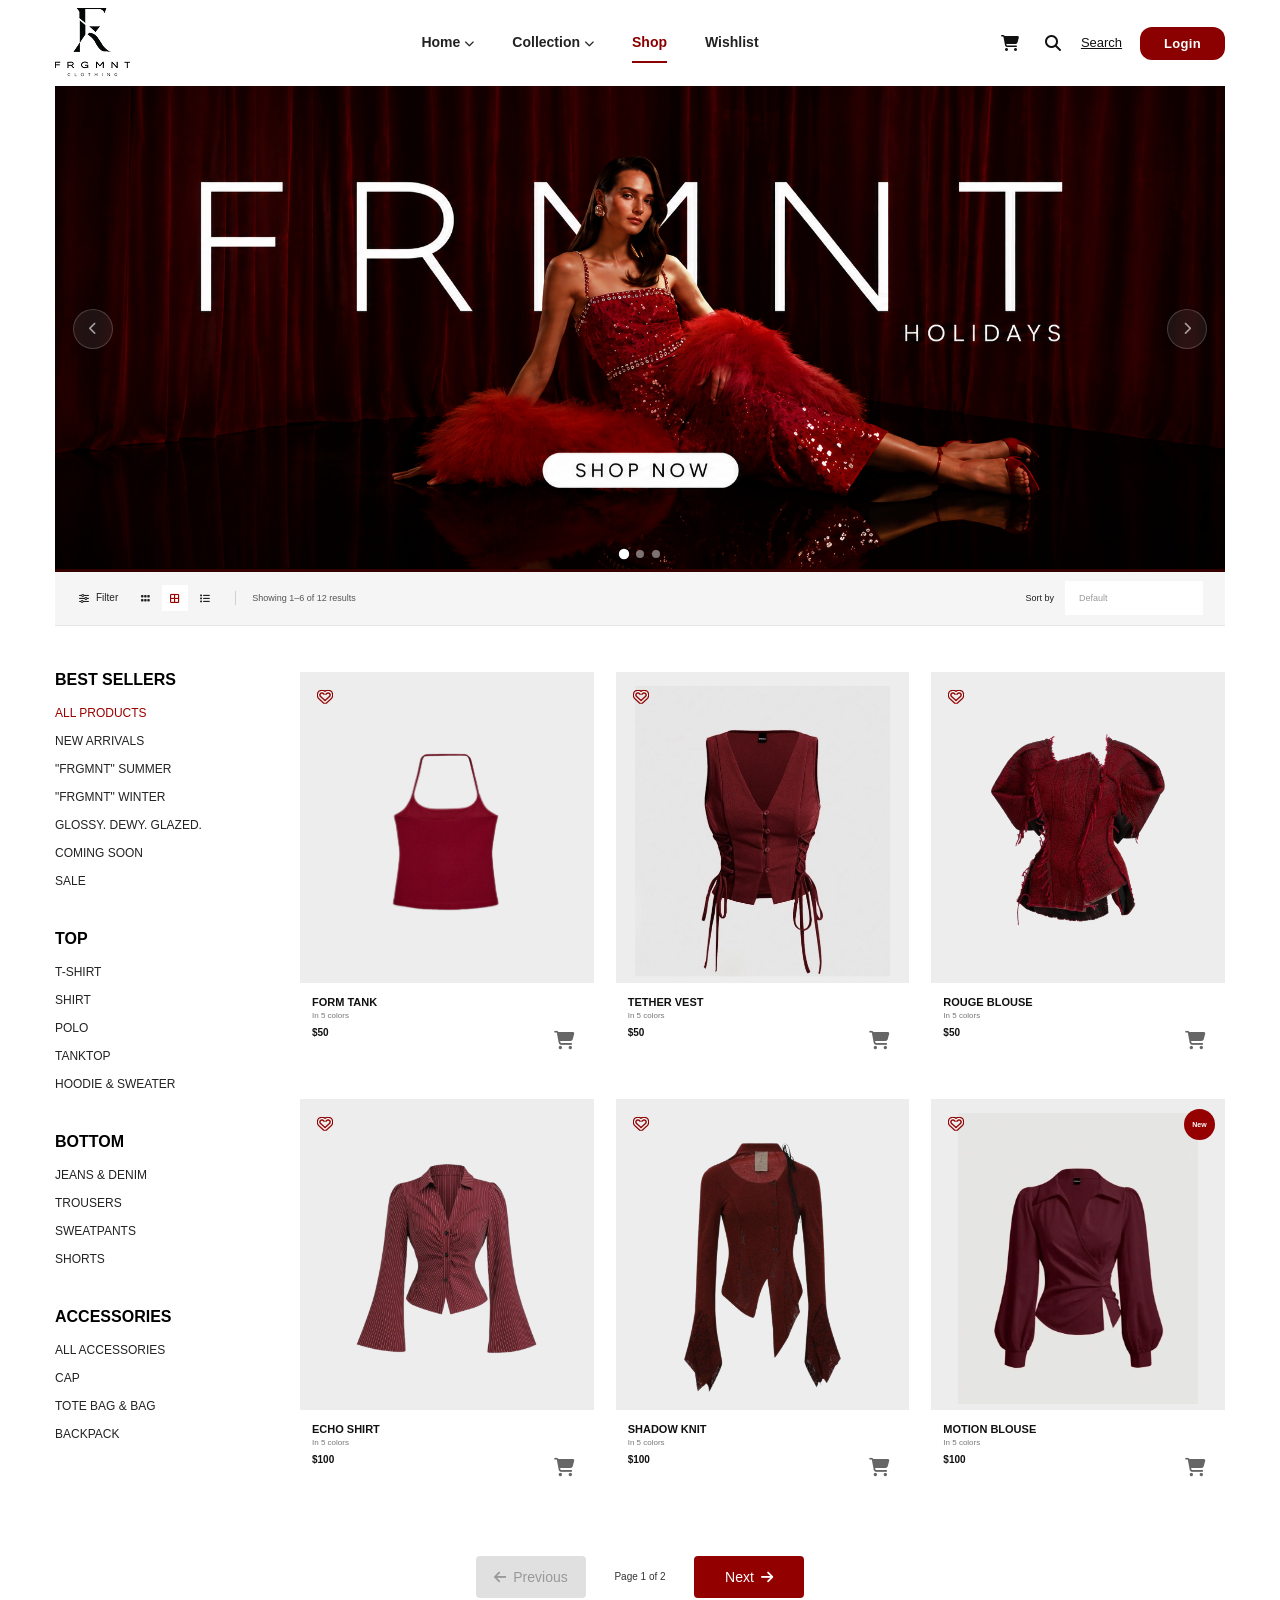
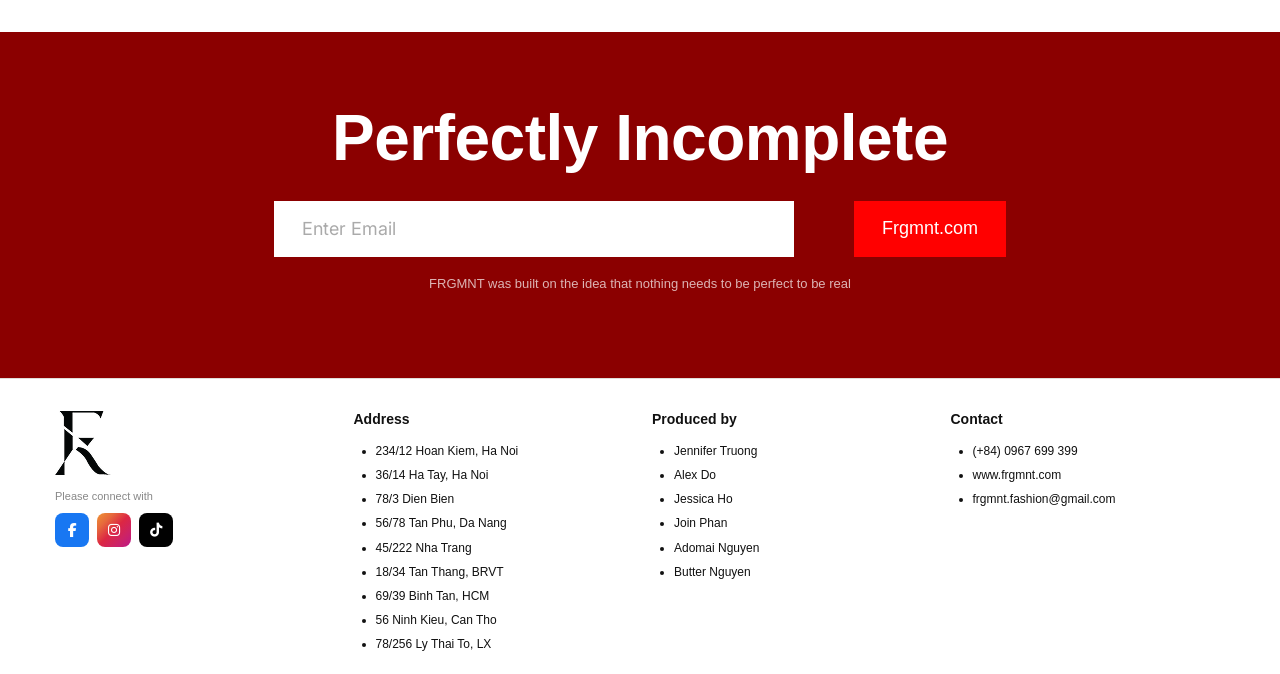
<file: pages/shop.html>
<!doctype html>
<html lang="en">
  <head>
    <meta charset="UTF-8" />
    <meta name="viewport" content="width=device-width, initial-scale=1.0" />
    <title>Shop</title>
    <meta
      name="description"
      content="Shop FRGMNT holidays collection, best sellers, tops, bottoms and accessories."
    />
    <link
      rel="stylesheet"
      href="https://cdn.jsdelivr.net/npm/bootstrap@5.3.2/dist/css/bootstrap.min.css"
    />
    <link
      rel="stylesheet"
      href="https://cdnjs.cloudflare.com/ajax/libs/font-awesome/6.5.0/css/all.min.css"
    />
    <link rel="stylesheet" href="../assets/css/style.css" />
    <link rel="stylesheet" href="../assets/css/responsive.css" />

    <style>
      *,
      *::before,
      *::after {
        box-sizing: border-box;
      }

      html {
        scroll-behavior: smooth;
      }

      body {
        margin: 0;
        min-height: 100vh;
        overflow-x: hidden;
        background: #ffffff;
        color: #111111;
        font-family: Arial, Helvetica, sans-serif;
      }

      img {
        display: block;
        max-width: 100%;
      }

      button,
      select {
        font: inherit;
      }

      button {
        cursor: pointer;
      }

      .shop-page,
      .shop-sheet {
        width: 100%;
        min-height: 100vh;
        margin: 0;
        padding: 0;
        background: #ffffff;
      }

      .shop-sheet {
        overflow: hidden;
      }

      .shop-sheet .frgmnt-nav {
        position: relative;
        top: auto;
        z-index: 100;
        width: 100%;
        border: 0 !important;
        border-bottom: 0 !important;
        box-shadow: none !important;
        background: #ffffff;
      }

      .shop-sheet .frgmnt-nav::before,
      .shop-sheet .frgmnt-nav::after {
        display: none !important;
      }

      #nav-root,
      #nav-root > * {
        margin-bottom: 0 !important;
        border: 0 !important;
        border-bottom: 0 !important;
        box-shadow: none !important;
      }

      .shop-main {
        width: 100%;
        padding: 0 55px;
        background: #ffffff;
      }

      .shop-hero {
        position: relative;
        width: 100%;
        overflow: hidden;
        background: #350000;
        user-select: none;
      }

      .hero-track {
        display: flex;
        transition: transform 0.6s cubic-bezier(0.77, 0, 0.18, 1);
        will-change: transform;
      }

      .hero-slide {
        flex: 0 0 100%;
        width: 100%;
      }

      .hero-slide img {
        width: 100%;
        height: auto;
        display: block;
        pointer-events: none;
      }

      .hero-dots {
        position: absolute;
        bottom: 14px;
        left: 50%;
        transform: translateX(-50%);
        display: flex;
        gap: 8px;
        z-index: 10;
      }

      .hero-dot {
        width: 8px;
        height: 8px;
        border-radius: 50%;
        background: rgba(255,255,255,0.45);
        border: none;
        cursor: pointer;
        padding: 0;
        transition: background 0.3s, transform 0.3s;
      }

      .hero-dot.active {
        background: #ffffff;
        transform: scale(1.3);
      }

      .hero-arrow {
        position: absolute;
        top: 50%;
        transform: translateY(-50%);
        width: 40px;
        height: 40px;
        border-radius: 50%;
        background: rgba(255,255,255,0.07);
        border: 1px solid rgba(255,255,255,0.18);
        color: rgba(255,255,255,0.6);
        font-size: 13px;
        display: flex;
        align-items: center;
        justify-content: center;
        cursor: pointer;
        z-index: 10;
        transition: background 0.2s, transform 0.2s, color 0.2s;
        backdrop-filter: blur(4px);
      }

      .hero-arrow:hover {
        background: rgba(255,255,255,0.18);
        color: #fff;
        transform: translateY(-50%) scale(1.08);
      }

      .hero-arrow-prev { left: 18px; }
      .hero-arrow-next { right: 18px; }

      .shop-toolbar {
        width: 100%;
        min-height: 54px;

        display: flex;
        align-items: center;
        justify-content: space-between;

        gap: 20px;
        padding: 0 22px;

        border-bottom: 1px solid #e6e6e6;
        background: #f5f5f5;
      }

      .toolbar-left,
      .toolbar-right,
      .toolbar-tools {
        display: flex;
        align-items: center;
      }

      .toolbar-left {
        gap: 12px;
      }

      .toolbar-right {
        gap: 11px;
      }

      .toolbar-tools {
        gap: 4px;
      }

      .toolbar-filter,
      .toolbar-view {
        border: 0;
        background: transparent;
        color: #222222;
      }

      .toolbar-filter {
        display: inline-flex;
        align-items: center;
        gap: 7px;
        padding: 6px 2px;
        font-size: 10px;
        font-weight: 500;
        transition: color 0.2s ease;
      }

      .toolbar-filter:hover {
        color: #990000;
      }

      .toolbar-view {
        width: 26px;
        height: 26px;

        display: inline-flex;
        align-items: center;
        justify-content: center;

        padding: 0;
        font-size: 10px;

        transition:
          color 0.2s ease,
          background-color 0.2s ease;
      }

      .toolbar-view:hover,
      .toolbar-view.active {
        color: #990000;
        background: #ffffff;
      }

      .toolbar-count {
        margin-left: 5px;
        padding-left: 16px;
        border-left: 1px solid #d1d1d1;
        color: #555555;
        font-size: 9px;
        white-space: nowrap;
      }

      .sort-label {
        color: #222222;
        font-size: 9px;
        white-space: nowrap;
      }

      .sort-select {
        width: 138px;
        height: 34px;
        padding: 0 32px 0 14px;
        border: 0;
        outline: none;
        background-color: #ffffff;
        color: #999999;
        font-size: 9px;
        cursor: pointer;
        appearance: none;
      }

      .shop-content {
        width: 100%;

        display: grid;
        grid-template-columns: 205px minmax(0, 1fr);

        gap: 40px;
        padding: 46px 0 50px;
      }

      .shop-content.sidebar-hidden {
        grid-template-columns: minmax(0, 1fr);
      }

      .shop-content.sidebar-hidden .shop-sidebar {
        display: none;
      }

      .shop-sidebar {
        width: 100%;
      }

      .shop-category {
        margin-bottom: 42px;
      }

      .shop-category:last-child {
        margin-bottom: 0;
      }

      .shop-category h2 {
        margin: 0 0 18px;
        color: #000000;
        font-size: 16px;
        font-weight: 800;
        line-height: 1;
        text-transform: uppercase;
      }

      .shop-category button {
        width: 100%;
        display: block;

        margin: 0 0 13px;
        padding: 0;

        border: 0;
        background: transparent;
        color: #222222;

        font-size: 12px;
        font-weight: 400;
        line-height: 1.25;

        text-align: left;
        text-transform: uppercase;

        transition:
          color 0.2s ease,
          transform 0.2s ease;
      }

      .shop-category button:hover,
      .shop-category button.active {
        color: #990000;
      }

      .shop-category button:hover {
        transform: translateX(2px);
      }

      .products-area {
        min-width: 0;
      }

      .products-grid {
        min-width: 0;
        display: grid;
        gap: 28px 22px;
      }

      .products-grid.grid-view {
        grid-template-columns: repeat(3, minmax(0, 1fr));
      }

      .products-grid.compact-view {
        grid-template-columns: repeat(2, minmax(0, 1fr));
      }

      .products-grid.list-view {
        grid-template-columns: 1fr;
      }

      .shop-product {
        min-width: 0;
        overflow: hidden;
        background: #ededed;
        color: #111111;

        transition:
          transform 0.25s ease,
          box-shadow 0.25s ease;
      }

      .shop-product.has-detail {
        cursor: pointer;
      }

      .shop-product:hover {
        transform: translateY(-3px);
        box-shadow: 0 9px 22px rgba(0, 0, 0, 0.08);
      }

      .product-media {
        position: relative;
        width: 100%;
        aspect-ratio: 1 / 1.06;

        display: flex;
        align-items: center;
        justify-content: center;

        padding: 14px 15px 6px;
        overflow: hidden;
        background: #ededed;
      }

      .product-media img {
        width: 100%;
        height: 100%;

        object-fit: contain;
        object-position: center;

        transition: transform 0.3s ease;
      }

      .shop-product:hover .product-media img {
        transform: scale(1.035);
      }

      .products-grid.list-view .shop-product {
        display: grid;
        grid-template-columns: minmax(240px, 34%) minmax(0, 1fr);
      }

      .products-grid.list-view .product-media {
        aspect-ratio: 1 / 0.7;
      }

      .products-grid.list-view .product-info {
        min-height: 100%;

        display: flex;
        flex-direction: column;
        justify-content: center;

        padding: 28px 60px 28px 28px;
      }

      .products-grid.list-view .product-name {
        font-size: 17px;
      }

      .products-grid.list-view .product-sub {
        margin-bottom: 12px;
        font-size: 11px;
      }

      .products-grid.list-view .product-price {
        font-size: 14px;
      }

      .wish-btn {
        position: absolute;
        top: 11px;
        left: 11px;
        z-index: 4;

        width: 28px;
        height: 28px;

        display: inline-flex;
        align-items: center;
        justify-content: center;

        padding: 0;
        border: 0;
        border-radius: 50%;

        background: transparent;
        color: #ffffff;
        font-size: 14px;

        text-shadow:
          -1px -1px 0 #8d0000,
          1px -1px 0 #8d0000,
          -1px 1px 0 #8d0000,
          1px 1px 0 #8d0000;

        transition:
          color 0.2s ease,
          transform 0.2s ease,
          background-color 0.2s ease,
          text-shadow 0.2s ease;
      }

      .wish-btn:hover {
        color: #990000;
        background: rgba(255, 255, 255, 0.85);
        text-shadow: none;
        transform: scale(1.13);
      }

      .wish-btn.liked {
        color: #990000;
        background: rgba(255, 255, 255, 0.85);
        text-shadow: none;
      }

      .wish-btn i {
        pointer-events: none;
      }

      .product-badge {
        position: absolute;
        top: 10px;
        right: 10px;
        z-index: 4;

        width: 31px;
        height: 31px;

        display: inline-flex;
        align-items: center;
        justify-content: center;

        border-radius: 50%;

        background: #950000;
        color: #ffffff;

        font-size: 7px;
        font-weight: 800;
        line-height: 1;
        text-transform: capitalize;
      }

      .product-info {
        position: relative;
        min-height: 88px;

        padding: 13px 48px 12px 12px;

        background: #ffffff;
        color: #111111;

        transition:
          background-color 0.25s ease,
          color 0.25s ease;
      }

      .product-name {
        margin: 0 0 4px;
        color: inherit;
        font-size: 11px;
        font-weight: 800;
        line-height: 1.1;
        text-transform: uppercase;
      }

      .product-sub {
        margin: 0 0 7px;
        color: #777777;
        font-size: 8px;
        line-height: 1.1;
        transition: color 0.25s ease;
      }

      .product-price {
        color: inherit;
        font-size: 10px;
        font-weight: 700;
        line-height: 1;
      }

      .shop-product:hover .product-info {
        background: #b65353;
        color: #ffffff;
      }

      .shop-product:hover .product-sub {
        color: rgba(255, 255, 255, 0.88);
      }

      .card-cart {
        position: absolute;
        right: 14px;
        bottom: 14px;

        width: 32px;
        height: 32px;

        display: inline-flex;
        align-items: center;
        justify-content: center;

        padding: 0;
        border: 0;
        border-radius: 50%;

        background: transparent;
        color: #666666;
        font-size: 18px;

        transition:
          color 0.2s ease,
          transform 0.2s ease,
          background-color 0.2s ease;
      }

      .shop-product:hover .card-cart {
        color: #ffffff;
      }

      .card-cart:hover {
        color: #750000 !important;
        background: rgba(255, 255, 255, 0.9);
        transform: scale(1.12);
      }

      .card-cart i {
        pointer-events: none;
      }

      .empty-products {
        display: none;

        min-height: 340px;

        align-items: center;
        justify-content: center;

        text-align: center;

        background: #f7f7f7;
        color: #777777;
      }

      .empty-products.show {
        display: flex;
      }

      .empty-products i {
        display: block;
        margin-bottom: 14px;
        color: #990000;
        font-size: 30px;
      }

      .empty-products h3 {
        margin: 0 0 8px;
        color: #111111;
        font-size: 18px;
        font-weight: 800;
      }

      .empty-products p {
        margin: 0;
        font-size: 12px;
      }

      .shop-pagination {
        width: 100%;

        display: flex;
        align-items: center;
        justify-content: center;

        gap: 18px;
        padding: 8px 0 34px;

        background: #ffffff;
      }

      .pagination-button {
        min-width: 110px;
        height: 42px;

        display: inline-flex;
        align-items: center;
        justify-content: center;

        gap: 7px;
        padding: 0 18px;

        border: 0;
        border-radius: 4px;

        background: #920000;
        color: #ffffff;

        font-size: 14px;
        font-weight: 500;
        line-height: 1;

        transition:
          background-color 0.2s ease,
          transform 0.2s ease;
      }

      .pagination-button:hover:not(:disabled) {
        background: #700000;
        color: #ffffff;
        transform: translateY(-1px);
      }

      .pagination-button:disabled {
        cursor: not-allowed;
        background: #e0e0e0;
        color: #999999;
        opacity: 1;
      }

      .pagination-status {
        min-width: 72px;
        color: #333333;
        font-size: 10px;
        font-weight: 500;
        text-align: center;
      }

      #cta-root,
      #footer-root {
        width: 100%;
      }

      .wishlist-toast {
        position: fixed;
        right: 24px;
        bottom: 24px;
        z-index: 9999;

        min-width: 280px;
        max-width: 380px;

        display: flex;
        align-items: center;
        gap: 12px;

        padding: 14px 16px;

        border-left: 4px solid #920000;
        border-radius: 4px;

        background: #ffffff;
        color: #111111;

        box-shadow: 0 12px 30px rgba(0, 0, 0, 0.18);

        opacity: 0;
        visibility: hidden;

        transform: translateY(18px);

        pointer-events: none;

        transition:
          opacity 0.25s ease,
          visibility 0.25s ease,
          transform 0.25s ease;
      }

      .wishlist-toast.show {
        opacity: 1;
        visibility: visible;

        transform: translateY(0);
      }

      .wishlist-toast-icon {
        width: 38px;
        height: 38px;

        flex-shrink: 0;

        display: inline-flex;
        align-items: center;
        justify-content: center;

        border-radius: 50%;

        background: #920000;
        color: #ffffff;

        font-size: 14px;
      }

      .wishlist-toast-content {
        min-width: 0;
      }

      .wishlist-toast-title {
        margin: 0 0 3px;

        color: #111111;

        font-size: 13px;
        font-weight: 800;
        line-height: 1.3;
      }

      .wishlist-toast-message {
        margin: 0;

        color: #666666;

        font-size: 11px;
        line-height: 1.45;
      }

      @media (max-width: 991.98px) {
        .shop-main {
          padding-left: 26px;
          padding-right: 26px;
        }

        .shop-hero {
          height: auto;
        }

        .shop-content {
          grid-template-columns: 175px minmax(0, 1fr);
          gap: 28px;
        }

        .products-grid.grid-view,
        .products-grid.compact-view {
          grid-template-columns: repeat(2, minmax(0, 1fr));
        }
      }

      @media (max-width: 767.98px) {
        .shop-main {
          padding-left: 16px;
          padding-right: 16px;
        }

        .shop-hero {
          height: auto;
        }

        .shop-toolbar {
          align-items: flex-start;
          flex-direction: column;
          padding: 12px 14px;
        }

        .toolbar-left {
          width: 100%;
          flex-wrap: wrap;
        }

        .toolbar-count {
          width: 100%;
          margin-left: 0;
          padding: 3px 0 0;
          border-left: 0;
        }

        .toolbar-right {
          width: 100%;
          justify-content: space-between;
        }

        .shop-content {
          grid-template-columns: 1fr;
          padding-top: 30px;
        }

        .shop-sidebar {
          position: fixed;
          top: 0;
          left: 0;
          width: 280px;
          height: 100vh;
          background: #fff;
          z-index: 9999;
          overflow-y: auto;
          padding: 60px 28px 40px;
          transform: translateX(-100%);
          transition: transform 0.35s cubic-bezier(0.77,0,0.18,1);
          box-shadow: 4px 0 32px rgba(0,0,0,0.12);
        }

        .shop-sidebar.drawer-open {
          transform: translateX(0);
        }

        .sidebar-overlay {
          display: block !important;
          position: fixed;
          inset: 0;
          background: rgba(0,0,0,0);
          z-index: 9998;
          pointer-events: none;
          transition: background 0.35s ease;
        }

        .sidebar-overlay.active {
          background: rgba(0,0,0,0.45);
          pointer-events: auto;
        }

        .shop-sidebar-close {
          display: flex !important;
        }

        .products-grid.grid-view,
        .products-grid.compact-view {
          grid-template-columns: repeat(2, minmax(0, 1fr));
        }

        .products-grid.list-view .shop-product {
          grid-template-columns: 1fr;
        }
      }

      @media (max-width: 575.98px) {
        .wishlist-toast {
          right: 16px;
          bottom: 16px;
          left: 16px;

          min-width: 0;
          max-width: none;
        }
      }

      @media (max-width: 479.98px) {
        .shop-hero {
          height: auto;
        }

        .shop-sidebar {
          width: 100%;
          max-width: 320px;
        }

        .products-grid.grid-view,
        .products-grid.compact-view {
          grid-template-columns: 1fr;
        }
      }

      .sidebar-overlay {
        display: none;
      }

      .shop-sidebar-close {
        display: none;
        position: absolute;
        top: 16px;
        right: 16px;
        width: 34px;
        height: 34px;
        border: none;
        background: transparent;
        font-size: 18px;
        cursor: pointer;
        color: #222;
        align-items: center;
        justify-content: center;
      }
    </style>
  </head>

  <body>
    <div class="shop-page">
      <div class="shop-sheet">
        <div id="nav-root"></div>

        <main class="shop-main">

          <section class="shop-hero" id="shopHero" aria-label="FRGMNT holidays banner">
            <div class="hero-track" id="heroTrack">
              <div class="hero-slide">
                <img src="../assets/images/shop/banner.png" alt="FRGMNT Holidays – Slide 1" draggable="false" />
              </div>
              <div class="hero-slide">
                <img src="../assets/images/shop/banner1.png" alt="FRGMNT Holidays – Slide 2" draggable="false" />
              </div>
              <div class="hero-slide">
                <img src="../assets/images/shop/banner2.png" alt="FRGMNT Holidays – Slide 3" draggable="false" />
              </div>
            </div>
            <button class="hero-arrow hero-arrow-prev" id="heroPrev" aria-label="Previous slide">
              <i class="fas fa-chevron-left"></i>
            </button>
            <button class="hero-arrow hero-arrow-next" id="heroNext" aria-label="Next slide">
              <i class="fas fa-chevron-right"></i>
            </button>
            <div class="hero-dots" id="heroDots">
              <button class="hero-dot active" data-index="0" aria-label="Slide 1"></button>
              <button class="hero-dot" data-index="1" aria-label="Slide 2"></button>
              <button class="hero-dot" data-index="2" aria-label="Slide 3"></button>
            </div>
          </section>

          <section class="shop-toolbar" aria-label="Shop filters and sorting">
            <div class="toolbar-left">
              <button
                id="filterToggle"
                type="button"
                class="toolbar-filter"
                aria-expanded="true"
              >
                <i class="fa-solid fa-sliders"></i>
                <span>Filter</span>
              </button>

              <div class="toolbar-tools">
                <button
                  id="compactViewButton"
                  type="button"
                  class="toolbar-view"
                  title="Two-column view"
                >
                  <i class="fa-solid fa-grip"></i>
                </button>

                <button
                  id="gridViewButton"
                  type="button"
                  class="toolbar-view active"
                  title="Three-column view"
                >
                  <i class="fa-solid fa-table-cells-large"></i>
                </button>

                <button
                  id="listViewButton"
                  type="button"
                  class="toolbar-view"
                  title="List view"
                >
                  <i class="fa-solid fa-list"></i>
                </button>
              </div>

              <span id="productCount" class="toolbar-count">
                Showing 1-6 of 12 results
              </span>
            </div>

            <div class="toolbar-right">
              <label for="sortProducts" class="sort-label"> Sort by </label>

              <select id="sortProducts" class="sort-select">
                <option value="default">Default</option>
                <option value="newest">Newest</option>
                <option value="low">Price low to high</option>
                <option value="high">Price high to low</option>
                <option value="name">Name A-Z</option>
              </select>
            </div>
          </section>

          <section id="shopContent" class="shop-content">

            <div class="sidebar-overlay" id="sidebarOverlay"></div>

            <aside class="shop-sidebar" id="shopSidebar" aria-label="Shop categories">
              <button class="shop-sidebar-close" id="sidebarClose" aria-label="Close filters"><i class="fas fa-times"></i></button>
              <section class="shop-category">
                <h2>Best Sellers</h2>

                <button type="button" class="active" data-filter="all">
                  All Products
                </button>

                <button type="button" data-filter="new">New Arrivals</button>

                <button type="button" data-filter="summer">
                  "FRGMNT" Summer
                </button>

                <button type="button" data-filter="winter">
                  "FRGMNT" Winter
                </button>

                <button type="button" data-filter="glossy">
                  Glossy. Dewy. Glazed.
                </button>

                <button type="button" data-filter="coming-soon">
                  Coming Soon
                </button>

                <button type="button" data-filter="sale">Sale</button>
              </section>

              <section class="shop-category">
                <h2>Top</h2>

                <button type="button" data-filter="t-shirt">T-Shirt</button>

                <button type="button" data-filter="shirt">Shirt</button>

                <button type="button" data-filter="polo">Polo</button>

                <button type="button" data-filter="tanktop">Tanktop</button>

                <button type="button" data-filter="hoodie">
                  Hoodie &amp; Sweater
                </button>
              </section>

              <section class="shop-category">
                <h2>Bottom</h2>

                <button type="button" data-filter="jeans">
                  Jeans &amp; Denim
                </button>

                <button type="button" data-filter="trousers">Trousers</button>

                <button type="button" data-filter="sweatpants">
                  Sweatpants
                </button>

                <button type="button" data-filter="shorts">Shorts</button>
              </section>

              <section class="shop-category">
                <h2>Accessories</h2>

                <button type="button" data-filter="accessories">
                  All Accessories
                </button>

                <button type="button" data-filter="cap">Cap</button>

                <button type="button" data-filter="bag">
                  Tote Bag &amp; Bag
                </button>

                <button type="button" data-filter="backpack">Backpack</button>
              </section>
            </aside>

            <div class="products-area">
              <section
                id="productGrid"
                class="products-grid grid-view"
                aria-label="Products"
              ></section>

              <div id="emptyProducts" class="empty-products">
                <div>
                  <i class="fa-solid fa-box-open"></i>

                  <h3>No products found</h3>

                  <p>This category currently has no products.</p>
                </div>
              </div>
            </div>
          </section>

          <nav class="shop-pagination" aria-label="Product pagination">
            <button
              id="previousPageButton"
              type="button"
              class="pagination-button"
            >
              <i class="fa-solid fa-arrow-left"></i>
              Previous
            </button>

            <span id="paginationStatus" class="pagination-status">
              Page 1 of 2
            </span>

            <button id="nextPageButton" type="button" class="pagination-button">
              Next
              <i class="fa-solid fa-arrow-right"></i>
            </button>
          </nav>
        </main>

        <div id="cta-root"></div>
        <div id="footer-root"></div>
      </div>
    </div>

    <div
      id="wishlistToast"
      class="wishlist-toast"
      role="status"
      aria-live="polite"
      aria-atomic="true"
    >
      <div class="wishlist-toast-icon">
        <i id="wishlistToastIcon" class="fa-solid fa-heart"></i>
      </div>

      <div class="wishlist-toast-content">
        <p id="wishlistToastTitle" class="wishlist-toast-title">
          Wishlist updated
        </p>

        <p id="wishlistToastMessage" class="wishlist-toast-message"></p>
      </div>
    </div>

    <script src="https://cdn.jsdelivr.net/npm/bootstrap@5.3.2/dist/js/bootstrap.bundle.min.js"></script>

    <script src="../assets/js/components.js"></script>
    <script src="../assets/js/main.js"></script>

    <script>
      const WISHLIST_STORAGE_KEY = "frgmnt_wishlist";

      const pageSize = 6;

      const shopProducts = [
        {
          id: "p01",
          name: "FORM TANK",
          sub: "In 5 colors",
          price: 50,
          img: "../assets/images/shop/product/FORM_TANK.png",
          badge: "",
          detailUrl: "product.html?id=p01",

          tags: ["summer", "tanktop", "sale", "glossy"],
        },

        {
          id: "p02",
          name: "TETHER VEST",
          sub: "In 5 colors",
          price: 50,
          img: "../assets/images/shop/product/TETHER_VEST.png",
          badge: "",
          detailUrl: "",

          tags: ["summer", "t-shirt", "sale"],
        },

        {
          id: "p03",
          name: "ROUGE BLOUSE",
          sub: "In 5 colors",
          price: 50,
          img: "../assets/images/shop/product/ROUGE_BLOUSE.png",
          badge: "",
          detailUrl: "",

          tags: ["summer", "shirt", "sale", "glossy"],
        },

        {
          id: "p04",
          name: "ECHO SHIRT",
          sub: "In 5 colors",
          price: 100,
          img: "../assets/images/shop/product/ECHO_SHIRT.png",
          badge: "",
          detailUrl: "",

          tags: ["shirt", "t-shirt", "sale"],
        },

        {
          id: "p05",
          name: "SHADOW KNIT",
          sub: "In 5 colors",
          price: 100,
          img: "../assets/images/shop/product/SHADOW_KNIT.png",
          badge: "",
          detailUrl: "",

          tags: ["winter", "hoodie", "sale"],
        },

        {
          id: "p06",
          name: "MOTION BLOUSE",
          sub: "In 5 colors",
          price: 100,
          img: "../assets/images/shop/product/MOTION_BLOUSE.jpg",
          badge: "New",
          detailUrl: "",

          tags: ["new", "summer", "shirt", "coming-soon", "sale"],
        },

        {
          id: "p07",
          name: "OBLIQUE DRESS",
          sub: "In 5 colors",
          price: 150,
          img: "../assets/images/shop/product/OBLIQUE_DRESS.jpg",
          badge: "New",
          detailUrl: "",

          tags: ["new", "summer", "glossy", "coming-soon"],
        },

        {
          id: "p08",
          name: "AURA DRESS",
          sub: "In 5 colors",
          price: 150,
          img: "../assets/images/shop/product/AURA_DRESS.png",
          badge: "",
          detailUrl: "",

          tags: ["summer", "glossy"],
        },

        {
          id: "p09",
          name: "VEIL DRESS",
          sub: "In 5 colors",
          price: 150,
          img: "../assets/images/shop/product/VEIL_DRESS.png",
          badge: "",
          detailUrl: "",

          tags: ["winter", "glossy"],
        },

        {
          id: "p10",
          name: "DRIFT JACKET",
          sub: "In 5 colors",
          price: 200,
          img: "../assets/images/shop/product/DRIFT_JACKET.jpg",
          badge: "",
          detailUrl: "",

          tags: ["winter", "hoodie"],
        },

        {
          id: "p11",
          name: "CORE BOMBER",
          sub: "In 5 colors",
          price: 200,
          img: "../assets/images/shop/product/CORE_BOMBER.png",
          badge: "",
          detailUrl: "",

          tags: ["winter", "hoodie"],
        },

        {
          id: "p12",
          name: "RIVET JACKET",
          sub: "In 5 colors",
          price: 200,
          img: "../assets/images/shop/product/RIVET_JACKET.png",
          badge: "New",
          detailUrl: "",

          tags: ["new", "winter", "coming-soon"],
        },
      ];

      let currentPage = 1;
      let activeFilter = "all";
      let activeSort = "default";

      let displayedProducts = [...shopProducts];

      const productGrid = document.getElementById("productGrid");

      const emptyProducts = document.getElementById("emptyProducts");

      const shopContent = document.getElementById("shopContent");

      const productCount = document.getElementById("productCount");

      const paginationStatus = document.getElementById("paginationStatus");

      const previousPageButton = document.getElementById("previousPageButton");

      const nextPageButton = document.getElementById("nextPageButton");

      const wishlistToast = document.getElementById("wishlistToast");

      const wishlistToastIcon = document.getElementById("wishlistToastIcon");

      const wishlistToastTitle = document.getElementById("wishlistToastTitle");

      const wishlistToastMessage = document.getElementById(
        "wishlistToastMessage",
      );

      let wishlistToastTimer;

      function showWishlistToast(productName, wasAdded) {
        clearTimeout(wishlistToastTimer);

        wishlistToastTitle.textContent = wasAdded
          ? "Added to wishlist"
          : "Removed from wishlist";

        wishlistToastMessage.textContent = wasAdded
          ? `${productName} has been added to your wishlist.`
          : `${productName} has been removed from your wishlist.`;

        wishlistToastIcon.className = wasAdded
          ? "fa-solid fa-heart"
          : "fa-solid fa-heart-crack";

        wishlistToast.classList.remove("show");

        void wishlistToast.offsetWidth;

        wishlistToast.classList.add("show");

        wishlistToastTimer = setTimeout(() => {
          wishlistToast.classList.remove("show");
        }, 2500);
      }

      function readWishlist() {
        try {
          const saved = localStorage.getItem(WISHLIST_STORAGE_KEY);

          const parsed = saved ? JSON.parse(saved) : [];

          return Array.isArray(parsed) ? parsed : [];
        } catch (error) {
          console.error("Cannot read wishlist:", error);

          return [];
        }
      }

      function saveWishlist(products) {
        localStorage.setItem(WISHLIST_STORAGE_KEY, JSON.stringify(products));
      }

      function getSelectedWishlistIds() {
        return new Set(readWishlist().map((product) => product.id));
      }

      function findShopProduct(productId) {
        return shopProducts.find((product) => product.id === productId);
      }

      function applyFilterAndSort() {
        let result;

        if (activeFilter === "all") {
          result = [...shopProducts];
        } else {
          result = shopProducts.filter((product) =>
            product.tags.includes(activeFilter),
          );
        }

        switch (activeSort) {
          case "newest":
            result.reverse();
            break;

          case "low":
            result.sort((first, second) => first.price - second.price);
            break;

          case "high":
            result.sort((first, second) => second.price - first.price);
            break;

          case "name":
            result.sort((first, second) =>
              first.name.localeCompare(second.name),
            );
            break;

          default:
            break;
        }

        displayedProducts = result;
        currentPage = 1;

        renderShopProducts();
      }

      function getTotalPages() {
        return Math.max(1, Math.ceil(displayedProducts.length / pageSize));
      }

      function getCurrentPageProducts() {
        const startIndex = (currentPage - 1) * pageSize;

        return displayedProducts.slice(startIndex, startIndex + pageSize);
      }

      function renderShopProducts() {
        const selectedWishlistIds = getSelectedWishlistIds();

        const currentProducts = getCurrentPageProducts();

        const hasProducts = currentProducts.length > 0;

        productGrid.style.display = hasProducts ? "grid" : "none";

        emptyProducts.classList.toggle("show", !hasProducts);

        productGrid.innerHTML = currentProducts
          .map((product) => {
            const isLiked = selectedWishlistIds.has(product.id);

            return `
              <article
                class="
                  shop-product
                  ${product.detailUrl ? "has-detail" : ""}
                "
                ${
                  product.detailUrl
                    ? `onclick="window.location.href='${product.detailUrl}'"`
                    : ""
                }
              >

                <div class="product-media">

                  <button
                    type="button"
                    class="
                      wish-btn
                      ${isLiked ? "liked" : ""}
                    "
                    aria-label="${
                      isLiked
                        ? `Remove ${product.name} from wishlist`
                        : `Add ${product.name} to wishlist`
                    }"
                    onclick="
                      event.stopPropagation();
                      toggleProductWish('${product.id}');
                    "
                  >

                    <i
                      class="
                        ${isLiked ? "fa-solid" : "fa-regular"}
                        fa-heart
                      "
                    ></i>

                  </button>

                  ${
                    product.badge
                      ? `
                        <span class="product-badge">
                          ${product.badge}
                        </span>
                      `
                      : ""
                  }

                  <img
                    src="${product.img}"
                    alt="${product.name}"
                    loading="lazy"
                  >

                </div>

                <div class="product-info">

                  <h3 class="product-name">
                    ${product.name}
                  </h3>

                  <p class="product-sub">
                    ${product.sub}
                  </p>

                  <div class="product-price">
                    $${product.price}
                  </div>

                  <button
                    type="button"
                    class="card-cart"
                    aria-label="Add ${product.name} to cart"
                    onclick="
                      event.stopPropagation();
                      addProductCart('${product.id}');
                    "
                  >
                    <i class="fa-solid fa-cart-shopping"></i>
                  </button>

                </div>

              </article>
            `;
          })
          .join("");

        updatePagination();
      }

      function updatePagination() {
        const totalPages = getTotalPages();

        const firstProduct =
          displayedProducts.length === 0 ? 0 : (currentPage - 1) * pageSize + 1;

        const lastProduct = Math.min(
          currentPage * pageSize,
          displayedProducts.length,
        );

        productCount.textContent = `Showing ${firstProduct}–${lastProduct} of ${displayedProducts.length} results`;

        paginationStatus.textContent =
          displayedProducts.length === 0
            ? "Page 0 of 0"
            : `Page ${currentPage} of ${totalPages}`;

        previousPageButton.disabled =
          currentPage <= 1 || displayedProducts.length === 0;

        nextPageButton.disabled =
          currentPage >= totalPages || displayedProducts.length === 0;
      }

      function toggleProductWish(productId) {
        const product = findShopProduct(productId);

        if (!product) {
          return;
        }

        const wishlistProducts = readWishlist();

        const existingIndex = wishlistProducts.findIndex(
          (wishlistProduct) => wishlistProduct.id === productId,
        );

        let wasAdded;

        if (existingIndex >= 0) {
          wishlistProducts.splice(existingIndex, 1);

          wasAdded = false;
        } else {
          wishlistProducts.push({
            id: product.id,
            name: product.name,
            price: product.price,
            image: product.img,
            color: "Red",
            size: "M",
            quantity: 1,

            dateAdded: new Date().toLocaleDateString("en-GB", {
              day: "2-digit",
              month: "long",
              year: "numeric",
            }),

            inStock: true,
          });

          wasAdded = true;
        }

        saveWishlist(wishlistProducts);

        renderShopProducts();

        showWishlistToast(product.name, wasAdded);
      }

      function addProductCart(productId) {
        const product = findShopProduct(productId);

        if (!product) {
          return;
        }

        if (typeof addToCart === "function") {
          addToCart(product.id, product.name, product.price, product.img);
        }
      }

      document.querySelectorAll(".shop-category button").forEach((button) => {
        button.addEventListener("click", () => {
          document.querySelectorAll(".shop-category button").forEach((item) => {
            item.classList.remove("active");
          });

          button.classList.add("active");

          activeFilter = button.dataset.filter || "all";

          applyFilterAndSort();
        });
      });

      document
        .getElementById("filterToggle")
        .addEventListener("click", function () {
          const isMobile = window.innerWidth <= 767;
          if (isMobile) {
            const sidebar = document.getElementById('shopSidebar');
            const overlay = document.getElementById('sidebarOverlay');
            sidebar.classList.toggle('drawer-open');
            overlay.classList.toggle('active');
            this.setAttribute('aria-expanded', String(sidebar.classList.contains('drawer-open')));
          } else {
            const isHidden = shopContent.classList.toggle("sidebar-hidden");
            this.setAttribute("aria-expanded", String(!isHidden));
          }
        });

      document.getElementById('sidebarClose').addEventListener('click', function () {
        document.getElementById('shopSidebar').classList.remove('drawer-open');
        document.getElementById('sidebarOverlay').classList.remove('active');
        document.getElementById('filterToggle').setAttribute('aria-expanded', 'false');
      });

      document.getElementById('sidebarOverlay').addEventListener('click', function () {
        document.getElementById('shopSidebar').classList.remove('drawer-open');
        this.classList.remove('active');
        document.getElementById('filterToggle').setAttribute('aria-expanded', 'false');
      });

      document.querySelectorAll('.shop-sidebar .shop-category button').forEach(function(btn) {
        btn.addEventListener('click', function() {
          if (window.innerWidth <= 767) {
            document.getElementById('shopSidebar').classList.remove('drawer-open');
            document.getElementById('sidebarOverlay').classList.remove('active');
          }
        });
      });

      function setProductView(activeButton, viewClass) {
        document.querySelectorAll(".toolbar-view").forEach((button) => {
          button.classList.remove("active");
        });

        activeButton.classList.add("active");

        productGrid.classList.remove("compact-view", "grid-view", "list-view");

        productGrid.classList.add(viewClass);
      }

      document
        .getElementById("compactViewButton")
        .addEventListener("click", function () {
          setProductView(this, "compact-view");
        });

      document
        .getElementById("gridViewButton")
        .addEventListener("click", function () {
          setProductView(this, "grid-view");
        });

      document
        .getElementById("listViewButton")
        .addEventListener("click", function () {
          setProductView(this, "list-view");
        });

      document
        .getElementById("sortProducts")
        .addEventListener("change", function () {
          activeSort = this.value;

          applyFilterAndSort();
        });

      previousPageButton.addEventListener("click", () => {
        if (currentPage <= 1) {
          return;
        }

        currentPage -= 1;

        renderShopProducts();

        document.querySelector(".shop-toolbar").scrollIntoView({
          behavior: "smooth",
          block: "start",
        });
      });

      nextPageButton.addEventListener("click", () => {
        if (currentPage >= getTotalPages()) {
          return;
        }

        currentPage += 1;

        renderShopProducts();

        document.querySelector(".shop-toolbar").scrollIntoView({
          behavior: "smooth",
          block: "start",
        });
      });

      window.addEventListener("storage", (event) => {
        if (event.key === WISHLIST_STORAGE_KEY) {
          renderShopProducts();
        }
      });

      window.addEventListener("pageshow", () => {
        renderShopProducts();
      });

      applyFilterAndSort();
    </script>

    <script>
      (function () {
        var track = document.getElementById('heroTrack');
        var dots = document.querySelectorAll('.hero-dot');
        var total = 3;
        var current = 0;
        var autoTimer = null;
        var dragStartX = 0;
        var dragDelta = 0;
        var dragging = false;

        function goTo(index) {
          current = (index + total) % total;
          track.style.transition = 'transform 0.6s cubic-bezier(0.77,0,0.18,1)';
          track.style.transform = 'translateX(-' + (current * 100) + '%)';
          dots.forEach(function (d, i) {
            d.classList.toggle('active', i === current);
          });
        }

        function next() { goTo(current + 1); }

        function startAuto() {
          stopAuto();
          autoTimer = setInterval(next, 4000);
        }

        function stopAuto() {
          if (autoTimer) clearInterval(autoTimer);
        }

        dots.forEach(function (dot) {
          dot.addEventListener('click', function () {
            goTo(parseInt(this.dataset.index));
            stopAuto();
            startAuto();
          });
        });

        document.getElementById('heroPrev').addEventListener('click', function () {
          goTo(current - 1);
          stopAuto();
          startAuto();
        });

        document.getElementById('heroNext').addEventListener('click', function () {
          goTo(current + 1);
          stopAuto();
          startAuto();
        });

        var hero = document.getElementById('shopHero');

        hero.addEventListener('touchstart', function (e) {
          dragStartX = e.touches[0].clientX;
          dragDelta = 0;
          track.style.transition = 'none';
          stopAuto();
        }, { passive: true });

        hero.addEventListener('touchmove', function (e) {
          dragDelta = e.touches[0].clientX - dragStartX;
          track.style.transform = 'translateX(calc(-' + (current * 100) + '% + ' + dragDelta + 'px))';
        }, { passive: true });

        hero.addEventListener('touchend', function () {
          if (dragDelta < -50) goTo(current + 1);
          else if (dragDelta > 50) goTo(current - 1);
          else goTo(current);
          startAuto();
        });

        startAuto();
      })();
    </script>
  </body>
</html>
</file>
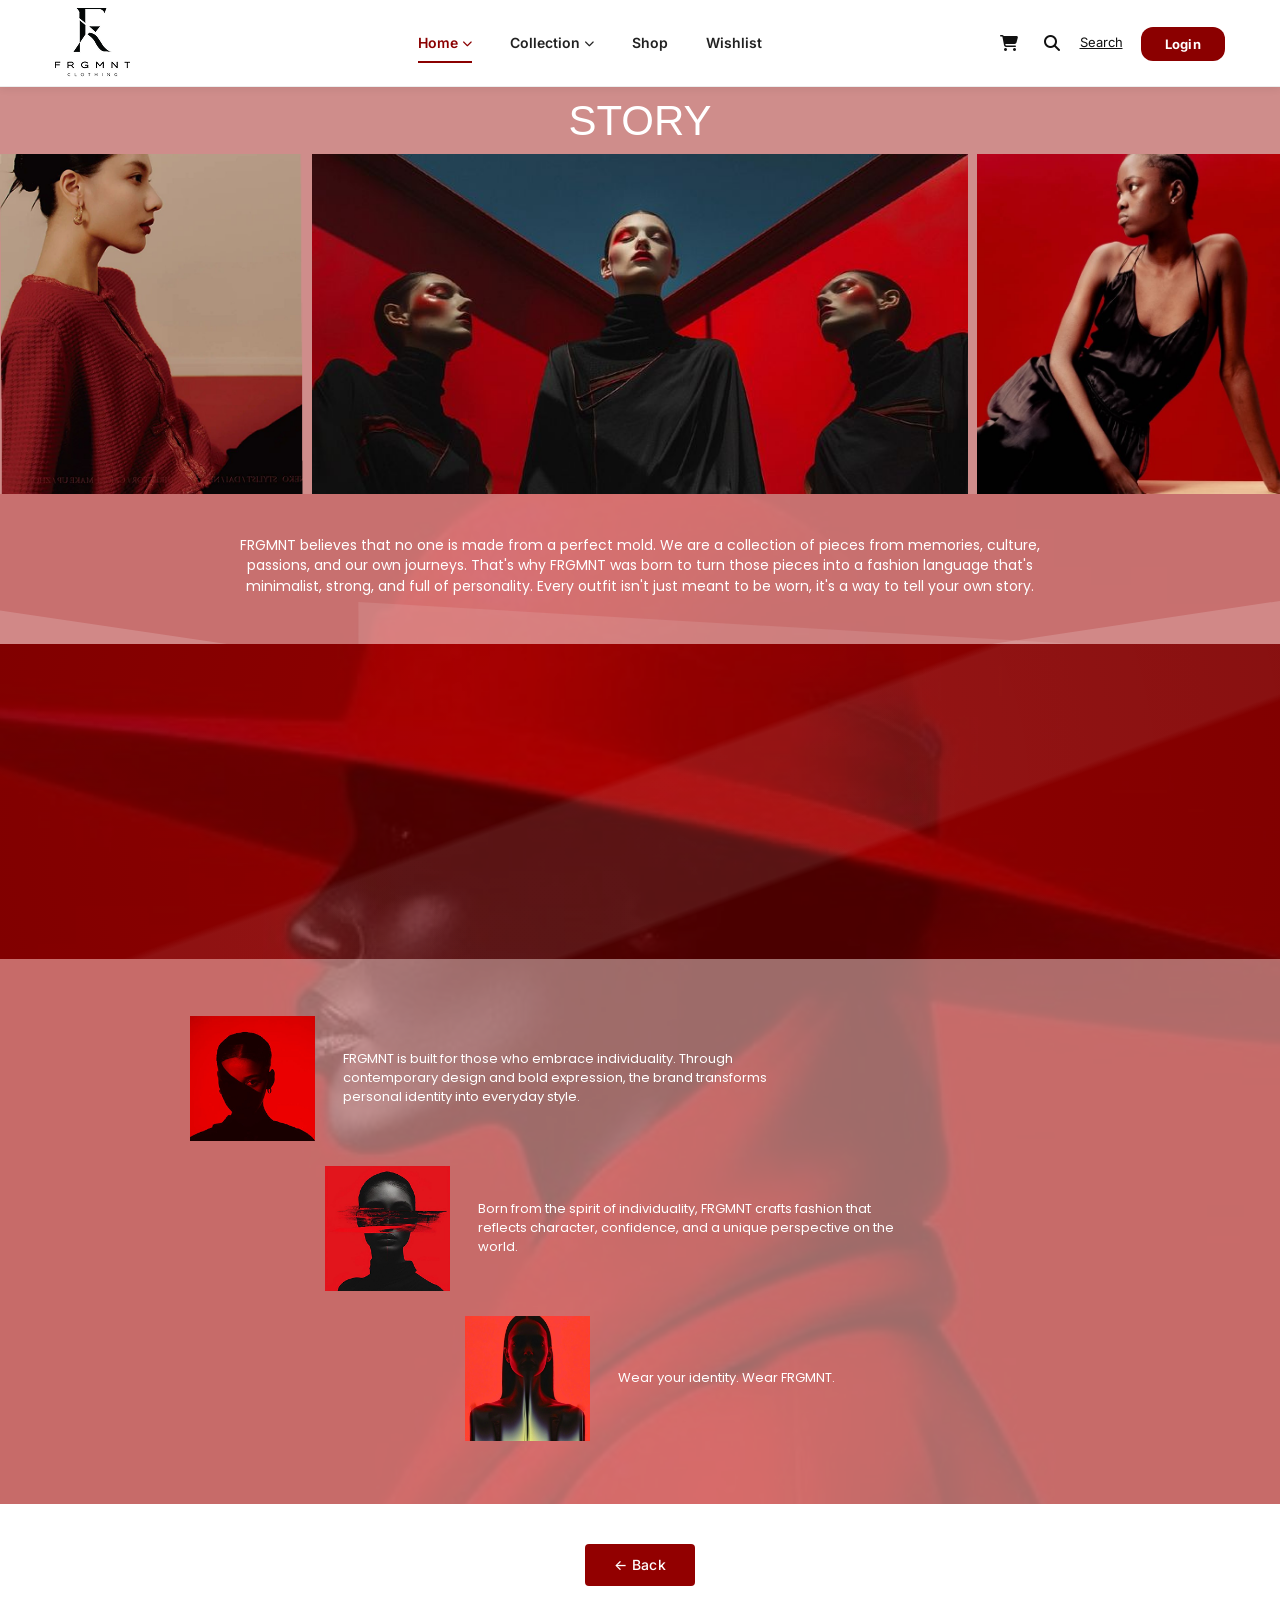
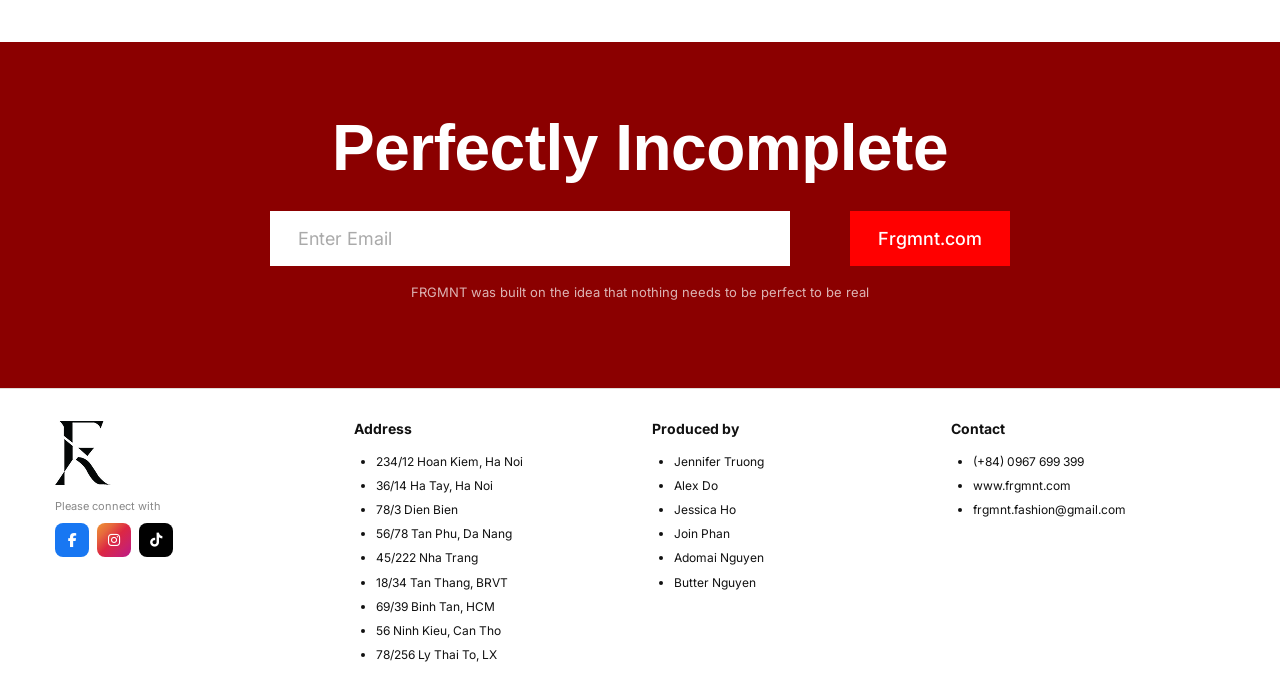
<file: pages/story.html>
<!doctype html>
<html lang="en">
  <head>
    <meta charset="UTF-8" />

    <meta name="viewport" content="width=device-width, initial-scale=1.0" />

    <title>Story</title>

    <meta
      name="description"
      content="Discover the story behind FRGMNT and our vision of individuality, identity and fashion."
    />

    <link
      rel="stylesheet"
      href="https://cdn.jsdelivr.net/npm/bootstrap@5.3.2/dist/css/bootstrap.min.css"
    />

    <link
      rel="stylesheet"
      href="https://cdnjs.cloudflare.com/ajax/libs/font-awesome/6.5.0/css/all.min.css"
    />

    <link
      rel="stylesheet"
      href="https://fonts.googleapis.com/css2?family=Poppins:wght@300;400;500;600;700&display=swap"
    />

    <link rel="stylesheet" href="../assets/css/style.css" />

    <style>
      :root {
        --story-red: #790101;
        --story-pink: #cf8d8b;
        --story-light-pink: #d29a97;
        --story-white: #ffffff;
        --story-font: "Poppins", Arial, sans-serif;
      }

      *,
      *::before,
      *::after {
        box-sizing: border-box;
      }

      body {
        min-height: 100vh;
        margin: 0;
        overflow-x: hidden;

        background-color: var(--story-pink);
        background-image: url("../assets/images/story/1.jpg");
        background-size: cover;
        background-position: center top;
        background-repeat: no-repeat;
        background-attachment: scroll;
      }

      .story-page {
        position: relative;
        width: 100%;
        background: transparent;
        font-family: var(--story-font);
      }

      .story-page * {
        font-family: var(--story-font);
      }

      .story-hero {
        width: 100%;
        background: var(--story-pink);
        overflow: hidden;
      }

      .story-title {
        margin: 0;
        padding: 13px 20px 12px;

        color: var(--story-white);

        font-family: "Arial Black", Arial, sans-serif;
        font-size: 42px;
        font-weight: normal;
        line-height: 1;
        text-align: center;
      }

      .story-top-gallery {
        display: grid;
        grid-template-columns: 24fr 52fr 24fr;
        gap: 9px;

        width: 100%;
        height: 340px;
        padding: 0;
      }

      .story-top-photo {
        position: relative;
        overflow: hidden;
      }

      .story-top-photo img {
        display: block;
        width: 100%;
        height: 100%;

        object-fit: cover;
        object-position: center;

        transition: transform 0.45s ease;
      }

      .story-top-photo:hover img {
        transform: scale(1.04);
      }

      .story-top-photo-left img {
        object-position: center 15%;
      }

      .story-top-photo-center img {
        object-position: center 25%;
      }

      .story-top-photo-right img {
        object-position: center 15%;
      }

      .story-intro {
        position: relative;
        min-height: 150px;

        display: flex;
        align-items: center;
        justify-content: center;

        padding: 28px 45px 35px;

        background: rgba(207, 141, 139, 0.8);

        overflow: hidden;
      }

      .story-intro::before {
        content: "";

        position: absolute;
        left: -6%;
        right: -6%;
        bottom: -57px;

        height: 120px;

        background: rgba(255, 255, 255, 0.17);

        clip-path: polygon(0 15%, 48% 100%, 100% 7%, 100% 100%, 0 100%);
      }

      .story-intro::after {
        content: "";

        position: absolute;
        left: 28%;
        right: -5%;
        bottom: -78px;

        height: 120px;

        background: rgba(255, 255, 255, 0.1);

        clip-path: polygon(0 0, 100% 48%, 100% 100%, 0 100%);
      }

      .story-intro-text {
        position: relative;
        z-index: 2;

        max-width: 860px;
        margin: 0 auto;

        color: #ffffff;

        font-size: 14px;
        font-weight: 400;
        line-height: 1.45;
        text-align: center;
      }

      .story-red-banner {
        position: relative;

        width: 100%;
        height: 315px;

        background: rgba(121, 1, 1, 0.62);

        overflow: hidden;
      }

      .story-red-banner::before {
        content: "";

        position: absolute;
        inset: 0;

        background: linear-gradient(
          160deg,
          transparent 0 46%,
          rgba(255, 255, 255, 0.08) 47% 66%,
          transparent 67%
        );

        pointer-events: none;
      }

      .story-red-banner::after {
        content: "";

        position: absolute;
        inset: 0;

        background: radial-gradient(
          circle at center,
          transparent 30%,
          rgba(75, 0, 0, 0.18) 100%
        );

        pointer-events: none;
      }

      .story-values {
        position: relative;
        min-height: 540px;

        padding: 52px 80px 58px;

        background: rgba(207, 141, 139, 0.76);

        overflow: hidden;
      }

      .story-values-inner {
        position: relative;
        z-index: 2;

        width: 100%;
        max-width: 900px;

        margin: 0 auto;
      }

      .story-value-row {
        display: grid;
        grid-template-columns: 125px minmax(0, 1fr);
        align-items: center;
        column-gap: 28px;

        width: 590px;
        min-height: 135px;

        margin-bottom: 15px;
      }

      .story-value-row:nth-child(2) {
        margin-left: 135px;
      }

      .story-value-row:nth-child(3) {
        margin-left: 275px;
        margin-bottom: 0;
      }

      .story-value-image {
        width: 125px;
        height: 125px;

        overflow: hidden;
        background: var(--story-red);
      }

      .story-value-image img {
        display: block;
        width: 100%;
        height: 100%;

        object-fit: cover;
        object-position: center;
      }

      .story-value-text {
        margin: 0;

        color: #ffffff;

        font-size: 13px;
        font-weight: 400;
        line-height: 1.45;
      }

      @media (max-width: 991.98px) {
        .story-title {
          font-size: 34px;
        }

        .story-top-gallery {
          height: 260px;
        }

        .story-values {
          padding: 42px 48px 50px;
        }

        .story-value-row {
          width: 100%;
          max-width: 540px;
        }

        .story-value-row:nth-child(2) {
          margin-left: 80px;
        }

        .story-value-row:nth-child(3) {
          margin-left: 160px;
        }
      }

      @media (max-width: 767.98px) {
        body {
          background-attachment: scroll;
        }

        .story-title {
          font-size: 26px;
          padding: 12px 16px 10px;
        }

        .story-top-gallery {
          grid-template-columns: 1fr 1fr;
          height: 200px;
          gap: 5px;
        }

        .story-top-photo-right {
          display: none;
        }

        .story-intro {
          padding: 22px 20px 28px;
        }

        .story-intro-text {
          font-size: 13px;
        }

        .story-red-banner {
          height: 200px;
        }

        .story-values {
          padding: 30px 20px 36px;
          min-height: unset;
        }

        .story-value-row {
          grid-template-columns: 90px minmax(0, 1fr);
          column-gap: 18px;
          width: 100%;
          max-width: 100%;
          min-height: unset;
          margin-bottom: 20px;
        }

        .story-value-row:nth-child(2),
        .story-value-row:nth-child(3) {
          margin-left: 0;
        }

        .story-value-image {
          width: 90px;
          height: 90px;
        }

        .story-value-text {
          font-size: 12px;
        }
      }

      @media (max-width: 479.98px) {
        .story-title {
          font-size: 22px;
        }

        .story-top-gallery {
          grid-template-columns: 1fr;
          height: 180px;
        }

        .story-top-photo-left {
          display: none;
        }

        .story-red-banner {
          height: 150px;
        }

        .story-value-row {
          grid-template-columns: 72px minmax(0, 1fr);
          column-gap: 14px;
        }

        .story-value-image {
          width: 72px;
          height: 72px;
        }
      }
    </style>

    <link rel="stylesheet" href="../assets/css/responsive.css" />
  </head>

  <body>

    <div id="nav-root"></div>

    <main class="story-page">

      <section class="story-hero">
        <h1 class="story-title">STORY</h1>

        <div class="story-top-gallery">
          <div class="story-top-photo story-top-photo-left">
            <img
              src="../assets/images/story/4.png"
              alt="FRGMNT fashion portrait"
            />
          </div>

          <div class="story-top-photo story-top-photo-center">
            <img
              src="../assets/images/story/6.jpg"
              alt="FRGMNT fashion collection"
            />
          </div>

          <div class="story-top-photo story-top-photo-right">
            <img
              src="../assets/images/story/5.jpg"
              alt="FRGMNT fashion model"
            />
          </div>
        </div>
      </section>

      <section class="story-intro">
        <p class="story-intro-text">
          FRGMNT believes that no one is made from a perfect mold. We are a
          collection of pieces from memories, culture, passions, and our own
          journeys. That's why FRGMNT was born to turn those pieces into a
          fashion language that's minimalist, strong, and full of personality.
          Every outfit isn't just meant to be worn, it's a way to tell your own
          story.
        </p>
      </section>

      <section
        class="story-red-banner"
        aria-label="FRGMNT red fashion campaign"
      ></section>

      <section class="story-values">
        <div class="story-values-inner">

          <article class="story-value-row">
            <div class="story-value-image">
              <img
                src="../assets/images/story/2.png"
                alt="FRGMNT individuality"
              />
            </div>

            <p class="story-value-text">
              FRGMNT is built for those who embrace individuality. Through
              contemporary design and bold expression, the brand transforms
              personal identity into everyday style.
            </p>
          </article>

          <article class="story-value-row">
            <div class="story-value-image">
              <img
                src="../assets/images/story/3.png"
                alt="FRGMNT fashion character"
              />
            </div>

            <p class="story-value-text">
              Born from the spirit of individuality, FRGMNT crafts fashion that
              reflects character, confidence, and a unique perspective on the
              world.
            </p>
          </article>

          <article class="story-value-row">
            <div class="story-value-image">
              <img
                src="../assets/images/story/7.jpg"
                alt="Wear your identity"
              />
            </div>

            <p class="story-value-text">Wear your identity. Wear FRGMNT.</p>
          </article>
        </div>
      </section>
    </main>
    <div class="next-row frgmnt-back">
      <a href="about.html" class="btn-next"> &larr; Back </a>
    </div>

    <div id="cta-root"></div>

    <div id="footer-root"></div>

    <script src="https://cdn.jsdelivr.net/npm/bootstrap@5.3.2/dist/js/bootstrap.bundle.min.js"></script>
    <script src="../assets/js/components.js"></script>
    <script src="../assets/js/main.js"></script>
  </body>
</html>
</file>
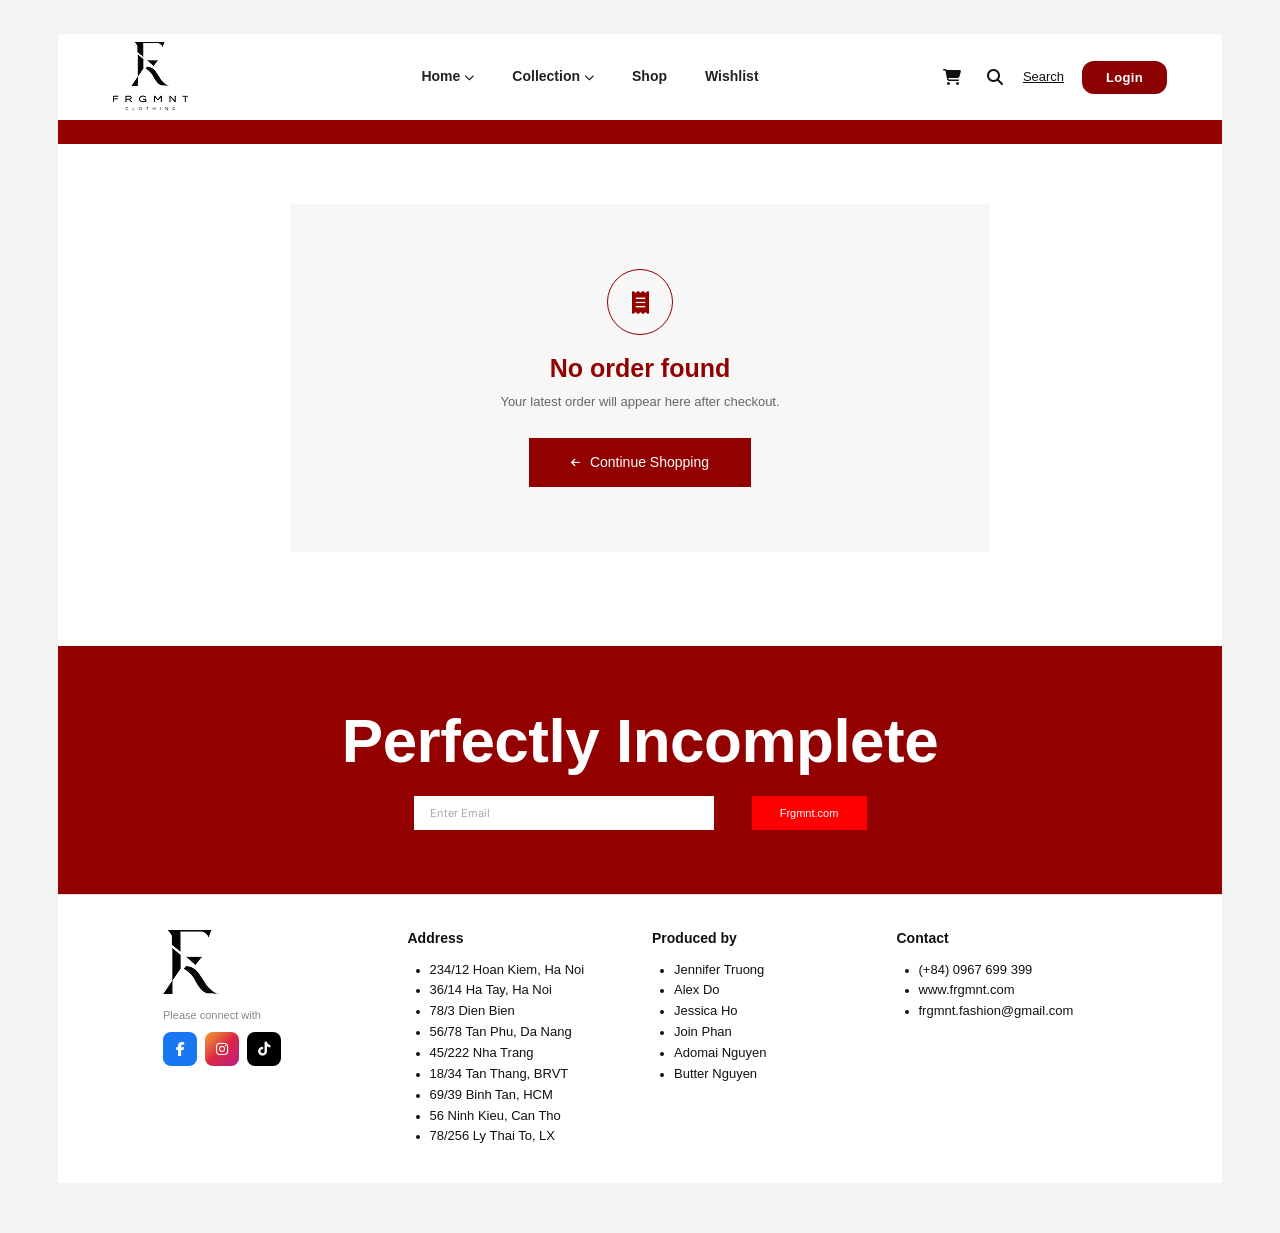
<file: pages/view-order.html>
<!DOCTYPE html>
<html lang="en">

<head>
  <meta charset="UTF-8">

  <meta
    name="viewport"
    content="width=device-width, initial-scale=1.0"
  >

  <title>View Order - FRGMNT</title>

  <meta
    name="description"
    content="Review your FRGMNT order details."
  >

  <link
    rel="stylesheet"
    href="https://cdn.jsdelivr.net/npm/bootstrap@5.3.2/dist/css/bootstrap.min.css"
  >

  <link
    rel="stylesheet"
    href="https://cdnjs.cloudflare.com/ajax/libs/font-awesome/6.5.0/css/all.min.css"
  >

  <link
    rel="stylesheet"
    href="../assets/css/style.css"
  >

  <link
    rel="stylesheet"
    href="../assets/css/responsive.css"
  >

  <style>
    :root {
      --order-red: #920000;
      --order-text: #111111;
      --order-muted: #666666;
      --order-line: #777777;
      --page-background: #f3f3f3;
    }

    *,
    *::before,
    *::after {
      box-sizing: border-box;
    }

    html {
      scroll-behavior: smooth;

      background:
        var(--page-background);
    }

    body {
      margin: 0;

      min-height: 100vh;

      padding:
        34px 0 50px;

      overflow-x: hidden;

      background:
        var(--page-background);

      color:
        var(--order-text);

      font-family:
        Arial,
        Helvetica,
        sans-serif;
    }

    img {
      display: block;

      max-width: 100%;
    }

    a {
      color: inherit;

      text-decoration: none;
    }

    button {
      font: inherit;

      cursor: pointer;
    }

    .view-order-page {
      width:
        calc(100% - 116px);

      max-width:
        1280px;

      margin:
        0 auto;

      background:
        #ffffff;
    }

    .view-order-sheet {
      width:
        100%;

      background:
        #ffffff;
    }

    #nav-root,
    #nav-root > * {
      width:
        100%;

      margin-bottom:
        0 !important;
    }

    .view-order-page .frgmnt-nav {
      position:
        relative;

      width:
        100%;

      border:
        0 !important;

      border-bottom:
        0 !important;

      box-shadow:
        none !important;

      background:
        #ffffff;
    }

    .view-order-page .frgmnt-nav::before,
    .view-order-page .frgmnt-nav::after {
      display:
        none !important;
    }

    .view-order-accent {
      width:
        100%;

      height:
        24px;

      background:
        var(--order-red);
    }

    .view-order-main {
      width:
        100%;

      padding:
        0
        42px
        34px;

      background:
        #ffffff;
    }

    .view-order-content {
      width:
        100%;

      min-height:
        455px;

      margin:
        0;

      padding-top:
        34px;
    }

    .delivery-copy {
      margin:
        0
        0
        25px;

      color:
        #252525;

      font-size:
        15px;

      font-weight:
        400;

      line-height:
        1.4;
    }

    .customer-summary {
      width:
        100%;

      display:
        grid;

      gap:
        2px;
    }

    .customer-row {
      display:
        grid;

      grid-template-columns:
        62px
        14px
        minmax(0, 1fr);

      align-items:
        start;

      min-height:
        21px;

      color:
        var(--order-red);

      font-size:
        17px;

      line-height:
        1.35;
    }

    .customer-label,
    .customer-separator {
      font-weight:
        600;
    }

    .customer-value {
      min-width:
        0;

      color:
        #222222;

      font-size:
        15px;

      font-weight:
        400;

      overflow-wrap:
        anywhere;
    }

    .order-table {
      width:
        100%;

      margin-top:
        42px;
    }

    .order-table-head {
      width:
        100%;

      display:
        grid;

      grid-template-columns:
        minmax(0, 1fr)
        170px;

      align-items:
        end;

      gap:
        38px;

      padding:
        0
        7px
        13px;
    }

    .order-table-head h2 {
      margin:
        0;

      color:
        var(--order-red);

      font-size:
        17px;

      font-weight:
        500;

      line-height:
        1.2;
    }

    .order-table-head h2:last-child {
      text-align:
        right;
    }

    .order-table-body {
      width:
        100%;

      display:
        grid;

      grid-template-columns:
        minmax(0, 1fr)
        170px;

      gap:
        38px;
    }

    .order-items {
      min-width:
        0;
    }

    .order-item {
      width:
        100%;

      display:
        grid;

      grid-template-columns:
        82px
        minmax(0, 1fr);

      align-items:
        center;

      gap:
        18px;

      min-height:
        92px;

      padding:
        4px;
    }

    .order-item + .order-item {
      border-top:
        1px solid #eeeeee;
    }

    .order-item-image {
      width:
        72px;

      height:
        72px;

      display:
        flex;

      align-items:
        center;

      justify-content:
        center;

      overflow:
        hidden;

      border-radius:
        6px;

      background:
        #eeeeee;
    }

    .order-item-image img {
      width:
        100%;

      height:
        100%;

      object-fit:
        contain;

      object-position:
        center;
    }

    .order-item-copy {
      min-width:
        0;

      display:
        flex;

      flex-direction:
        column;

      align-items:
        flex-start;

      justify-content:
        center;
    }

    .order-item-name {
      margin:
        0
        0
        10px;

      color:
        #171717;

      font-size:
        13px;

      font-weight:
        400;

      line-height:
        1.3;

      text-transform:
        capitalize;
    }

    .order-item-calculation {
      width:
        100%;

      max-width:
        260px;

      display:
        grid;

      grid-template-columns:
        20px
        18px
        28px
        18px
        48px;

      align-items:
        center;

      justify-items:
        start;

      column-gap:
        18px;

      color:
        #111111;

      font-size:
        11px;

      white-space:
        nowrap;
    }

    .order-item-calculation strong {
      font-size:
        11px;

      font-weight:
        700;
    }

    .order-summary {
      align-self:
        start;

      width:
        100%;

      padding-top:
        5px;
    }

    .summary-row {
      width:
        100%;

      display:
        grid;

      grid-template-columns:
        1fr
        auto;

      align-items:
        center;

      gap:
        12px;

      margin-bottom:
        16px;

      color:
        #222222;

      font-size:
        11px;

      line-height:
        1.3;
    }

    .summary-value {
      min-width:
        38px;

      text-align:
        right;
    }

    .summary-row.total {
      align-items:
        end;

      margin:
        0;
    }

    .summary-row.total .summary-value {
      color:
        var(--order-red);

      font-size:
        24px;

      font-weight:
        400;

      line-height:
        1;
    }

    .order-rule {
      width:
        100%;

      height:
        1px;

      margin-top:
        20px;

      background:
        var(--order-line);
    }

    .continue-row {
      width:
        100%;

      display:
        flex;

      justify-content:
        center;

      padding-top:
        28px;
    }

    .continue-shopping {
      min-width:
        222px;

      height:
        49px;

      display:
        inline-flex;

      align-items:
        center;

      justify-content:
        center;

      gap:
        10px;

      padding:
        0
        26px;

      border:
        1px solid var(--order-red);

      border-radius:
        0;

      background:
        var(--order-red);

      color:
        #ffffff;

      font-size:
        14px;

      font-weight:
        500;

      transition:
        background-color 0.2s ease,
        color 0.2s ease,
        transform 0.2s ease;
    }

    .continue-shopping:hover {
      background:
        #ffffff;

      color:
        var(--order-red);

      transform:
        translateY(-1px);
    }

    .continue-shopping i {
      font-size:
        10px;
    }

    .empty-order {
      display:
        none;

      width:
        min(100%, 700px);

      margin:
        60px auto;

      padding:
        65px 28px;

      text-align:
        center;

      background:
        #f7f7f7;
    }

    .empty-order.show {
      display:
        block;
    }

    .empty-order-icon {
      width:
        66px;

      height:
        66px;

      display:
        inline-flex;

      align-items:
        center;

      justify-content:
        center;

      margin-bottom:
        18px;

      border:
        1px solid var(--order-red);

      border-radius:
        50%;

      color:
        var(--order-red);

      font-size:
        23px;
    }

    .empty-order h1 {
      margin:
        0
        0
        9px;

      color:
        var(--order-red);

      font-size:
        25px;

      font-weight:
        700;
    }

    .empty-order p {
      margin:
        0
        auto
        25px;

      color:
        var(--order-muted);

      font-size:
        13px;

      line-height:
        1.6;
    }

    #cta-root,
    #footer-root {
      width:
        100%;
    }

    .view-order-page .cta-section {
      min-height:
        248px;

      display:
        flex;

      align-items:
        center;

      justify-content:
        center;

      padding:
        34px 30px;

      background:
        var(--order-red);
    }

    .view-order-page .cta-title {
      margin:
        0
        0
        24px;

      font-size:
        clamp(
          42px,
          5vw,
          62px
        );

      line-height:
        1;
    }

    .view-order-page .cta-form {
      width:
        100%;

      max-width:
        500px;

      gap:
        38px;

      margin-bottom:
        0;
    }

    .view-order-page .cta-input {
      width:
        300px;

      height:
        34px;

      padding:
        0 16px;

      font-size:
        11px;
    }

    .view-order-page .cta-btn {
      min-width:
        115px;

      height:
        34px;

      padding:
        0 18px;

      font-size:
        11px;
    }

    .view-order-page .cta-tagline {
      display:
        none;
    }

    .view-order-page .frgmnt-footer {
      padding:
        35px 50px;
    }

    .view-order-page .footer-list li {
      margin-bottom:
        2px;

      font-size:
        13px;

      line-height:
        1.45;
    }

    @media (max-width: 1100px) {
      .view-order-page {
        width:
          calc(100% - 60px);
      }

      .view-order-main {
        padding-right:
          30px;

        padding-left:
          30px;
      }

      .order-table-head,
      .order-table-body {
        grid-template-columns:
          minmax(0, 1fr)
          160px;

        gap:
          28px;
      }
    }

    @media (max-width: 820px) {
      body {
        padding-top:
          20px;
      }

      .view-order-page {
        width:
          calc(100% - 40px);
      }

      .order-table-head {
        grid-template-columns:
          1fr;
      }

      .order-table-head h2:last-child {
        display:
          none;
      }

      .order-table-body {
        grid-template-columns:
          1fr;
      }

      .order-summary {
        margin-top:
          18px;

        padding:
          20px 6px 0;

        border-top:
          1px solid #dedede;
      }

      .summary-row {
        max-width:
          310px;

        margin-left:
          auto;
      }
    }

    @media (max-width: 767.98px) {
      body {
        padding:
          0;
      }

      .view-order-page {
        width:
          100%;
      }

      .view-order-accent {
        height:
          12px;
      }

      .view-order-main {
        padding:
          0
          16px
          40px;
      }

      .view-order-content {
        min-height:
          350px;

        padding-top:
          30px;
      }

      .delivery-copy {
        font-size:
          12px;
      }

      .customer-row {
        grid-template-columns:
          62px
          12px
          minmax(0, 1fr);

        font-size:
          13px;
      }

      .customer-value {
        font-size:
          12px;
      }

      .order-table {
        margin-top:
          34px;
      }

      .order-table-head {
        padding-right:
          0;

        padding-left:
          0;
      }

      .order-item {
        grid-template-columns:
          72px
          minmax(0, 1fr);

        gap:
          13px;

        padding:
          13px 0;
      }

      .order-item-image {
        width:
          72px;

        height:
          78px;
      }

      .order-item-calculation {
        max-width:
          230px;

        column-gap:
          10px;
      }

      .summary-row {
        max-width:
          none;
      }

      .continue-shopping {
        width:
          100%;

        max-width:
          320px;
      }

      .view-order-page .cta-section {
        min-height:
          230px;

        padding:
          38px 16px;
      }

      .view-order-page .cta-title {
        font-size:
          38px;
      }

      .view-order-page .cta-form {
        width:
          100%;

        max-width:
          420px;

        gap:
          12px;
      }

      .view-order-page .cta-input,
      .view-order-page .cta-btn {
        width:
          100%;
      }

      .view-order-page .frgmnt-footer {
        padding:
          30px 20px;
      }
    }

    @media (max-width: 420px) {
      .order-item-calculation {
        column-gap:
          6px;

        font-size:
          9px;
      }

      .summary-row.total .summary-value {
        font-size:
          20px;
      }
    }
  </style>
</head>

<body>

  <div class="view-order-page">

    <div class="view-order-sheet">

      <div id="nav-root"></div>

      <div
        class="view-order-accent"
        aria-hidden="true"
      ></div>

      <main class="view-order-main">

        <section
          id="orderContent"
          class="view-order-content"
          hidden
        >

          <p class="delivery-copy">

            Estimated Delivery:

            <span id="estimatedDelivery">
              —
            </span>

          </p>

          <div
            class="customer-summary"
            aria-label="Customer information"
          >

            <div class="customer-row">

              <span class="customer-label">
                Name
              </span>

              <span class="customer-separator">
                :
              </span>

              <span
                id="customerName"
                class="customer-value"
              >
                —
              </span>

            </div>

            <div class="customer-row">

              <span class="customer-label">
                Phone
              </span>

              <span class="customer-separator">
                :
              </span>

              <span
                id="customerPhone"
                class="customer-value"
              >
                —
              </span>

            </div>

            <div class="customer-row">

              <span class="customer-label">
                Address
              </span>

              <span class="customer-separator">
                :
              </span>

              <span
                id="customerAddress"
                class="customer-value"
              >
                —
              </span>

            </div>

          </div>

          <section
            class="order-table"
            aria-label="Order products and subtotal"
          >

            <div class="order-table-head">

              <h2>
                Product
              </h2>

              <h2>
                Subtotal
              </h2>

            </div>

            <div class="order-table-body">

              <div
                id="orderItems"
                class="order-items"
              ></div>

              <aside
                class="order-summary"
                aria-label="Order totals"
              >

                <div class="summary-row">

                  <span>
                    Shipping:
                  </span>

                  <span
                    id="shippingValue"
                    class="summary-value"
                  >
                    $5
                  </span>

                </div>

                <div class="summary-row total">

                  <span>
                    Total:
                  </span>

                  <span
                    id="totalValue"
                    class="summary-value"
                  >
                    $0
                  </span>

                </div>

              </aside>

            </div>

            <div
              class="order-rule"
              aria-hidden="true"
            ></div>

            <div class="continue-row">

              <a
                href="shop.html"
                class="continue-shopping"
              >

                <i
                  class="fa-solid fa-arrow-left"
                ></i>

                Continue Shopping

              </a>

            </div>

          </section>

        </section>

        <section
          id="emptyOrder"
          class="empty-order"
        >

          <div class="empty-order-icon">

            <i
              class="fa-solid fa-receipt"
            ></i>

          </div>

          <h1>
            No order found
          </h1>

          <p>
            Your latest order will appear here
            after checkout.
          </p>

          <a
            href="shop.html"
            class="continue-shopping"
          >

            <i
              class="fa-solid fa-arrow-left"
            ></i>

            Continue Shopping

          </a>

        </section>

      </main>

      <div id="cta-root"></div>

      <div id="footer-root"></div>

    </div>

  </div>

  <script
    src="https://cdn.jsdelivr.net/npm/bootstrap@5.3.2/dist/js/bootstrap.bundle.min.js"
  ></script>

  <script
    src="../assets/js/components.js"
  ></script>

  <script
    src="../assets/js/main.js"
  ></script>

  <script>

    const ORDER_STORAGE_KEYS = [
      "frgmnt_order",
      "frgmntOrder",
      "lastOrder",
      "order"
    ];

    const CART_STORAGE_KEYS = [
      "frgmnt_cart",
      "frgmntCart",
      "cart"
    ];

    const DEFAULT_PRODUCT_IMAGE =
      "../assets/images/shop/product/FORM_TANK.png";

    const orderContent =
      document.getElementById(
        "orderContent"
      );

    const emptyOrder =
      document.getElementById(
        "emptyOrder"
      );

    const orderItems =
      document.getElementById(
        "orderItems"
      );

    const estimatedDelivery =
      document.getElementById(
        "estimatedDelivery"
      );

    const customerName =
      document.getElementById(
        "customerName"
      );

    const customerPhone =
      document.getElementById(
        "customerPhone"
      );

    const customerAddress =
      document.getElementById(
        "customerAddress"
      );

    const shippingValue =
      document.getElementById(
        "shippingValue"
      );

    const totalValue =
      document.getElementById(
        "totalValue"
      );

    function safeParse(
      value
    ) {
      try {
        return value
          ? JSON.parse(
              value
            )
          : null;

      } catch (error) {
        console.error(
          "Cannot parse data:",
          error
        );

        return null;
      }
    }

    function readFirstStorageValue(
      keys
    ) {
      for (
        const key of keys
      ) {
        const rawValue =
          localStorage.getItem(
            key
          );

        if (!rawValue) {
          continue;
        }

        const parsedValue =
          safeParse(
            rawValue
          );

        if (parsedValue) {
          return parsedValue;
        }
      }

      return null;
    }

    function normalizeItems(
      items
    ) {
      if (
        !Array.isArray(
          items
        )
      ) {
        return [];
      }

      return items
        .filter(
          (item) =>
            item &&
            typeof item ===
              "object"
        )
        .map(
          (
            item,
            index
          ) => ({
            id:
              item.id ||
              `order-item-${index}`,

            name:
              item.name ||
              item.title ||
              "FRGMNT Product",

            price:
              Number(
                item.price
              ) || 0,

            image:
              item.image ||
              item.img ||
              DEFAULT_PRODUCT_IMAGE,

            quantity:
              Math.max(
                1,
                Number(
                  item.quantity ??
                  item.qty
                ) || 1
              ),

            size:
              item.size ||
              "M",

            color:
              item.color ||
              "Red"
          })
        );
    }

    function getOrderData() {
      const savedOrder =
        readFirstStorageValue(
          ORDER_STORAGE_KEYS
        );

      if (savedOrder) {

        if (
          Array.isArray(
            savedOrder
          )
        ) {
          return {
            items:
              normalizeItems(
                savedOrder
              ),

            customer: {},

            shipping:
              5
          };
        }

        const items =
          savedOrder.items ||
          savedOrder.products ||
          savedOrder.cart ||
          savedOrder.cartItems ||
          savedOrder.orderItems ||
          [];

        const customer =
          savedOrder.customer ||
          savedOrder.shippingInfo ||
          savedOrder.billingInfo ||
          savedOrder.user ||
          {};

        return {
          ...savedOrder,

          items:
            normalizeItems(
              items
            ),

          customer:
            customer
        };
      }

      const savedCart =
        readFirstStorageValue(
          CART_STORAGE_KEYS
        );

      if (
        Array.isArray(
          savedCart
        ) &&
        savedCart.length > 0
      ) {
        return {
          items:
            normalizeItems(
              savedCart
            ),

          customer: {},

          shipping:
            5
        };
      }

      return null;
    }

    function formatMoney(
      value
    ) {
      const amount =
        Number(
          value
        ) || 0;

      const hasDecimals =
        !Number.isInteger(
          amount
        );

      return `$${amount.toLocaleString(
        "en-US",
        {
          minimumFractionDigits:
            hasDecimals
              ? 2
              : 0,

          maximumFractionDigits:
            2
        }
      )}`;
    }

    function formatDeliveryRange(
      order
    ) {
      if (
        order.estimatedDelivery
      ) {
        return order.estimatedDelivery;
      }

      if (
        order.deliveryDate
      ) {
        return order.deliveryDate;
      }

      const start =
        new Date();

      const end =
        new Date();

      start.setDate(
        start.getDate() +
        5
      );

      end.setDate(
        end.getDate() +
        7
      );

      const startMonth =
        start.toLocaleDateString(
          "en-US",
          {
            month:
              "long"
          }
        );

      const endMonth =
        end.toLocaleDateString(
          "en-US",
          {
            month:
              "long"
          }
        );

      if (
        startMonth ===
        endMonth
      ) {
        return `${startMonth} ${start.getDate()}–${end.getDate()}`;
      }

      return `${startMonth} ${start.getDate()} – ${endMonth} ${end.getDate()}`;
    }

    function getCustomerValue(
      customer,
      keys,
      fallback = "—"
    ) {
      for (
        const key of keys
      ) {
        if (
          customer &&
          customer[key]
        ) {
          return customer[key];
        }
      }

      return fallback;
    }

    function createTextElement(
      tagName,
      className,
      text
    ) {
      const element =
        document.createElement(
          tagName
        );

      if (className) {
        element.className =
          className;
      }

      element.textContent =
        text;

      return element;
    }

    function renderOrderItems(
      items
    ) {
      orderItems.replaceChildren();

      items.forEach(
        (item) => {

          const article =
            document.createElement(
              "article"
            );

          article.className =
            "order-item";

          const imageWrap =
            document.createElement(
              "div"
            );

          imageWrap.className =
            "order-item-image";

          const image =
            document.createElement(
              "img"
            );

          image.src =
            item.image;

          image.alt =
            item.name;

          image.loading =
            "lazy";

          image.onerror =
            function () {
              this.src =
                DEFAULT_PRODUCT_IMAGE;
            };

          imageWrap.appendChild(
            image
          );

          const copy =
            document.createElement(
              "div"
            );

          copy.className =
            "order-item-copy";

          const productName =
            createTextElement(
              "h3",
              "order-item-name",
              item.name
            );

          const calculation =
            document.createElement(
              "div"
            );

          calculation.className =
            "order-item-calculation";

          calculation.appendChild(
            createTextElement(
              "span",
              "",
              item.quantity
            )
          );

          calculation.appendChild(
            createTextElement(
              "span",
              "",
              "×"
            )
          );

          calculation.appendChild(
            createTextElement(
              "span",
              "",
              item.size
            )
          );

          calculation.appendChild(
            createTextElement(
              "span",
              "",
              "×"
            )
          );

          calculation.appendChild(
            createTextElement(
              "strong",
              "",
              formatMoney(
                item.price *
                item.quantity
              )
            )
          );

          copy.append(
            productName,
            calculation
          );

          article.append(
            imageWrap,
            copy
          );

          orderItems.appendChild(
            article
          );
        }
      );
    }

    function renderOrder() {
      const order =
        getOrderData();

      if (
        !order ||
        !Array.isArray(
          order.items
        ) ||
        order.items.length === 0
      ) {
        orderContent.hidden =
          true;

        emptyOrder.classList.add(
          "show"
        );

        return;
      }

      orderContent.hidden =
        false;

      emptyOrder.classList.remove(
        "show"
      );

      const customer =
        order.customer ||
        {};

      const subtotal =
        order.items.reduce(
          (
            sum,
            item
          ) =>
            sum +
            item.price *
            item.quantity,
          0
        );

      const shipping =
        5;

      const discount =
        Number(
          order.discount ??
          order.discountAmount ??
          0
        ) || 0;

      const finalTotal =
        Math.max(
          0,
          subtotal +
          shipping -
          discount
        );

      estimatedDelivery.textContent =
        formatDeliveryRange(
          order
        );

      customerName.textContent =
        getCustomerValue(
          customer,
          [
            "name",
            "fullName",
            "fullname",
            "customerName"
          ]
        );

      customerPhone.textContent =
        getCustomerValue(
          customer,
          [
            "phone",
            "phoneNumber",
            "telephone"
          ]
        );

      customerAddress.textContent =
        getCustomerValue(
          customer,
          [
            "address",
            "shippingAddress",
            "fullAddress"
          ]
        );

      shippingValue.textContent =
        formatMoney(
          shipping
        );

      totalValue.textContent =
        formatMoney(
          finalTotal
        );

      renderOrderItems(
        order.items
      );
    }

    renderOrder();

    window.addEventListener(
      "pageshow",
      () => {
        renderOrder();
      }
    );

    window.addEventListener(
      "storage",
      () => {
        renderOrder();
      }
    );
  </script>

</body>

</html>
</file>
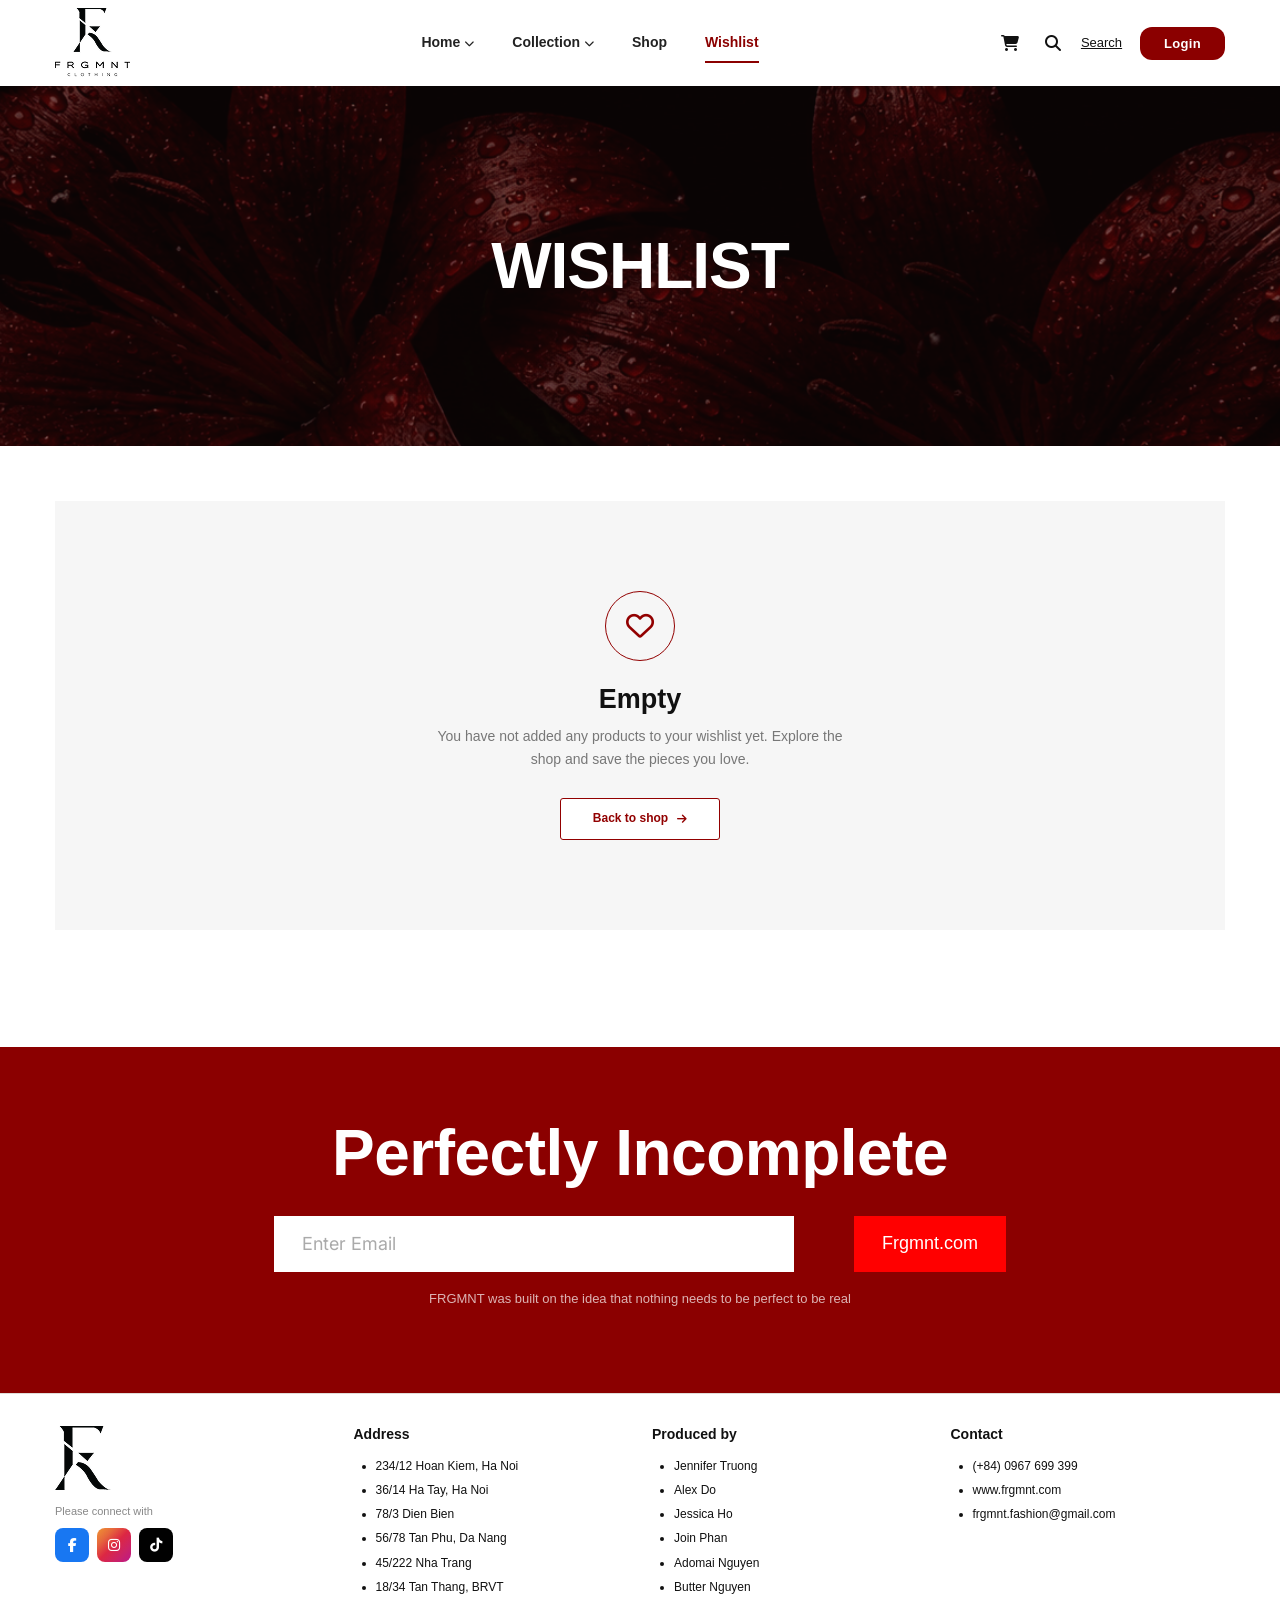
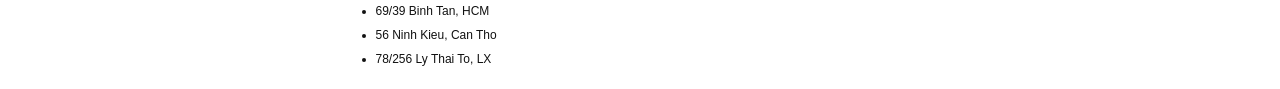
<file: pages/wishlist.html>
<!DOCTYPE html>
<html lang="en">

<head>
  <meta charset="UTF-8">

  <meta name="viewport" content="width=device-width, initial-scale=1.0">

  <title>Wishlist - FRGMNT</title>

  <meta name="description" content="View and manage your FRGMNT wishlist.">

  <link rel="stylesheet" href="https://cdn.jsdelivr.net/npm/bootstrap@5.3.2/dist/css/bootstrap.min.css">

  <link rel="stylesheet" href="https://cdnjs.cloudflare.com/ajax/libs/font-awesome/6.5.0/css/all.min.css">

  <link rel="stylesheet" href="../assets/css/style.css">

  <link rel="stylesheet" href="../assets/css/responsive.css">

  <style>

    *,
    *::before,
    *::after {
      box-sizing: border-box;
    }

    html {
      scroll-behavior: smooth;
    }

    body {
      margin: 0;
      min-height: 100vh;
      overflow-x: hidden;

      background: #ffffff;
      color: #111111;

      font-family: Arial, Helvetica, sans-serif;
    }

    img {
      display: block;
      max-width: 100%;
    }

    button {
      font: inherit;
      cursor: pointer;
    }

    .wishlist-page {
      width: 100%;
      min-height: 100vh;

      background: #ffffff;
    }

    .wishlist-sheet {
      width: 100%;

      background: #ffffff;
    }

    .wishlist-sheet .frgmnt-nav {
      position: relative;
      top: auto;
      z-index: 100;

      width: 100%;

      border: 0 !important;
      border-bottom: 0 !important;

      box-shadow: none !important;

      background: #ffffff;
    }

    .wishlist-sheet .frgmnt-nav::before,
    .wishlist-sheet .frgmnt-nav::after {
      display: none !important;
    }

    #nav-root,
    #nav-root>* {
      margin-bottom: 0 !important;

      border: 0 !important;
      border-bottom: 0 !important;

      box-shadow: none !important;
    }

    .wishlist-main {
      width: 100%;

      padding:
        0 55px 70px;

      background: #ffffff;
    }

    .wishlist-hero {
      position: relative;

      width: 100vw;
      min-height: 360px;

      margin-left: calc(50% - 50vw);

      display: flex;
      align-items: center;
      justify-content: center;

      overflow: hidden;
      background: #18080b;
    }

    .wishlist-hero-image {
      position: absolute;
      inset: 0;
    }

    .wishlist-hero-image img {
      width: 100%;
      height: 100%;

      object-fit: cover;
      object-position: center;
    }

    .wishlist-hero::after {
      content: "";

      position: absolute;
      inset: 0;

      background:
        rgba(20, 10, 12, 0.22);

      pointer-events: none;
    }

    .wishlist-title {
      position: relative;
      z-index: 2;

      margin: 0;

      color: #ffffff;

      font-size:
        clamp(42px, 5vw, 76px);

      font-weight: 800;
      line-height: 1;

      letter-spacing: -1px;

      text-align: center;
      text-transform: uppercase;
    }

    .wishlist-content {
      width: min(100%, 1280px);

      margin:
        55px auto 0;
    }

    .wishlist-table {
      width: 100%;
    }

    .wishlist-header {
      width: 100%;

      display: grid;

      grid-template-columns:
        minmax(330px, 2.1fr) 110px 150px 180px 150px 60px;

      align-items: center;

      min-height: 72px;

      padding:
        0 24px;

      background: #920000;
      color: #ffffff;
    }

    .wishlist-header span {
      font-size: 16px;
      font-weight: 700;

      text-align: center;
    }

    .wishlist-header span:first-child {
      padding-left: 42px;

      text-align: left;
    }

    .wishlist-row {
      width: 100%;

      display: grid;

      grid-template-columns:
        minmax(330px, 2.1fr) 110px 150px 180px 150px 60px;

      align-items: center;

      min-height: 160px;

      padding:
        20px 24px;

      border-bottom:
        4px solid #920000;

      background: #ffffff;
    }

    .product-cell {
      min-width: 0;

      display: grid;

      grid-template-columns:
        28px 108px minmax(0, 1fr);

      align-items: center;

      gap: 16px;
    }

    .remove-button {
      width: 26px;
      height: 26px;

      display: inline-flex;
      align-items: center;
      justify-content: center;

      padding: 0;

      border: 0;
      border-radius: 50%;

      background: transparent;
      color: #920000;

      font-size: 14px;

      transition:
        color 0.2s ease,
        background-color 0.2s ease,
        transform 0.2s ease;
    }

    .remove-button:hover {
      background: #920000;
      color: #ffffff;

      transform: scale(1.08);
    }

    .wishlist-product-image {
      width: 108px;
      height: 108px;

      display: flex;
      align-items: center;
      justify-content: center;

      padding: 6px;

      overflow: hidden;

      background: #eeeeee;
    }

    .wishlist-product-image img {
      width: 100%;
      height: 100%;

      object-fit: contain;
      object-position: center;
    }

    .wishlist-product-info {
      min-width: 0;
    }

    .wishlist-product-name {
      margin:
        0 0 8px;

      color: #111111;

      font-size: 15px;
      font-weight: 800;
      line-height: 1.15;

      text-transform: capitalize;
    }

    .wishlist-product-meta {
      margin: 0;

      color: #555555;

      font-size: 8px;
      line-height: 1.4;
    }

    .price-cell,
    .date-cell,
    .stock-cell,
    .cart-cell {
      text-align: center;
    }

    .price-cell {
      color: #111111;

      font-size: 14px;
      font-weight: 700;
    }

    .date-cell {
      color: #222222;

      font-size: 13px;
    }

    .stock-cell {
      font-size: 13px;
    }

    .stock-cell.in-stock {
      color: #11a92b;
    }

    .stock-cell.out-stock {
      color: #e00000;
    }

    .quantity-control {
      width: 105px;
      height: 42px;

      display: grid;

      grid-template-columns:
        34px 1fr 34px;

      margin:
        0 auto;

      border:
        1px solid #111111;

      background: #ffffff;
    }

    .quantity-button {
      display: inline-flex;
      align-items: center;
      justify-content: center;

      padding: 0;

      border: 0;

      background: transparent;
      color: #920000;

      font-size: 14px;

      transition:
        color 0.2s ease,
        background-color 0.2s ease;
    }

    .quantity-button:hover {
      background: #920000;
      color: #ffffff;
    }

    .quantity-value {
      display: inline-flex;
      align-items: center;
      justify-content: center;

      color: #111111;

      font-size: 13px;
    }

    .wishlist-cart-button {
      width: 50px;
      height: 44px;

      display: inline-flex;
      align-items: center;
      justify-content: center;

      padding: 0;

      border: 0;
      border-radius: 2px;

      background: #e3e3e3;
      color: #555555;

      font-size: 16px;

      transition:
        background-color 0.2s ease,
        color 0.2s ease,
        transform 0.2s ease;
    }

    .wishlist-cart-button:hover:not(:disabled) {
      background: #920000;
      color: #ffffff;

      transform: translateY(-2px);
    }

    .wishlist-cart-button:disabled {
      cursor: not-allowed;

      background: #eeeeee;
      color: #aaaaaa;
    }

    .show-more-row {
      display: flex;
      justify-content: center;

      padding:
        42px 0 5px;
    }

    .show-more-button {
      min-width: 116px;
      height: 36px;

      display: inline-flex;
      align-items: center;
      justify-content: center;

      padding:
        0 18px;

      border:
        1px solid #920000;

      border-radius: 2px;

      background: #920000;
      color: #ffffff;

      font-size: 11px;
      font-weight: 600;

      transition:
        background-color 0.2s ease,
        color 0.2s ease,
        transform 0.2s ease;
    }

    .show-more-button:hover {
      background: #ffffff;
      color: #920000;

      transform: translateY(-1px);
    }

    .show-more-button:disabled {
      display: none;
    }

    .wishlist-empty {
      display: none;

      padding:
        90px 20px;

      text-align: center;

      background: #f6f6f6;
    }

    .wishlist-empty.show {
      display: block;
    }

    .wishlist-empty-icon {
      width: 70px;
      height: 70px;

      display: inline-flex;
      align-items: center;
      justify-content: center;

      margin-bottom: 22px;

      border:
        1px solid #920000;

      border-radius: 50%;

      color: #920000;

      font-size: 28px;
    }

    .wishlist-empty h2 {
      margin:
        0 0 10px;

      color: #111111;

      font-size: 27px;
      font-weight: 800;
    }

    .wishlist-empty p {
      max-width: 420px;

      margin:
        0 auto 28px;

      color: #777777;

      font-size: 14px;
      line-height: 1.6;
    }

    .back-shop-button {
      min-width: 160px;
      height: 42px;

      display: inline-flex;
      align-items: center;
      justify-content: center;

      gap: 9px;

      padding:
        0 20px;

      border:
        1px solid #920000;

      border-radius: 3px;

      background: #ffffff;
      color: #920000;

      font-size: 12px;
      font-weight: 700;

      text-decoration: none;

      transition:
        background-color 0.2s ease,
        color 0.2s ease,
        border-color 0.2s ease,
        transform 0.2s ease;
    }

    .back-shop-button:hover {
      border-color: #920000;

      background: #920000;
      color: #ffffff;

      transform: translateY(-2px);
    }

    .back-shop-button i {
      font-size: 11px;

      transition: transform 0.2s ease;
    }

    .back-shop-button:hover i {
      transform: translateX(3px);
    }

    #cta-root,
    #footer-root {
      width: 100%;
    }

    @media (max-width: 1100px) {
      .wishlist-main {
        padding-left: 30px;
        padding-right: 30px;
      }

      .wishlist-header,
      .wishlist-row {
        grid-template-columns:
          minmax(280px, 2fr) 90px 125px 150px 115px 50px;
      }

      .product-cell {
        grid-template-columns:
          25px 90px minmax(0, 1fr);

        gap: 12px;
      }

      .wishlist-product-image {
        width: 90px;
        height: 90px;
      }

      .wishlist-header span {
        font-size: 13px;
      }

      .wishlist-product-name {
        font-size: 13px;
      }

      .date-cell,
      .stock-cell {
        font-size: 11px;
      }
    }

    @media (max-width: 767.98px) {
      .wishlist-main {
        padding:
          0 16px 50px;
      }

      .wishlist-hero {
        min-height: 190px;
      }

      .wishlist-title {
        font-size: 40px;
      }

      .wishlist-content {
        margin-top: 30px;
      }

      .wishlist-header {
        display: none;
      }

      .wishlist-row {
        display: grid;

        grid-template-columns: 1fr;

        gap: 18px;

        min-height: auto;

        margin-bottom: 18px;

        padding: 18px;

        border:
          1px solid #eeeeee;

        border-bottom:
          4px solid #920000;
      }

      .product-cell {
        grid-template-columns:
          24px 90px minmax(0, 1fr);
      }

      .price-cell,
      .date-cell,
      .stock-cell,
      .cart-cell,
      .quantity-cell {
        width: 100%;

        display: flex;
        align-items: center;
        justify-content: space-between;

        text-align: left;
      }

      .price-cell::before {
        content: "Price";
      }

      .quantity-cell::before {
        content: "Quantity";
      }

      .date-cell::before {
        content: "Date added";
      }

      .stock-cell::before {
        content: "Stock status";

        color: #111111;
      }

      .price-cell::before,
      .quantity-cell::before,
      .date-cell::before,
      .stock-cell::before {
        color: #111111;

        font-size: 12px;
        font-weight: 700;
      }

      .quantity-control {
        margin: 0;
      }

      .cart-cell {
        justify-content: flex-end;
      }

      .wishlist-cart-button {
        width: 100%;
      }

      .wishlist-empty {
        padding:
          70px 20px;
      }
    }

    @media (max-width: 479.98px) {
      .wishlist-hero {
        min-height: 150px;
      }

      .wishlist-title {
        font-size: 32px;
      }

      .product-cell {
        grid-template-columns:
          22px 72px minmax(0, 1fr);

        gap: 9px;
      }

      .wishlist-product-image {
        width: 72px;
        height: 72px;
      }

      .wishlist-product-name {
        font-size: 12px;
      }

      .back-shop-button {
        min-width: 145px;
        height: 40px;

        font-size: 11px;
      }
    }
  </style>
</head>

<body>

  <div class="wishlist-page">

    <div class="wishlist-sheet">

      <div id="nav-root"></div>

      <main class="wishlist-main">

        <section class="wishlist-hero" aria-label="Wishlist banner">

          <div class="wishlist-hero-image">
            <img src="../assets/images/wishlist/1.png" alt="FRGMNT Wishlist">
          </div>

          <h1 class="wishlist-title">
            Wishlist
          </h1>

        </section>

        <section class="wishlist-content">

          <div id="wishlistTable" class="wishlist-table">

            <div class="wishlist-header">
              <span>Products</span>
              <span>Price</span>
              <span>Quantity</span>
              <span>Date added</span>
              <span>Stock status</span>
              <span></span>
            </div>

            <div id="wishlistRows"></div>

          </div>

          <div id="wishlistEmpty" class="wishlist-empty">

            <div class="wishlist-empty-icon">
              <i class="fa-regular fa-heart"></i>
            </div>

            <h2>Empty</h2>

            <p>
              You have not added any products to your wishlist yet.
              Explore the shop and save the pieces you love.
            </p>

            <a href="shop.html" class="back-shop-button">
              Back to shop
              <i class="fa-solid fa-arrow-right"></i>
            </a>

          </div>

          <div class="show-more-row">

            <button id="showMoreButton" type="button" class="show-more-button">
              Show more
            </button>

          </div>

        </section>

      </main>

      <div id="cta-root"></div>
      <div id="footer-root"></div>

    </div>

  </div>

  <script src="https://cdn.jsdelivr.net/npm/bootstrap@5.3.2/dist/js/bootstrap.bundle.min.js"></script>

  <script src="../assets/js/components.js"></script>
  <script src="../assets/js/main.js"></script>

  <script>

    (function sanitizeWishlist() {
      try {
        const raw = localStorage.getItem("frgmnt_wishlist");
        if (!raw) return;
        const items = JSON.parse(raw);
        if (!Array.isArray(items)) {
          localStorage.removeItem("frgmnt_wishlist");
          return;
        }

        const clean = items.filter(
          (item) => Number(item.price) <= 9999
        );
        if (clean.length !== items.length) {
          localStorage.setItem("frgmnt_wishlist", JSON.stringify(clean));
        }
      } catch (e) {
        localStorage.removeItem("frgmnt_wishlist");
      }
    })();

    const initialVisibleCount = 4;

    let visibleCount =
      initialVisibleCount;

    let wishlistProducts =
      loadWishlistProducts();

    const wishlistRows =
      document.getElementById(
        "wishlistRows"
      );

    const wishlistTable =
      document.getElementById(
        "wishlistTable"
      );

    const wishlistEmpty =
      document.getElementById(
        "wishlistEmpty"
      );

    const showMoreButton =
      document.getElementById(
        "showMoreButton"
      );

    function loadWishlistProducts() {
      try {
        const saved =
          localStorage.getItem(
            "frgmnt_wishlist"
          );

        if (!saved) {
          return [];
        }

        const parsed =
          JSON.parse(saved);

        if (!Array.isArray(parsed)) {
          return [];
        }

        return parsed.map(
          (product, index) => ({
            id:
              product.id ||
              `wishlist-${index}`,

            name:
              product.name ||
              "FRGMNT Product",

            price:
              Number(product.price) || 0,

            image:
              product.image ||
              product.img ||
              "../assets/images/wishlist/1.png",

            color:
              product.color ||
              "Red",

            size:
              product.size ||
              "M",

            quantity:
              Number(product.quantity) || 1,

            dateAdded:
              product.dateAdded ||
              "14 February 2025",

            inStock:
              product.inStock !== false
          })
        );
      } catch (error) {
        console.error(
          "Cannot load wishlist:",
          error
        );

        return [];
      }
    }

    function saveWishlistProducts() {
      localStorage.setItem(
        "frgmnt_wishlist",
        JSON.stringify(
          wishlistProducts
        )
      );
    }

    function findWishlistProduct(
      productId
    ) {
      return wishlistProducts.find(
        (product) =>
          product.id === productId
      );
    }

    function renderWishlist() {
      const hasProducts =
        wishlistProducts.length > 0;

      wishlistTable.style.display =
        hasProducts
          ? "block"
          : "none";

      wishlistEmpty.classList.toggle(
        "show",
        !hasProducts
      );

      if (!hasProducts) {
        showMoreButton.disabled = true;
        wishlistRows.innerHTML = "";
        return;
      }

      const productsToShow =
        wishlistProducts.slice(
          0,
          visibleCount
        );

      wishlistRows.innerHTML =
        productsToShow
          .map((product) => {
            const stockClass =
              product.inStock
                ? "in-stock"
                : "out-stock";

            const stockText =
              product.inStock
                ? "In stock"
                : "Out of stock";

            return `
              <article
                class="wishlist-row"
                data-product-id="${product.id}"
              >

                <div class="product-cell">

                  <button
                    type="button"
                    class="remove-button"
                    aria-label="Remove ${product.name}"
                    onclick="
                      removeWishlistProduct('${product.id}');
                    "
                  >
                    <i class="fa-solid fa-xmark"></i>
                  </button>

                  <div class="wishlist-product-image">
                    <img
                      src="${product.image}"
                      alt="${product.name}"
                    >
                  </div>

                  <div class="wishlist-product-info">

                    <h2 class="wishlist-product-name">
                      ${product.name}
                    </h2>

                    <p class="wishlist-product-meta">
                      Color: ${product.color}
                      ·
                      Size: ${product.size}
                    </p>

                  </div>

                </div>

                <div class="price-cell">
                  $${product.price}
                </div>

                <div class="quantity-cell">

                  <div class="quantity-control">

                    <button
                      type="button"
                      class="quantity-button"
                      aria-label="Decrease quantity"
                      onclick="
                        changeQuantity('${product.id}', -1);
                      "
                    >
                      −
                    </button>

                    <span class="quantity-value">
                      ${product.quantity}
                    </span>

                    <button
                      type="button"
                      class="quantity-button"
                      aria-label="Increase quantity"
                      onclick="
                        changeQuantity('${product.id}', 1);
                      "
                    >
                      +
                    </button>

                  </div>

                </div>

                <div class="date-cell">
                  ${product.dateAdded}
                </div>

                <div class="stock-cell ${stockClass}">
                  ${stockText}
                </div>

                <div class="cart-cell">

                  <button
                    type="button"
                    class="wishlist-cart-button"
                    aria-label="Add ${product.name} to cart"
                    ${product.inStock ? "" : "disabled"}
                    onclick="
                      addWishlistProductToCart('${product.id}');
                    "
                  >
                    <i class="fa-solid fa-cart-shopping"></i>
                  </button>

                </div>

              </article>
            `;
          })
          .join("");

      showMoreButton.disabled =
        visibleCount >=
        wishlistProducts.length;
    }

    function changeQuantity(
      productId,
      amount
    ) {
      const product =
        findWishlistProduct(
          productId
        );

      if (!product) {
        return;
      }

      product.quantity =
        Math.max(
          1,
          product.quantity + amount
        );

      saveWishlistProducts();
      renderWishlist();
    }

    function removeWishlistProduct(
      productId
    ) {
      wishlistProducts =
        wishlistProducts.filter(
          (product) =>
            product.id !== productId
        );

      visibleCount =
        Math.max(
          initialVisibleCount,
          Math.min(
            visibleCount,
            wishlistProducts.length
          )
        );

      saveWishlistProducts();
      renderWishlist();

      if (
        typeof updateWishlistCount ===
        "function"
      ) {
        updateWishlistCount();
      }
    }

    function addWishlistProductToCart(
      productId
    ) {
      const product =
        findWishlistProduct(
          productId
        );

      if (
        !product ||
        !product.inStock
      ) {
        return;
      }

      if (
        typeof addToCart ===
        "function"
      ) {
        for (
          let index = 0;
          index < product.quantity;
          index += 1
        ) {
          addToCart(
            product.id,
            product.name,
            product.price,
            product.image,
            product.size,
            product.color
          );
        }

        return;
      }

      alert(
        `${product.name} added to cart`
      );
    }

    showMoreButton.addEventListener(
      "click",
      () => {
        visibleCount += 2;
        renderWishlist();
      }
    );

    renderWishlist();
  </script>

</body>

</html>
</file>
<file: assets/css/style.css>
@import url('https://fonts.googleapis.com/css2?family=Inter:wght@100;200;300;400;500;600;700;800;900&family=Playfair+Display:ital,wght@0,400;0,700;0,900;1,400;1,700&family=Dancing+Script:wght@600;700&display=swap');

:root {
  --primary: #8B0000;
  --primary-dark: #650000;
  --primary-light: #B22222;
  --dark: #111111;
  --white: #ffffff;
  --off-white: #f7f5f2;
  --light-gray: #f0efed;
  --border: #e0ddd8;
  --muted: #888888;
  --font-heading: 'Playfair Display', serif;
  --font-body: 'Inter', sans-serif;
  --font-script: 'Dancing Script', cursive;
  --ease: 0.3s ease;
  --shadow-sm: 0 2px 8px rgba(0, 0, 0, 0.07);
  --shadow-md: 0 6px 24px rgba(0, 0, 0, 0.11);
  --shadow-lg: 0 16px 48px rgba(0, 0, 0, 0.16);
  --radius: 2px;
}

*,
*::before,
*::after {
  box-sizing: border-box;
  margin: 0;
  padding: 0;
}

html {
  scroll-behavior: smooth;
}

body {
  font-family: var(--font-body);
  color: var(--dark);
  background: var(--white);
  overflow-x: hidden;
  line-height: 1.65;
}

img {
  max-width: 100%;
  display: block;
}

a {
  text-decoration: none;
  color: inherit;
  transition: color var(--ease);
}

button {
  cursor: pointer;
  font-family: var(--font-body);
}

input,
textarea,
select {
  outline: none;
  font-family: var(--font-body);
}

ul {
  list-style: none;
  padding: 0;
  margin: 0;
}

.frgmnt-nav {
  background: #fff;
  border-bottom: 1px solid rgba(0, 0, 0, 0.07);
  padding: 8px 0;
  position: sticky;
  top: 0;
  z-index: 1000;
  box-shadow: var(--shadow-sm);
  transition: background 0.3s ease;
}

.frgmnt-nav .container {
  max-width: 100%;
  padding-left: 55px;
  padding-right: 55px;
}

.nav-inner {
  display: grid;
  grid-template-columns: 220px 1fr 320px;
  align-items: center;
  gap: 16px;
  position: relative;
}

.nav-logo {
  justify-self: start;
  display: flex;
  flex-direction: column;
  align-items: flex-start;
  line-height: 1;
  color: var(--dark);
  flex-shrink: 0;
}

.nav-logo .lm {
  font-family: var(--font-heading);
  font-style: italic;
  font-weight: 900;
  font-size: 32px;
  line-height: 1;
  letter-spacing: -1px;
}

.nav-logo .lt {
  font-size: 9px;
  letter-spacing: 5px;
  font-weight: 600;
  color: #333;
  margin-top: 1px;
}

.nav-links {
  justify-self: center;
  display: flex;
  align-items: center;
  justify-content: center;
  gap: 18px;
}

.nav-links a {
  font-size: 14px;
  font-weight: 600;
  color: #222;
  padding: 5px 10px;
  border-radius: var(--radius);
  position: relative;
  white-space: nowrap;
}

.nav-links a::after {
  content: '';
  position: absolute;
  left: 10px;
  right: 10px;
  bottom: -3px;
  height: 2px;
  background: var(--primary);
  transform: scaleX(0);
  transform-origin: left;
  transition: transform var(--ease);
}

.nav-links a:hover {
  color: var(--primary);
}

.nav-links a:hover::after {
  transform: scaleX(1);
}

.nav-links a.active {
  color: var(--primary);
}

.nav-links a.active::after {
  transform: scaleX(1);
}

.nav-dropdown {
  position: relative;
  display: inline-flex;
  align-items: center;
}

.nav-dropdown-header {
  display: inline-flex;
  align-items: center;
  gap: 4px;
  cursor: default;
}

.nav-dropdown-label {
  font-family: var(--font-body);
  font-size: 14px;
  font-weight: 500;
  color: var(--dark);
  text-decoration: none;
  position: relative;
  padding: 4px 0;
  cursor: pointer;
  transition: color 0.2s ease;
}

.nav-dropdown-label::after {
  content: '';
  position: absolute;
  bottom: -4px;
  left: 0;
  width: 100%;
  height: 2px;
  background: var(--primary);
  transform: scaleX(0);
  transition: transform 0.3s ease;
}

.nav-dropdown-label:hover,
.nav-dropdown-label.active {
  color: var(--primary);
}

.nav-dropdown-label:hover::after,
.nav-dropdown-label.active::after {
  transform: scaleX(1);
}

.nav-chevron-btn {
  background: none;
  border: none;
  padding: 2px 4px;
  cursor: pointer;
  color: var(--dark);
  display: inline-flex;
  align-items: center;
  transition: color 0.2s ease;
}

.nav-chevron-btn:hover {
  color: var(--primary);
}

.nav-chevron {
  font-size: 10px;
  transition: transform var(--ease);
}

.nav-dropdown:hover .nav-chevron {
  transform: rotate(180deg);
}

.nav-dropdown-toggle {
  display: flex;
  align-items: center;
  gap: 4px;
  cursor: pointer;
}

.nav-dropdown::after {
  content: "";
  position: absolute;
  left: -10px;
  right: -10px;
  top: 100%;
  height: 12px;
}

.nav-dropdown-menu {
  position: absolute;
  top: calc(100% + 8px);
  left: 50%;
  transform: translateX(-50%);
  min-width: 165px;
  background: #fff;
  border: 1px solid rgba(139, 0, 0, 0.14);
  border-radius: 8px;
  box-shadow: 0 10px 26px rgba(0, 0, 0, 0.12);
  padding: 6px;
  display: none;
  z-index: 9999;
}

.nav-dropdown:hover .nav-dropdown-menu {
  display: block;
}

.nav-dropdown-menu.open {
  display: block;
}

.nav-dropdown-menu a {
  display: block;
  padding: 9px 14px;
  font-size: 13px;
  font-weight: 500;
  color: #222;
  text-align: left;
  border-radius: 6px;
  white-space: nowrap;
  transition: all 0.2s ease;
}

.nav-dropdown-menu a::after {
  display: none;
}

.nav-dropdown-menu a:hover {
  background: var(--off-white);
  color: var(--primary);
  padding-left: 18px;
}

.nav-actions {
  justify-self: end;
  display: flex;
  align-items: center;
  gap: 14px;
  flex-shrink: 0;
}

.icon-btn {
  background: none;
  border: none;
  padding: 6px;
  font-size: 16px;
  color: var(--dark);
  position: relative;
  transition: color var(--ease);
  display: flex;
  align-items: center;
}

.icon-btn:hover {
  color: var(--primary);
}

.cart-badge {
  position: absolute;
  top: -3px;
  right: -3px;
  min-width: 16px;
  height: 16px;
  background: var(--primary);
  color: #fff;
  font-size: 9px;
  font-weight: 700;
  border-radius: 50%;
  display: flex;
  align-items: center;
  justify-content: center;
  padding: 0 3px;
}

.search-txt {
  font-size: 13px;
  color: var(--dark);
  text-decoration: underline;
  cursor: pointer;
  background: none;
  border: none;
  transition: color var(--ease);
}

.search-txt:hover {
  color: var(--primary);
}

.btn-nav-login {
  background: var(--primary);
  color: #fff !important;
  padding: 9px 24px;
  border-radius: 12px;
  font-size: 13px;
  font-weight: 700;
  letter-spacing: 0.3px;
  border: none;
  transition: background var(--ease);
  white-space: nowrap;
}

.btn-nav-login:hover {
  background: var(--primary-dark) !important;
  color: #fff !important;
}

.nav-hamburger {
  display: none;
  background: none;
  border: none;
  font-size: 22px;
  color: var(--dark);
}

.nav-menu-header {
  display: none;
}

.frgmnt-footer {
  background: #fff;
  padding: 32px 0 14px;
  border-top: 1px solid var(--border);
}

.frgmnt-footer .container {
  max-width: 100%;
  padding-left: 55px;
  padding-right: 55px;
}

.footer-logo {
  display: flex;
  flex-direction: column;
  align-items: flex-start;
  line-height: 1;
  color: var(--dark);
  margin-bottom: 12px;
}

.footer-logo .lm {
  font-family: var(--font-heading);
  font-style: italic;
  font-weight: 900;
  font-size: 32px;
}

.footer-logo .lt {
  font-size: 9px;
  letter-spacing: 5px;
  font-weight: 600;
  color: #333;
  margin-top: 1px;
}

.footer-connect {
  font-size: 11px;
  color: var(--muted);
  margin: 10px 0 8px;
}

.social-icons {
  display: flex;
  gap: 8px;
}

.si {
  width: 34px;
  height: 34px;
  border-radius: 8px;
  display: flex;
  align-items: center;
  justify-content: center;
  font-size: 14px;
  color: #fff;
  transition: transform var(--ease), opacity var(--ease);
}

.si:hover {
  transform: translateY(-3px);
  opacity: .85;
  color: #fff;
}

.si-fb {
  background: #1877F2;
}

.si-ig {
  background: linear-gradient(135deg, #f09433, #e6683c, #dc2743, #cc2366, #bc1888);
}

.si-tk {
  background: #010101;
}

.footer-col-title {
  font-size: 14px;
  font-weight: 700;
  margin-bottom: 14px;
  color: var(--dark);
}

.footer-list {
  list-style-type: disc;
  padding-left: 22px;
  margin: 0;
}

.footer-list li {
  display: list-item;
  list-style-position: outside;
  font-size: 12px;
  color: #111;
  margin-bottom: 5px;
  line-height: 1.6;
}

.footer-list li::marker {
  color: #111;
  font-size: 12px;
}

.footer-list a {
  color: #111;
  text-decoration: none;
}

.footer-list a:hover {
  color: var(--primary);
}

.footer-bottom {
  margin-top: 32px;
  padding-top: 16px;
  border-top: 1px solid var(--border);
  font-size: 11px;
  color: var(--muted);
  text-align: center;
}

.cta-section {
  background: var(--primary);
  padding: 68px 0;
  text-align: center;
}

.cta-title {
  font-family: "Arial Black", "Impact", sans-serif;
  font-size: clamp(2rem, 6vw, 4rem);
  font-weight: 900;
  color: #fff;
  margin-bottom: 24px;
  letter-spacing: -0.5px;
}

.cta-form {
  display: flex;
  justify-content: center;
  align-items: center;
  gap: 60px;
  max-width: 860px;
  margin: 0 auto 16px;
}

.cta-input {
  width: 520px;
  padding: 13px 28px;
  border: none;
  font-size: 18px;
  background: #fff;
  color: var(--dark);
  min-width: 0;
}

.cta-input::placeholder {
  color: #aaa;
}

.cta-btn {
  background: #ff0000;
  color: #fff;
  border: none;
  padding: 13px 28px;
  font-size: 18px;
  font-weight: 500;
  cursor: pointer;
  transition: background var(--ease);
  white-space: nowrap;
}

.cta-btn:hover {
  background: #cc0000;
}

.cta-tagline {
  color: rgba(255, 255, 255, 0.7);
  font-size: 13px;
}

.search-overlay {
  position: fixed;
  inset: 0;
  background: rgba(0, 0, 0, 0.92);
  z-index: 9999;
  display: flex;
  align-items: center;
  justify-content: center;
  opacity: 0;
  visibility: hidden;
  transition: all 0.3s ease;
}

.search-overlay.open {
  opacity: 1;
  visibility: visible;
}

.search-overlay-inner {
  position: relative;
  width: 560px;
  max-width: 90vw;
}

.search-overlay input {
  width: 100%;
  background: transparent;
  border: none;
  border-bottom: 2px solid rgba(255, 255, 255, 0.6);
  color: #fff;
  font-size: 26px;
  padding: 10px 0;
  font-family: var(--font-heading);
}

.search-overlay input::placeholder {
  color: rgba(255, 255, 255, 0.3);
}

.search-close-btn {
  position: absolute;
  top: -40px;
  right: 0;
  background: none;
  border: none;
  color: #fff;
  font-size: 28px;
  cursor: pointer;
  line-height: 1;
}

#frgmnt-toast {
  position: fixed;
  bottom: 28px;
  right: 28px;
  background: #111;
  color: #fff;
  padding: 13px 20px;
  border-radius: 4px;
  font-size: 13px;
  z-index: 99999;
  border-left: 3px solid var(--primary);
  transform: translateY(20px);
  opacity: 0;
  transition: all 0.3s ease;
  pointer-events: none;
}

.sec-label {
  font-size: 11px;
  letter-spacing: 4px;
  text-transform: uppercase;
  color: var(--muted);
  font-weight: 600;
  display: block;
  margin-bottom: 8px;
}

.sec-title {
  font-family: var(--font-heading);
  font-weight: 900;
  line-height: 1.1;
}

.btn-primary-red {
  background: var(--primary);
  color: #fff;
  border: 2px solid var(--primary);
  padding: 10px 26px;
  font-size: 13px;
  font-weight: 700;
  border-radius: var(--radius);
  cursor: pointer;
  transition: all var(--ease);
  display: inline-block;
}

.btn-primary-red:hover {
  background: var(--primary-dark);
  border-color: var(--primary-dark);
  color: #fff;
}

.btn-outline-red {
  background: transparent;
  color: var(--primary);
  border: 2px solid var(--primary);
  padding: 10px 26px;
  font-size: 13px;
  font-weight: 700;
  border-radius: var(--radius);
  cursor: pointer;
  transition: all var(--ease);
  display: inline-block;
}

.btn-outline-red:hover {
  background: var(--primary);
  color: #fff;
}

.btn-dark-outline {
  background: transparent;
  color: var(--dark);
  border: 1.5px solid var(--dark);
  padding: 9px 22px;
  font-size: 13px;
  font-weight: 500;
  border-radius: var(--radius);
  cursor: pointer;
  transition: all var(--ease);
}

.btn-dark-outline:hover {
  background: var(--dark);
  color: #fff;
}

.arrow-circle {
  width: 44px;
  height: 44px;
  border-radius: 50%;
  border: 1.5px solid currentColor;
  background: transparent;
  display: inline-flex;
  align-items: center;
  justify-content: center;
  font-size: 18px;
  cursor: pointer;
  transition: all var(--ease);
}

.arrow-circle:hover {
  background: var(--primary);
  border-color: var(--primary);
  color: #fff;
}

.img-cover {
  width: 100%;
  height: 100%;
  object-fit: cover;
  display: block;
}

.c-primary {
  color: var(--primary) !important;
}

.c-white {
  color: #fff !important;
}

.c-dark {
  color: var(--dark) !important;
}

.c-muted {
  color: var(--muted) !important;
}

@keyframes fadeUp {
  from {
    opacity: 0;
    transform: translateY(30px);
  }

  to {
    opacity: 1;
    transform: translateY(0);
  }
}

@keyframes fadeIn {
  from {
    opacity: 0;
  }

  to {
    opacity: 1;
  }
}

.anim-fade-up {
  animation: fadeUp 0.6s ease both;
}

.anim-fade-in {
  animation: fadeIn 0.5s ease both;
}

.delay-1 {
  animation-delay: 0.1s;
}

.delay-2 {
  animation-delay: 0.2s;
}

.delay-3 {
  animation-delay: 0.3s;
}

@media (max-width: 991.98px) {
  .frgmnt-nav .container,
  .frgmnt-footer .container {
    padding-left: 16px;
    padding-right: 16px;
  }

  .nav-inner {
    display: flex;
    align-items: center;
    justify-content: space-between;
  }

  .nav-links {
    display: flex;
    flex-direction: column;
    align-items: stretch;
    gap: 0;
    position: absolute;
    top: calc(100% + 10px);
    right: 0;
    left: auto;
    width: 260px;
    background: #fff;
    border-radius: 14px;
    border: 1px solid rgba(139,0,0,0.08);
    box-shadow: 0 16px 48px rgba(0,0,0,0.14), 0 2px 8px rgba(0,0,0,0.06);
    z-index: 997;

    opacity: 0;
    visibility: hidden;
    transform: translateY(-10px) scale(0.97);
    transform-origin: top right;
    transition: opacity 0.22s ease, visibility 0.22s ease, transform 0.22s ease;
    pointer-events: none;
    overflow: hidden;
  }

  .nav-links.open {
    opacity: 1;
    visibility: visible;
    transform: translateY(0) scale(1);
    pointer-events: auto;
  }

  .nav-menu-header {
    display: flex;
    flex-direction: column;
    align-items: flex-start;
    padding: 18px 20px 14px;
    border-bottom: 1px solid #f0efed;
    background: #fafafa;
  }

  .nav-menu-brand {
    font-family: 'Arial Black', Arial, sans-serif;
    font-size: 17px;
    font-weight: 900;
    letter-spacing: 2px;
    color: #111;
    line-height: 1;
  }

  .nav-menu-tagline {
    font-size: 8px;
    letter-spacing: 4px;
    color: #888;
    margin-top: 3px;
    font-weight: 500;
  }

  .nav-links > a {
    font-family: 'Inter', sans-serif;
    font-size: 14px;
    font-weight: 600;
    color: #111;
    padding: 14px 24px;
    width: 100%;
    text-align: left;
    letter-spacing: 0;
    border-bottom: 1px solid #f0efed;
    display: block;
  }

  .nav-links > a::after {
    display: none;
  }

  .nav-links > a:hover,
  .nav-links > a.active {
    color: var(--primary);
    background: #fdf5f5;
  }

  .nav-dropdown {
    width: 100%;
    display: block;
  }

  .nav-dropdown::after {
    display: none;
  }

  .nav-dropdown-header {
    width: 100%;
    display: flex;
    justify-content: space-between;
    align-items: center;
    padding: 0;
    border-bottom: 1px solid #f0efed;
  }

  .nav-dropdown-label {
    flex: 1;
    font-family: 'Inter', sans-serif;
    font-size: 14px;
    font-weight: 600;
    color: #111 !important;
    padding: 14px 24px;
    background: none;
    letter-spacing: 0;
    cursor: pointer;
    text-decoration: none;
  }

  .nav-dropdown-label::after {
    display: none;
  }

  .nav-chevron-btn {
    padding: 14px 20px 14px 8px;
    color: #111;
    font-size: 12px;
    background: none;
    border: none;
  }

  .nav-chevron-btn:hover {
    color: var(--primary);
  }

  .nav-dropdown.open .nav-dropdown-label {
    color: var(--primary) !important;
    background: #fdf5f5;
  }

  .nav-dropdown.open .nav-chevron-btn {
    color: var(--primary);
  }

  .nav-dropdown-toggle {
    width: 100%;
    display: flex;
    justify-content: space-between;
    align-items: center;
    font-family: 'Inter', sans-serif;
    font-size: 14px;
    font-weight: 600;
    color: #111;
    padding: 14px 24px;
    border-bottom: 1px solid #f0efed;
    background: none;
    letter-spacing: 0;
    cursor: pointer;
  }

  .nav-links .nav-dropdown-toggle::after {
    display: none;
  }

  .nav-links .nav-dropdown-toggle:hover,
  .nav-links .nav-dropdown-toggle.active {
    color: #111 !important;
    background: none !important;
  }

  .nav-dropdown.open > .nav-dropdown-toggle {
    color: var(--primary) !important;
    background: #fdf5f5;
  }

  .nav-dropdown-menu {
    position: static;
    transform: none;
    min-width: unset;
    width: 100%;
    border: none;
    border-radius: 0;
    box-shadow: none;
    background: #fafafa;
    padding: 4px 0;
    display: none;
    border-bottom: 1px solid #f0efed;
  }

  .nav-dropdown:hover .nav-dropdown-menu {
    display: none;
  }

  .nav-dropdown.open .nav-dropdown-menu {
    display: block;
  }

  .nav-dropdown-menu a {
    display: block;
    text-align: left;
    padding: 11px 24px 11px 38px;
    font-size: 13px;
    font-weight: 500;
    color: #555;
    border-radius: 0;
    border-bottom: none;
    font-family: 'Inter', sans-serif;
    letter-spacing: 0;
  }

  .nav-dropdown-menu a::after {
    display: none;
  }

  .nav-dropdown-menu a:hover {
    color: var(--primary);
    background: #fdf5f5;
    padding-left: 42px;
  }

  .nav-actions {
    gap: 6px;
    position: relative;
  }

  .nav-hamburger {
    display: flex;
    align-items: center;
    justify-content: center;
    color: var(--dark);
    transition: color 0.2s;
    font-size: 20px;
    outline: none;
    padding: 4px;
  }

  .nav-hamburger:focus {
    outline: none;
    box-shadow: none;
  }

  .nav-hamburger.menu-open {
    color: var(--primary);
  }

  .btn-nav-login {
    display: none;
  }

  .search-txt {
    display: none;
  }
}

@media (max-width: 767px) {
  .cta-form {
    flex-direction: column;
    gap: 16px;
    max-width: 90%;
  }

  .cta-input,
  .cta-btn {
    width: 100%;
  }

  .footer-col-title {
    margin-top: 8px;
  }
}

@import url('https://fonts.googleapis.com/css2?family=Archivo+Black&family=Inter:wght@300;400;500;600;700&display=swap');

.search-overlay-inner {
  position: relative;
  width: 600px;
  max-width: 92vw;
}

.search-suggestions {
  margin-top: 16px;
  background: #1a1a1a;
  border-radius: 10px;
  overflow: hidden;
  max-height: 360px;
  overflow-y: auto;
  display: none;
  border: 1px solid rgba(255,255,255,0.08);
}

.search-suggestions.open {
  display: block;
}

.search-suggestion-item {
  display: flex;
  align-items: center;
  gap: 14px;
  padding: 12px 16px;
  color: #fff;
  text-decoration: none;
  transition: background 0.2s;
  border-bottom: 1px solid rgba(255,255,255,0.05);
}

.search-suggestion-item:last-child {
  border-bottom: none;
}

.search-suggestion-item:hover {
  background: rgba(255,255,255,0.07);
  color: #fff;
}

.search-suggestion-item img {
  width: 48px;
  height: 48px;
  object-fit: cover;
  border-radius: 6px;
  flex-shrink: 0;
  background: #333;
}

.search-sug-info {
  flex: 1;
  display: flex;
  flex-direction: column;
}

.search-sug-name {
  font-family: 'Archivo Black', sans-serif;
  font-size: 13px;
  font-weight: 400;
  color: #fff;
  letter-spacing: 0.3px;
}

.search-sug-sub {
  font-family: 'Inter', sans-serif;
  font-size: 11px;
  color: rgba(255,255,255,0.5);
  margin-top: 2px;
}

.search-sug-arrow {
  font-size: 12px;
  color: rgba(255,255,255,0.3);
  transition: color 0.2s, transform 0.2s;
}

.search-suggestion-item:hover .search-sug-arrow {
  color: #ff0000;
  transform: translateX(3px);
}

.search-no-result {
  padding: 18px 16px;
  color: rgba(255,255,255,0.4);
  font-size: 13px;
  text-align: center;
  font-family: 'Inter', sans-serif;
}

.nav-user-avatar {
  width: 36px;
  height: 36px;
  border-radius: 50%;
  background: var(--primary);
  color: #fff;
  font-family: 'Archivo Black', sans-serif;
  font-size: 15px;
  font-weight: 400;
  display: flex;
  align-items: center;
  justify-content: center;
  cursor: pointer;
  position: relative;
  user-select: none;
  transition: background 0.2s, transform 0.2s;
  flex-shrink: 0;
}

.nav-user-avatar:hover {
  background: var(--primary-dark);
  transform: scale(1.08);
}

.nav-avatar-dropdown {
  position: absolute;
  top: calc(100% + 10px);
  right: 0;
  min-width: 180px;
  background: #fff;
  border: 1px solid rgba(139,0,0,0.14);
  border-radius: 10px;
  box-shadow: 0 10px 28px rgba(0,0,0,0.13);
  padding: 8px;
  display: none;
  z-index: 9999;
}

.nav-avatar-dropdown.open {
  display: block;
}

.nav-avatar-email {
  display: block;
  font-size: 11px;
  color: var(--muted);
  padding: 6px 10px 8px;
  font-family: 'Inter', sans-serif;
  border-bottom: 1px solid var(--border);
  margin-bottom: 4px;
  word-break: break-all;
}

.nav-avatar-dropdown button {
  display: flex;
  align-items: center;
  gap: 8px;
  width: 100%;
  padding: 8px 10px;
  border: none;
  background: none;
  font-size: 13px;
  font-family: 'Inter', sans-serif;
  color: var(--primary);
  font-weight: 600;
  cursor: pointer;
  border-radius: 6px;
  transition: background 0.2s;
}

.nav-avatar-dropdown button:hover {
  background: var(--off-white);
}

#globalChatBtn {
  position: fixed;
  bottom: 90px;
  right: 32px;
  width: 46px;
  height: 46px;
  border-radius: 50%;
  background: #111111;
  border: none;
  color: #fff;
  font-size: 20px;
  display: flex;
  align-items: center;
  justify-content: center;
  cursor: pointer;
  z-index: 9000;
  opacity: 0;
  transform: translateY(16px) scale(0.85);
  pointer-events: none;
  transition: opacity 0.3s ease, transform 0.3s ease, background 0.2s, box-shadow 0.2s;
  box-shadow: 0 4px 16px rgba(0,0,0,0.25);
}

#globalChatBtn.visible {
  opacity: 1;
  transform: translateY(0) scale(1);
  pointer-events: auto;
}

#globalChatBtn:hover {
  background: #333333;
  transform: translateY(-2px) scale(1.05);
  box-shadow: 0 6px 20px rgba(0,0,0,0.35);
}

#globalScrollTopBtn {
  position: fixed;
  bottom: 32px;
  right: 32px;
  width: 46px;
  height: 46px;
  border-radius: 50%;
  background: #ff0000;
  border: none;
  color: #fff;
  font-size: 17px;
  display: flex;
  align-items: center;
  justify-content: center;
  cursor: pointer;
  z-index: 9000;
  opacity: 0;
  transform: translateY(16px) scale(0.85);
  pointer-events: none;
  transition: opacity 0.3s ease, transform 0.3s ease, background 0.2s;
  box-shadow: 0 4px 16px rgba(255,0,0,0.3);
}

#globalScrollTopBtn.visible {
  opacity: 1;
  transform: translateY(0) scale(1);
  pointer-events: auto;
}

#globalScrollTopBtn:hover {
  background: #cc0000;
  transform: translateY(-2px) scale(1.05);
  box-shadow: 0 6px 20px rgba(255,0,0,0.4);
}

.btn-next {
  display: inline-flex;
  align-items: center;
  justify-content: center;
  gap: 8px;
  min-width: 110px;
  height: 42px;
  padding: 0 18px;
  border: 0;
  border-radius: 4px;
  background: #920000;
  color: #ffffff;
  font-size: 14px;
  font-weight: 500;
  font-family: 'Inter', sans-serif;
  cursor: pointer;
  letter-spacing: 0.3px;
  text-decoration: none;
  transition: background-color 0.2s ease, transform 0.2s ease;
}

.btn-next:hover {
  background: #700000;
  color: #ffffff;
  transform: translateY(-1px);
}

.next-row {
  text-align: center;
  padding: 40px 0 56px;
  background: #fff;
}
</file>
<file: assets/css/responsive.css>
@media (min-width: 1400px) {
  .hero-brand {
    font-size: 11rem;
  }
}

@media (min-width: 1200px) {
  .shop-sidebar {
    padding-right: 12px;
  }
}

@media (max-width: 1199.98px) {
  .hero-gallery {
    max-width: 760px;
  }

  .gallery-3 {
    height: 270px;
  }
}

@media (max-width: 991.98px) {

  .hero {
    min-height: auto;
    padding-top: 40px;
  }

  .hero-brand {
    font-size: 5rem;
    letter-spacing: -2px;
  }

  .hero-desc {
    font-size: 13px;
  }

  .gallery-3 {
    height: 230px;
    gap: 6px;
  }

  .about-photo-grid {
    height: 300px;
  }

  .story-block,
  .story-block.reverse {
    flex-direction: column;
    gap: 24px;
  }

  .story-block-img {
    flex: none;
    width: 100%;
    height: 240px;
  }

  .story-block-img-sm {
    flex-direction: row;
    flex: none;
    width: 100%;
    height: 130px;
  }

  .philosophy-row,
  .philosophy-row.reverse {
    flex-direction: column;
    gap: 24px;
  }

  .philosophy-img {
    flex: none;
    width: 100%;
    height: 260px;
  }

  .thumb-gallery {
    gap: 8px;
  }

  .main-img-wrap {
    height: 400px;
  }

  .cart-table thead th:nth-child(3),
  .cart-table tbody td:nth-child(3) {
    display: none;
  }

  .lb-red-band-inner {
    flex-direction: column;
  }

  .lb-red-band-img {
    height: 240px;
  }

  .col-grid {
    grid-template-columns: 1fr 1fr;
  }
}

@media (max-width: 767.98px) {

  section {
    overflow-x: hidden;
  }

  .cta-section {
    padding: 48px 0;
  }

  .cta-title {
    font-size: 2rem;
  }

  .cta-form {
    flex-direction: column;
    gap: 0;
  }

  .cta-input {
    width: 100%;
  }

  .cta-btn {
    width: 100%;
    padding: 13px;
  }

  .frgmnt-footer {
    padding: 36px 0 20px;
  }

  .footer-col-title {
    margin-top: 8px;
  }

  .hero-top {
    padding: 36px 16px 20px;
  }

  .hero-brand {
    font-size: 4rem;
    letter-spacing: -1px;
  }

  .hero-desc {
    font-size: 13px;
    margin-bottom: 24px;
  }

  .hero-gallery {
    padding: 0 12px;
  }

  .gallery-3 {
    height: 200px;
    gap: 5px;
  }

  .about-hero {
    min-height: auto;
  }

  .about-hero-left {
    padding: 32px 0 20px;
  }

  .about-title {
    font-size: 2.2rem;
  }

  .about-photo-grid {
    height: 260px;
    margin-top: 0;
  }

  .the-plan-section {
    padding: 48px 0 40px;
  }

  .story-header-photos {
    grid-template-columns: 1fr 1fr;
    height: 220px;
  }

  .story-intro {
    padding: 40px 0;
  }

  .story-blocks {
    padding: 48px 0;
  }

  .story-block {
    margin-bottom: 48px;
  }

  .col-banner {
    height: 200px;
  }

  .season-section {
    padding: 48px 0;
  }

  .season-img {
    height: 220px;
    margin-top: 20px;
  }

  .lb-page-header {
    padding: 32px 0 20px;
  }

  .lb-intro {
    padding: 40px 0;
  }

  .lb-intro-img {
    height: 260px;
  }

  .lb-full-photo {
    height: 220px;
  }

  .lb-red-band-text {
    padding: 32px 20px;
  }

  .col-grid {
    grid-template-columns: 1fr;
  }

  .col-grid-item {
    height: 220px !important;
  }

  .frgmnt-intro {
    padding: 32px 0;
  }

  .philosophy-section {
    padding: 40px 0;
  }

  .philosophy-img {
    height: 220px;
  }

  .frgmnt-gallery-grid {
    grid-template-columns: 1fr 1fr;
  }

  .fgallery-item {
    height: 140px;
  }

  .shop-banner {
    height: 160px;
  }

  .shop-banner-text h1 {
    font-size: 2.5rem;
  }

  .product-card-img {
    height: 180px;
  }

  .product-actions {
    opacity: 1;
  }

  .shop-sidebar {
    margin-bottom: 24px;
  }

  .thumb-gallery {
    flex-direction: column-reverse;
  }

  .thumb-col {
    flex-direction: row;
    flex: none;
    gap: 6px;
  }

  .thumb-item {
    width: 58px;
    height: 70px;
  }

  .main-img-wrap {
    height: 300px;
    width: 100%;
  }

  .fabric-imgs {
    grid-template-columns: 1fr;
  }

  .recommended h2 {
    font-size: 1.4rem;
  }

  .cart-title-row h1 {
    font-size: 1.5rem;
  }

  .cart-table {
    font-size: 12px;
  }

  .cart-table thead th {
    padding: 10px 8px;
    font-size: 11px;
  }

  .cart-table td {
    padding: 12px 8px;
  }

  .cart-product-img {
    width: 54px;
    height: 66px;
  }

  .cart-product-name {
    font-size: 12px;
  }

  .cart-product-cell {
    gap: 8px;
  }

  .cart-table thead th:nth-child(3),
  .cart-table tbody td:nth-child(3) {
    display: none;
  }

  .checkout-header {
    padding: 24px 0;
  }

  .checkout-page {
    padding: 32px 0;
  }

  .wishlist-title-row h1 {
    font-size: 1.5rem;
  }

  .login-hero {
    min-height: auto;
    padding: 40px 16px;
  }

  .login-card {
    padding: 32px 24px;
  }

  .login-title {
    font-size: 1.8rem;
    letter-spacing: 3px;
  }
}

@media (max-width: 479.98px) {

  .hero-brand {
    font-size: 3.2rem;
  }

  .gallery-3 {
    grid-template-columns: 1fr;
    height: auto;
  }

  .gallery-item {
    height: 180px;
  }

  .story-header-photos {
    grid-template-columns: 1fr 1fr;
    height: 180px;
  }

  .product-card-img {
    height: 160px;
  }

  .product-name {
    font-size: 13px;
  }

  .wl-img {
    height: 180px;
  }

  .social-login {
    flex-direction: column;
  }

  .checkout-summary {
    padding: 20px 16px;
  }

  .footer-list li {
    font-size: 11px;
  }
}

@media print {
  .frgmnt-nav,
  .cta-section,
  .search-overlay,
  #frgmnt-toast {
    display: none !important;
  }
}

.about-page .plan-card-desc {
  width: 100%;
  max-width: 580px;
}

@media (max-width: 1199.98px) {
  .about-page .about-content {
    padding: 72px 44px 70px;
  }

  .about-page .about-hero {
    grid-template-columns: minmax(0, 0.9fr) minmax(0, 1.1fr);
    gap: 28px;
  }

  .about-page .about-desc {
    width: 100%;
    max-width: 760px;
    font-size: 21px;
  }

  .about-page .about-images {
    grid-template-columns: minmax(220px, 300px) minmax(180px, 240px);
    gap: 22px;
  }

  .about-page .about-img-main {
    width: 100%;
    height: auto;
    aspect-ratio: 666 / 1028;
  }

  .about-page .about-img-top,
  .about-page .about-img-bottom {
    width: 100%;
    height: auto;
  }

  .about-page .about-img-top {
    aspect-ratio: 614 / 890;
  }

  .about-page .about-img-bottom {
    aspect-ratio: 4 / 5;
  }

  .about-page .plan-grid {
    gap: 28px;
  }

  .about-page .plan-card-content {
    padding: 0 34px;
  }

  .about-page .plan-arrow-btn {
    top: 32px;
    left: 34px;
  }

  .about-page .plan-card-title {
    font-size: 1.8rem;
    margin-bottom: 18px;
  }

  .about-page .plan-card-desc {
    width: 100%;
    max-width: 440px;
    font-size: 18px;
  }
}

@media (max-width: 991.98px) {
  .about-page .about-content {
    padding: 56px 28px 68px;
  }

  .about-page .about-hero {
    grid-template-columns: 1fr;
    min-height: auto;
    gap: 32px;
    margin-bottom: 44px;
  }

  .about-page .about-text {
    padding-top: 20px;
  }

  .about-page .about-title {
    font-size: 4rem;
    letter-spacing: 0;
  }

  .about-page .about-desc {
    width: 100%;
    max-width: 100%;
    font-size: 17px;
    line-height: 1.32;
    letter-spacing: 0;
  }

  .about-page .about-desc br,
  .about-page .plan-card-desc br {
    display: none;
  }

  .about-page .about-images {
    grid-template-columns: repeat(3, minmax(0, 1fr));
    justify-content: initial;
    padding-right: 0;
    gap: 18px;
  }

  .about-page .about-img-main {
    width: 100%;
    grid-column: span 2;
    height: auto;
    aspect-ratio: 666 / 1028;
    margin-top: 0;
  }

  .about-page .about-side-stack {
    grid-column: span 1;
    grid-template-columns: 1fr;
    gap: 18px;
  }

  .about-page .about-img-top,
  .about-page .about-img-bottom {
    width: 100%;
    height: auto;
  }

  .about-page .about-img-top {
    aspect-ratio: 614 / 890;
  }

  .about-page .about-img-bottom {
    aspect-ratio: 4 / 5;
  }

  .about-page .plan-grid {
    grid-template-columns: 1fr;
    gap: 28px;
  }

  .about-page .plan-card {
    min-height: 380px;
  }

  .about-page .plan-card-img {
    height: 100%;
    object-fit: cover;
  }

  .about-page .plan-card-content {
    padding: 96px 38px 38px;
    justify-content: flex-end;
  }

  .about-page .plan-card-title {
    max-width: 100%;
  }

  .about-page .plan-card-desc {
    width: 100%;
    max-width: 560px;
    line-height: 1.28;
    letter-spacing: 0;
  }
}

@media (max-width: 767.98px) {
  .about-page .about-content {
    padding: 38px 18px 52px;
  }

  .about-page .about-hero {
    gap: 28px;
    margin-bottom: 38px;
  }

  .about-page .about-title {
    font-size: clamp(3rem, 15vw, 3.8rem);
    margin-bottom: 18px;
  }

  .about-page .about-desc {
    font-size: 15px;
    line-height: 1.38;
    margin-bottom: 24px;
  }

  .about-page .btn-about {
    width: 132px;
    height: 40px;
    font-size: 14px;
  }

  .about-page .about-images {
    grid-template-columns: 1fr;
    gap: 16px;
  }

  .about-page .about-img-main,
  .about-page .about-img-top,
  .about-page .about-img-bottom {
    grid-column: auto;
    width: 100%;
    height: auto;
  }

  .about-page .about-img-main {
    aspect-ratio: 666 / 1028;
  }

  .about-page .about-img-top {
    aspect-ratio: 614 / 890;
  }

  .about-page .about-img-bottom {
    aspect-ratio: 4 / 5;
  }

  .about-page .about-side-stack {
    grid-column: auto;
    grid-template-columns: 1fr;
    gap: 16px;
  }

  .about-page .the-plan-section {
    padding-bottom: 44px;
  }

  .about-page .the-plan-title {
    font-size: clamp(2.5rem, 12vw, 3.35rem);
    margin-bottom: 28px;
    letter-spacing: 0;
  }

  .about-page .plan-grid {
    gap: 20px;
  }

  .about-page .plan-card {
    min-height: 360px;
    aspect-ratio: 1 / 1.04;
  }

  .about-page .plan-card-content {
    padding: 82px 24px 28px;
  }

  .about-page .plan-arrow-btn {
    top: 24px;
    left: 24px;
    width: 42px;
    height: 42px;
    font-size: 20px;
  }

  .about-page .plan-card-title {
    font-size: 1.5rem;
    margin-bottom: 12px;
  }

  .about-page .plan-card-desc {
    font-size: 14px;
    line-height: 1.36;
  }

  .about-page .about-white-gap {
    height: 34px;
  }

  .about-page .cta-form {
    gap: 0;
  }
}

@media (max-width: 479.98px) {
  .about-page .about-content {
    padding: 32px 16px 44px;
  }

  .about-page .about-title {
    font-size: clamp(2.75rem, 14vw, 3.2rem);
  }

  .about-page .plan-card {
    min-height: 340px;
  }

  .about-page .plan-card-content {
    padding: 76px 20px 24px;
  }

  .about-page .plan-arrow-btn {
    left: 20px;
  }

  .about-page .plan-card-title {
    font-size: 1.35rem;
  }

  .about-page .plan-card-desc {
    font-size: 13.5px;
  }
}

@media (max-width: 991.98px) {
  .nav-links > .nav-dropdown {
    width: 100%;
    margin: 0 !important;
    padding: 0 !important;
  }
  .nav-links > a,
  .nav-links > .nav-dropdown > .nav-dropdown-toggle {
    width: 100%;

    display: flex;
    align-items: center;
    justify-content: flex-start;
    margin: 0 !important;
    padding: 12px 20px !important;

    text-align: left !important;
  }
  .nav-links > .nav-dropdown > .nav-dropdown-toggle .nav-chevron {
    margin-left: 7px;
  }
}
</file>
